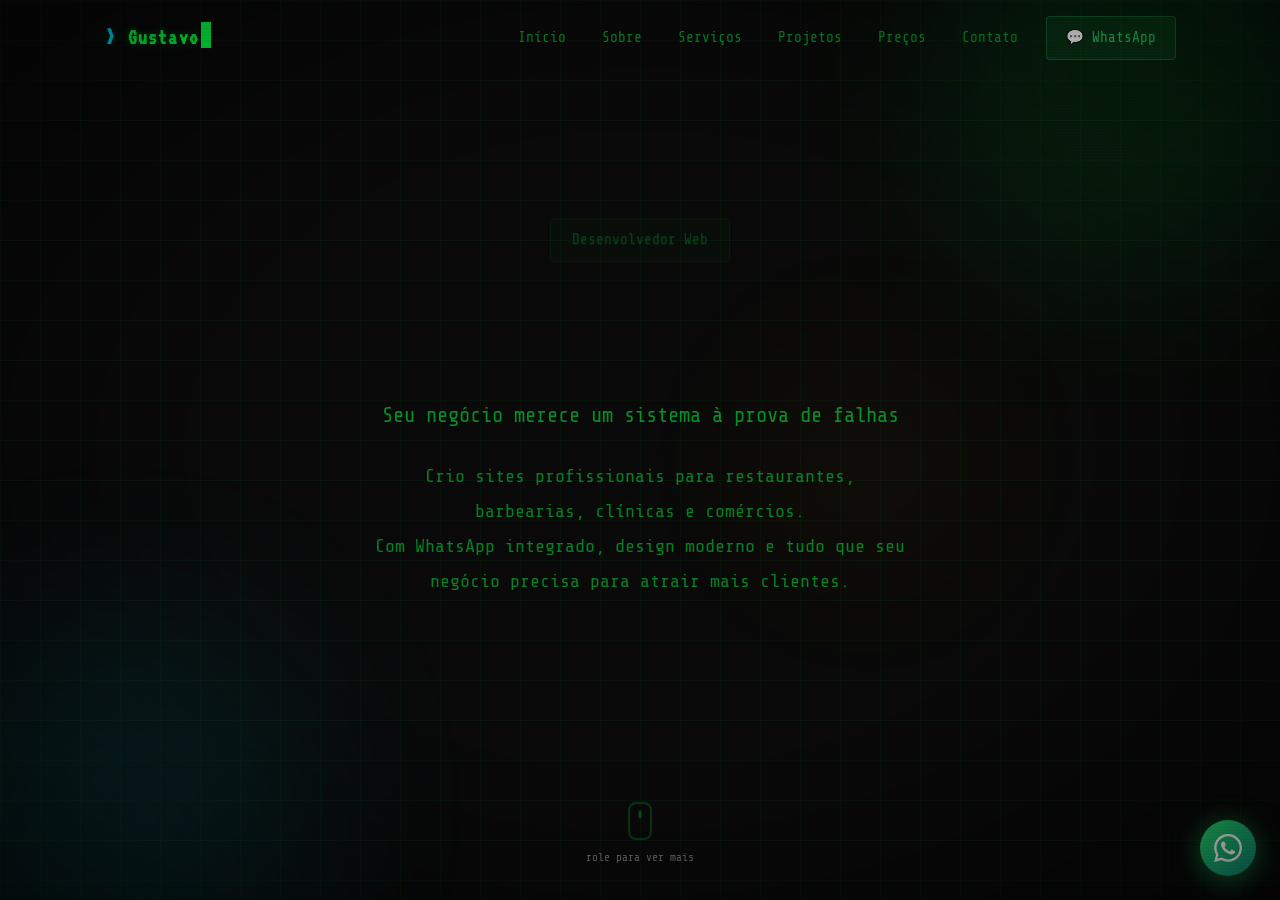
<file: index.html>
<!DOCTYPE html>
<html lang="pt-BR">
<head>
  <meta charset="UTF-8">
  <meta name="viewport" content="width=device-width, initial-scale=1.0">
  <title>Gustavo - Desenvolvedor Web</title>
  <meta http-equiv="refresh" content="0; url=portfolio/">
  <link rel="canonical" href="portfolio/">
  <style>
    * { margin: 0; padding: 0; box-sizing: border-box; }
    body {
      background: #0a0a0a;
      color: #00ff41;
      font-family: 'Courier New', monospace;
      display: flex; align-items: center; justify-content: center;
      min-height: 100vh; text-align: center; padding: 2rem;
    }
    .container { max-width: 500px; }
    .prompt { color: #00d4ff; }
    .cursor {
      display: inline-block; width: 10px; height: 1.2em;
      background: #00ff41; margin-left: 4px;
      animation: blink 1s step-end infinite; vertical-align: text-bottom;
    }
    @keyframes blink { 50% { opacity: 0; } }
    p { margin-top: 1.5rem; color: rgba(0,255,65,0.5); font-size: 0.9rem; }
    a { color: #00ff41; }
  </style>
</head>
<body>
  <div class="container">
    <div><span class="prompt">❯</span> Redirecionando<span class="cursor"></span></div>
    <p>Se não for redirecionado, <a href="portfolio/">clique aqui</a></p>
  </div>
</body>
</html>
</file>
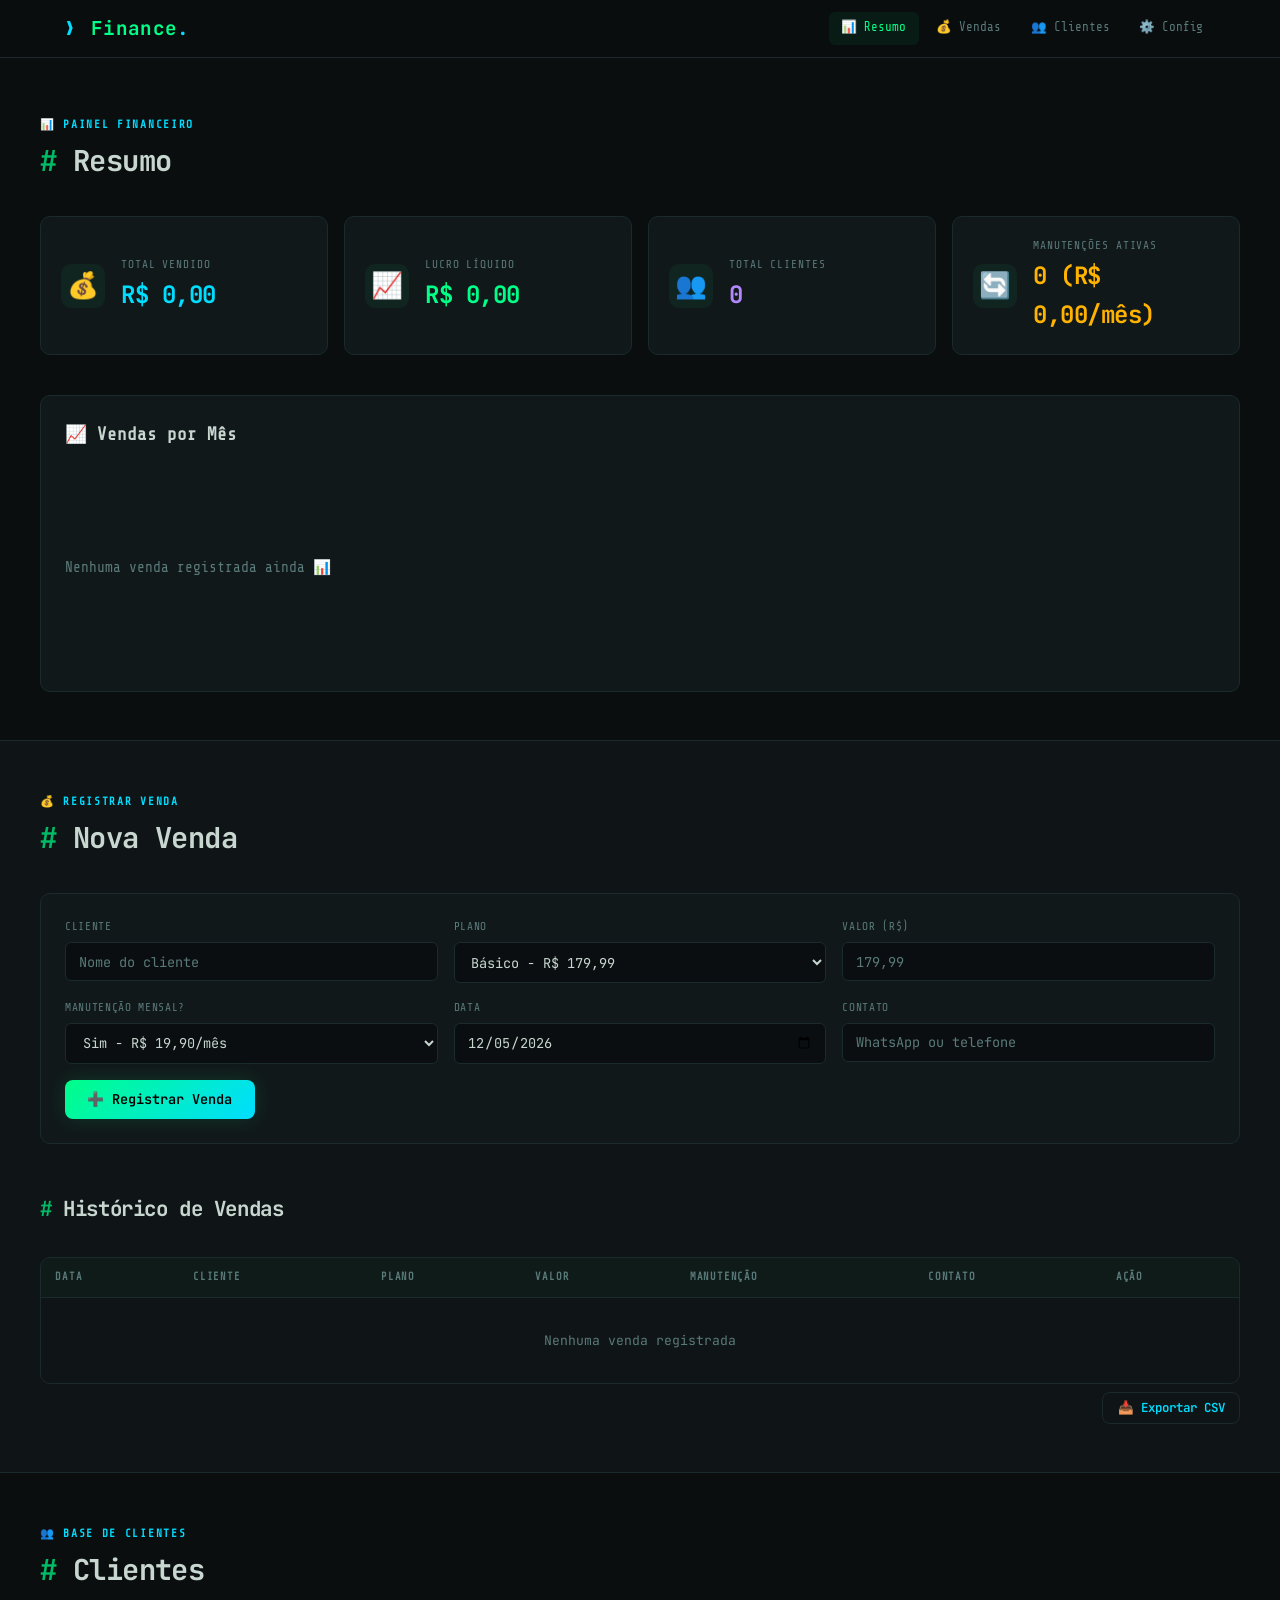
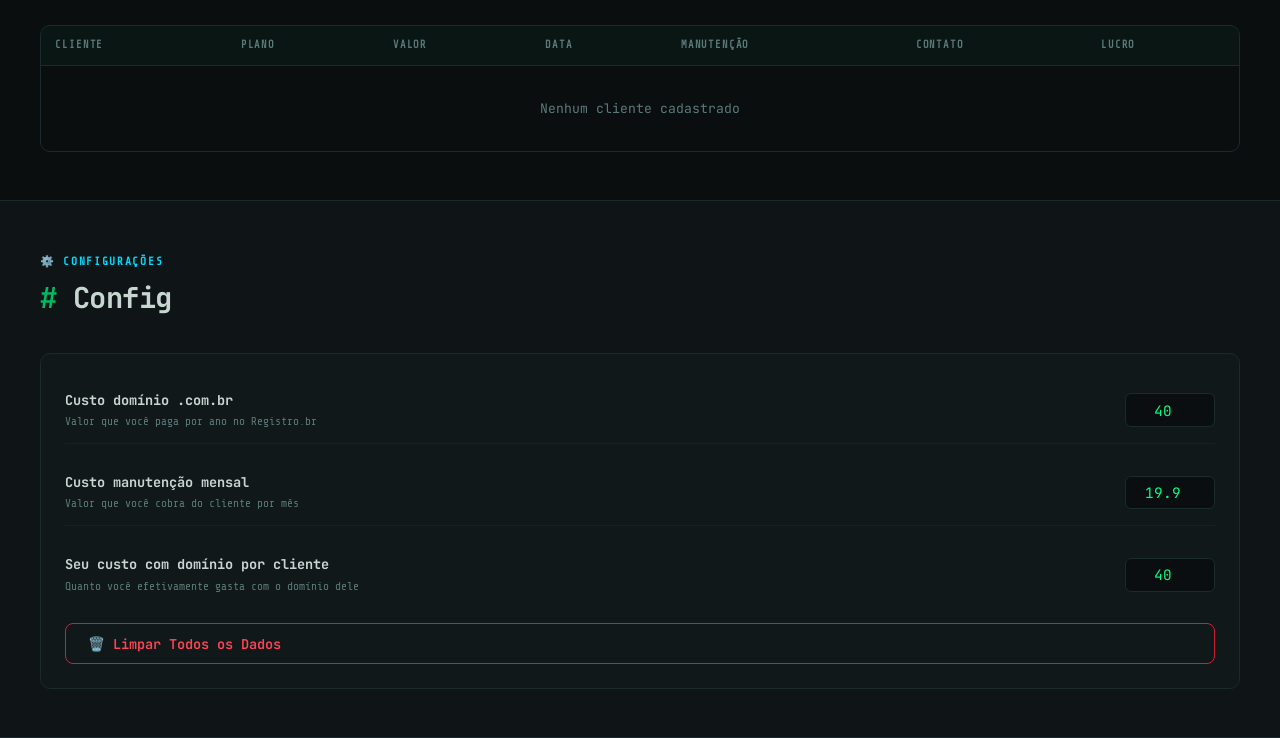
<file: dashboard/index.html>
<!DOCTYPE html>
<html lang="pt-BR">
<head>
  <meta charset="UTF-8">
  <meta name="viewport" content="width=device-width, initial-scale=1.0">
  <title>Dashboard · Controle Financeiro</title>
  <link rel="preconnect" href="https://fonts.googleapis.com">
  <link rel="preconnect" href="https://fonts.gstatic.com" crossorigin>
  <link href="https://fonts.googleapis.com/css2?family=JetBrains+Mono:wght@400;500;600;700;800&family=Share+Tech+Mono&family=VT323&display=swap" rel="stylesheet">
  <link rel="stylesheet" href="css/style.css">
</head>
<body>

  <!-- NAVBAR -->
  <nav class="d-nav" id="dNav">
    <div class="d-nav-inner">
      <a href="#" class="d-brand"><span class="prompt">❯</span> Finance<span class="dash">.</span></a>
      <div class="d-nav-links">
        <a href="#resumo" class="active">📊 Resumo</a>
        <a href="#vendas">💰 Vendas</a>
        <a href="#clientes">👥 Clientes</a>
        <a href="#config">⚙️ Config</a>
      </div>
    </div>
  </nav>

  <!-- MAIN -->
  <main class="d-main">

    <!-- RESUME SECTION -->
    <section class="d-section" id="resumo">
      <div class="d-container">
        <div class="d-header">
          <span class="d-label">📊 Painel Financeiro</span>
          <h2>Resumo</h2>
        </div>
        <div class="cards-row" id="resumeCards">
          <div class="d-card total-card"><div class="d-card-icon">💰</div><div class="d-card-body"><span class="d-card-label">Total Vendido</span><strong class="d-card-value" id="totalVendido">R$ 0</strong></div></div>
          <div class="d-card lucro-card"><div class="d-card-icon">📈</div><div class="d-card-body"><span class="d-card-label">Lucro Líquido</span><strong class="d-card-value" id="lucroLiquido">R$ 0</strong></div></div>
          <div class="d-card clientes-card"><div class="d-card-icon">👥</div><div class="d-card-body"><span class="d-card-label">Total Clientes</span><strong class="d-card-value" id="totalClientes">0</strong></div></div>
          <div class="d-card manut-card"><div class="d-card-icon">🔄</div><div class="d-card-body"><span class="d-card-label">Manutenções Ativas</span><strong class="d-card-value" id="totalManut">0</strong></div></div>
        </div>
        <div class="chart-area">
          <h3 class="chart-title">📈 Vendas por Mês</h3>
          <div class="chart-bars" id="chartBars"></div>
        </div>
      </div>
    </section>

    <!-- VENDAS SECTION -->
    <section class="d-section d-section-alt" id="vendas">
      <div class="d-container">
        <div class="d-header">
          <span class="d-label">💰 Registrar Venda</span>
          <h2>Nova Venda</h2>
        </div>
        <form class="d-form" id="vendaForm">
          <div class="form-row">
            <div class="form-group"><label>Cliente</label><input type="text" id="clienteNome" placeholder="Nome do cliente" required></div>
            <div class="form-group"><label>Plano</label><select id="planoTipo" required><option value="Básico">Básico - R$ 179,99</option><option value="Premium">Premium - R$ 299,99</option></select></div>
            <div class="form-group"><label>Valor (R$)</label><input type="number" id="valorVenda" step="0.01" placeholder="179,99" required></div>
          </div>
          <div class="form-row">
            <div class="form-group"><label>Manutenção Mensal?</label><select id="temManutencao"><option value="sim">Sim - R$ 19,90/mês</option><option value="nao">Não</option></select></div>
            <div class="form-group"><label>Data</label><input type="date" id="dataVenda" required></div>
            <div class="form-group"><label>Contato</label><input type="text" id="contatoCliente" placeholder="WhatsApp ou telefone"></div>
          </div>
          <button type="submit" class="d-btn d-btn-primary">➕ Registrar Venda</button>
        </form>

        <div style="margin-top:3rem">
          <div class="d-header">
            <h2 style="font-size:1.3rem">Histórico de Vendas</h2>
          </div>
          <div class="d-table-wrap">
            <table class="d-table" id="tabelaVendas">
              <thead><tr><th>Data</th><th>Cliente</th><th>Plano</th><th>Valor</th><th>Manutenção</th><th>Contato</th><th>Ação</th></tr></thead>
              <tbody id="vendasBody"></tbody>
            </table>
          </div>
          <div style="text-align:right;margin-top:.5rem">
            <button class="d-btn d-btn-small" id="exportarCSV">📥 Exportar CSV</button>
          </div>
        </div>
      </div>
    </section>

    <!-- CLIENTES SECTION -->
    <section class="d-section" id="clientes">
      <div class="d-container">
        <div class="d-header">
          <span class="d-label">👥 Base de Clientes</span>
          <h2>Clientes</h2>
        </div>
        <div class="d-table-wrap">
          <table class="d-table" id="tabelaClientes">
            <thead><tr><th>Cliente</th><th>Plano</th><th>Valor</th><th>Data</th><th>Manutenção</th><th>Contato</th><th>Lucro</th></tr></thead>
            <tbody id="clientesBody"></tbody>
          </table>
        </div>
      </div>
    </section>

    <!-- CONFIG SECTION -->
    <section class="d-section d-section-alt" id="config">
      <div class="d-container">
        <div class="d-header">
          <span class="d-label">⚙️ Configurações</span>
          <h2>Config</h2>
        </div>
        <div class="config-area">
          <div class="config-item">
            <div><strong>Custo domínio .com.br</strong><span>Valor que você paga por ano no Registro.br</span></div>
            <input type="number" id="custoDominio" value="40" step="1" class="config-input">
          </div>
          <div class="config-item">
            <div><strong>Custo manutenção mensal</strong><span>Valor que você cobra do cliente por mês</span></div>
            <input type="number" id="valorManutencao" value="19.90" step="0.01" class="config-input">
          </div>
          <div class="config-item">
            <div><strong>Seu custo com domínio por cliente</strong><span>Quanto você efetivamente gasta com o domínio dele</span></div>
            <input type="number" id="custoDominioCliente" value="40" step="1" class="config-input">
          </div>
          <button class="d-btn d-btn-secondary" id="limparDados">🗑️ Limpar Todos os Dados</button>
        </div>
      </div>
    </section>

  </main>

  <script src="js/main.js"></script>
</body>
</html>
</file>
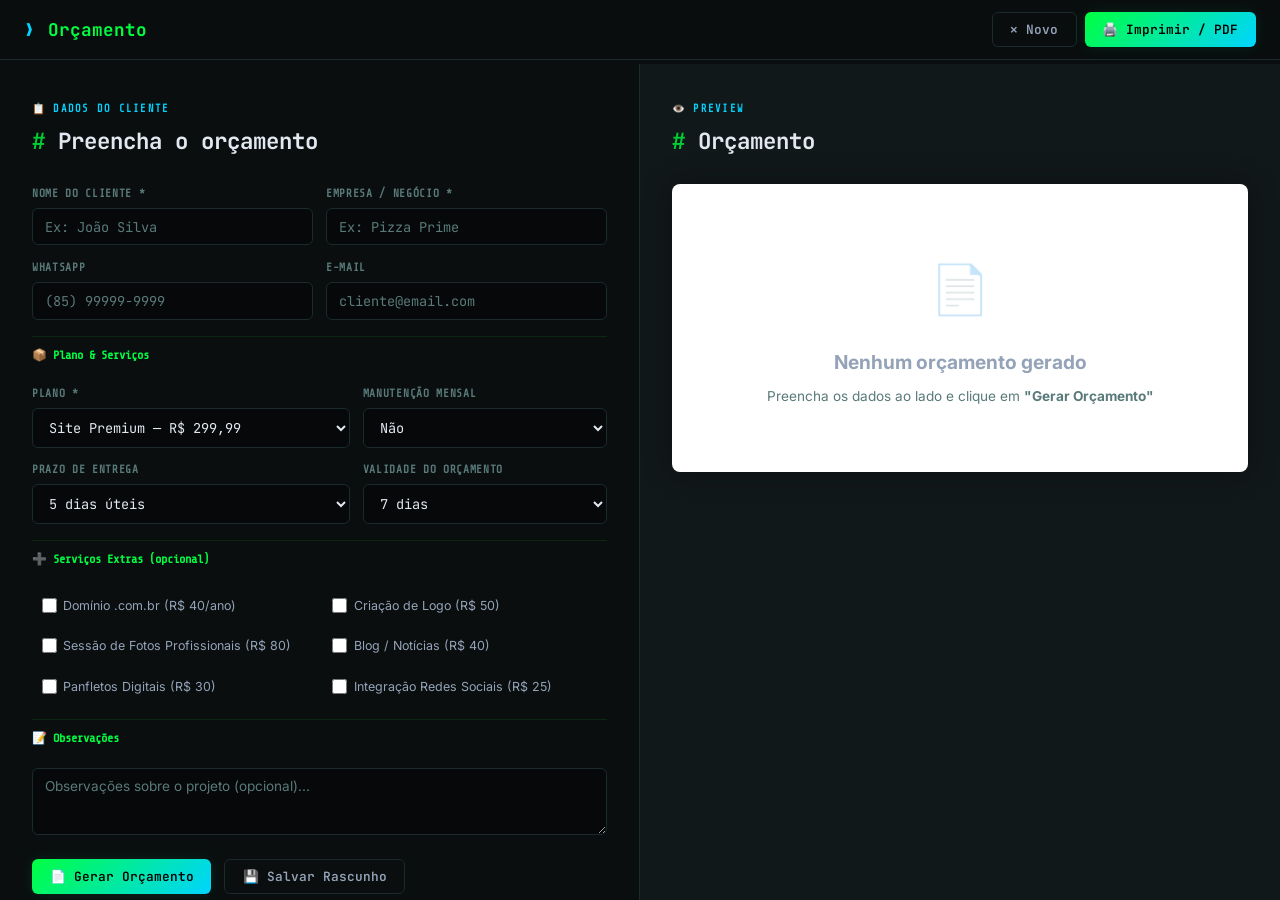
<file: gerador/index.html>
<!DOCTYPE html>
<html lang="pt-BR">
<head>
  <meta charset="UTF-8">
  <meta name="viewport" content="width=device-width, initial-scale=1.0">
  <title>Gerador de Orçamento · Sites Profissionais</title>
  <link rel="preconnect" href="https://fonts.googleapis.com">
  <link rel="preconnect" href="https://fonts.gstatic.com" crossorigin>
  <link href="https://fonts.googleapis.com/css2?family=Inter:wght@300;400;500;600;700;800&family=JetBrains+Mono:wght@400;500;600;700&family=Share+Tech+Mono&display=swap" rel="stylesheet">
  <link rel="stylesheet" href="css/style.css">
</head>
<body>

  <!-- NAVBAR -->
  <nav class="g-nav" id="gNav">
    <div class="g-nav-inner">
      <a href="../" class="g-brand"><span class="prompt">❯</span> Orçamento</a>
      <div class="g-nav-actions">
        <button class="g-btn g-btn-outline" id="btnLimpar" title="Novo orçamento">✕ Novo</button>
        <button class="g-btn g-btn-primary" id="btnPrint">🖨️ Imprimir / PDF</button>
      </div>
    </div>
  </nav>

  <!-- MAIN CONTENT -->
  <main class="g-main">

    <div class="g-editor">

      <!-- ─── LEFT: FORM ─── -->
      <section class="g-form-section" id="formSection">
        <div class="g-form-header">
          <span class="g-form-badge">📋 Dados do Cliente</span>
          <h2>Preencha o orçamento</h2>
        </div>

        <form class="g-form" id="orcForm">
          <!-- Cliente -->
          <div class="g-form-grid">
            <div class="g-field">
              <label>Nome do Cliente *</label>
              <input type="text" id="clienteNome" placeholder="Ex: João Silva" required>
            </div>
            <div class="g-field">
              <label>Empresa / Negócio *</label>
              <input type="text" id="clienteEmpresa" placeholder="Ex: Pizza Prime" required>
            </div>
            <div class="g-field">
              <label>WhatsApp</label>
              <input type="text" id="clienteWhats" placeholder="(85) 99999-9999">
            </div>
            <div class="g-field">
              <label>E-mail</label>
              <input type="email" id="clienteEmail" placeholder="cliente@email.com">
            </div>
          </div>

          <!-- Plano -->
          <div class="g-form-divider">📦 Plano & Serviços</div>
          <div class="g-form-grid">
            <div class="g-field">
              <label>Plano *</label>
              <select id="planoTipo" required>
                <option value="basico">Site Básico — R$ 179,99</option>
                <option value="premium" selected>Site Premium — R$ 299,99</option>
                <option value="custom">Personalizado — Valor sob consulta</option>
              </select>
            </div>
            <div class="g-field">
              <label>Manutenção Mensal</label>
              <select id="temManutencao">
                <option value="sim">Sim — R$ 19,90/mês</option>
                <option value="nao" selected>Não</option>
              </select>
            </div>
            <div class="g-field">
              <label>Prazo de Entrega</label>
              <select id="prazoEntrega">
                <option value="3">3 dias úteis</option>
                <option value="5" selected>5 dias úteis</option>
                <option value="7">7 dias úteis</option>
                <option value="15">15 dias úteis</option>
              </select>
            </div>
            <div class="g-field">
              <label>Validade do Orçamento</label>
              <select id="validadeOrcamento">
                <option value="3">3 dias</option>
                <option value="5">5 dias</option>
                <option value="7" selected>7 dias</option>
                <option value="15">15 dias</option>
              </select>
            </div>
          </div>

          <!-- Serviços extras -->
          <div class="g-form-divider">➕ Serviços Extras (opcional)</div>
          <div class="g-checkbox-grid" id="extrasGrid">
            <label class="g-checkbox"><input type="checkbox" value="dominio" data-preco="40"> Domínio .com.br (R$ 40/ano)</label>
            <label class="g-checkbox"><input type="checkbox" value="logo" data-preco="50"> Criação de Logo (R$ 50)</label>
            <label class="g-checkbox"><input type="checkbox" value="fotos" data-preco="80"> Sessão de Fotos Profissionais (R$ 80)</label>
            <label class="g-checkbox"><input type="checkbox" value="blog" data-preco="40"> Blog / Notícias (R$ 40)</label>
            <label class="g-checkbox"><input type="checkbox" value="panfletos" data-preco="30"> Panfletos Digitais (R$ 30)</label>
            <label class="g-checkbox"><input type="checkbox" value="redes" data-preco="25"> Integração Redes Sociais (R$ 25)</label>
          </div>

          <!-- Observações -->
          <div class="g-form-divider">📝 Observações</div>
          <div class="g-field">
            <textarea id="observacoes" rows="3" placeholder="Observações sobre o projeto (opcional)..."></textarea>
          </div>

          <!-- Ações -->
          <div class="g-form-actions">
            <button type="button" class="g-btn g-btn-primary" id="btnGerar">📄 Gerar Orçamento</button>
            <button type="button" class="g-btn g-btn-outline" id="btnSalvarRascunho">💾 Salvar Rascunho</button>
          </div>
        </form>
      </section>

      <!-- ─── RIGHT: PREVIEW ─── -->
      <section class="g-preview-section" id="previewSection">
        <div class="g-form-header">
          <span class="g-form-badge">👁️ Preview</span>
          <h2>Orçamento</h2>
        </div>

        <div class="g-preview-wrapper" id="previewWrapper">
          <!-- Orçamento gerado aqui -->
          <div class="g-budget" id="budgetPreview">
            <div class="g-budget-empty">
              <div class="g-budget-empty-icon">📄</div>
              <h3>Nenhum orçamento gerado</h3>
              <p>Preencha os dados ao lado e clique em <strong>"Gerar Orçamento"</strong></p>
            </div>
          </div>
        </div>
      </section>

    </div>
  </main>

  <script src="js/main.js"></script>
</body>
</html>
</file>
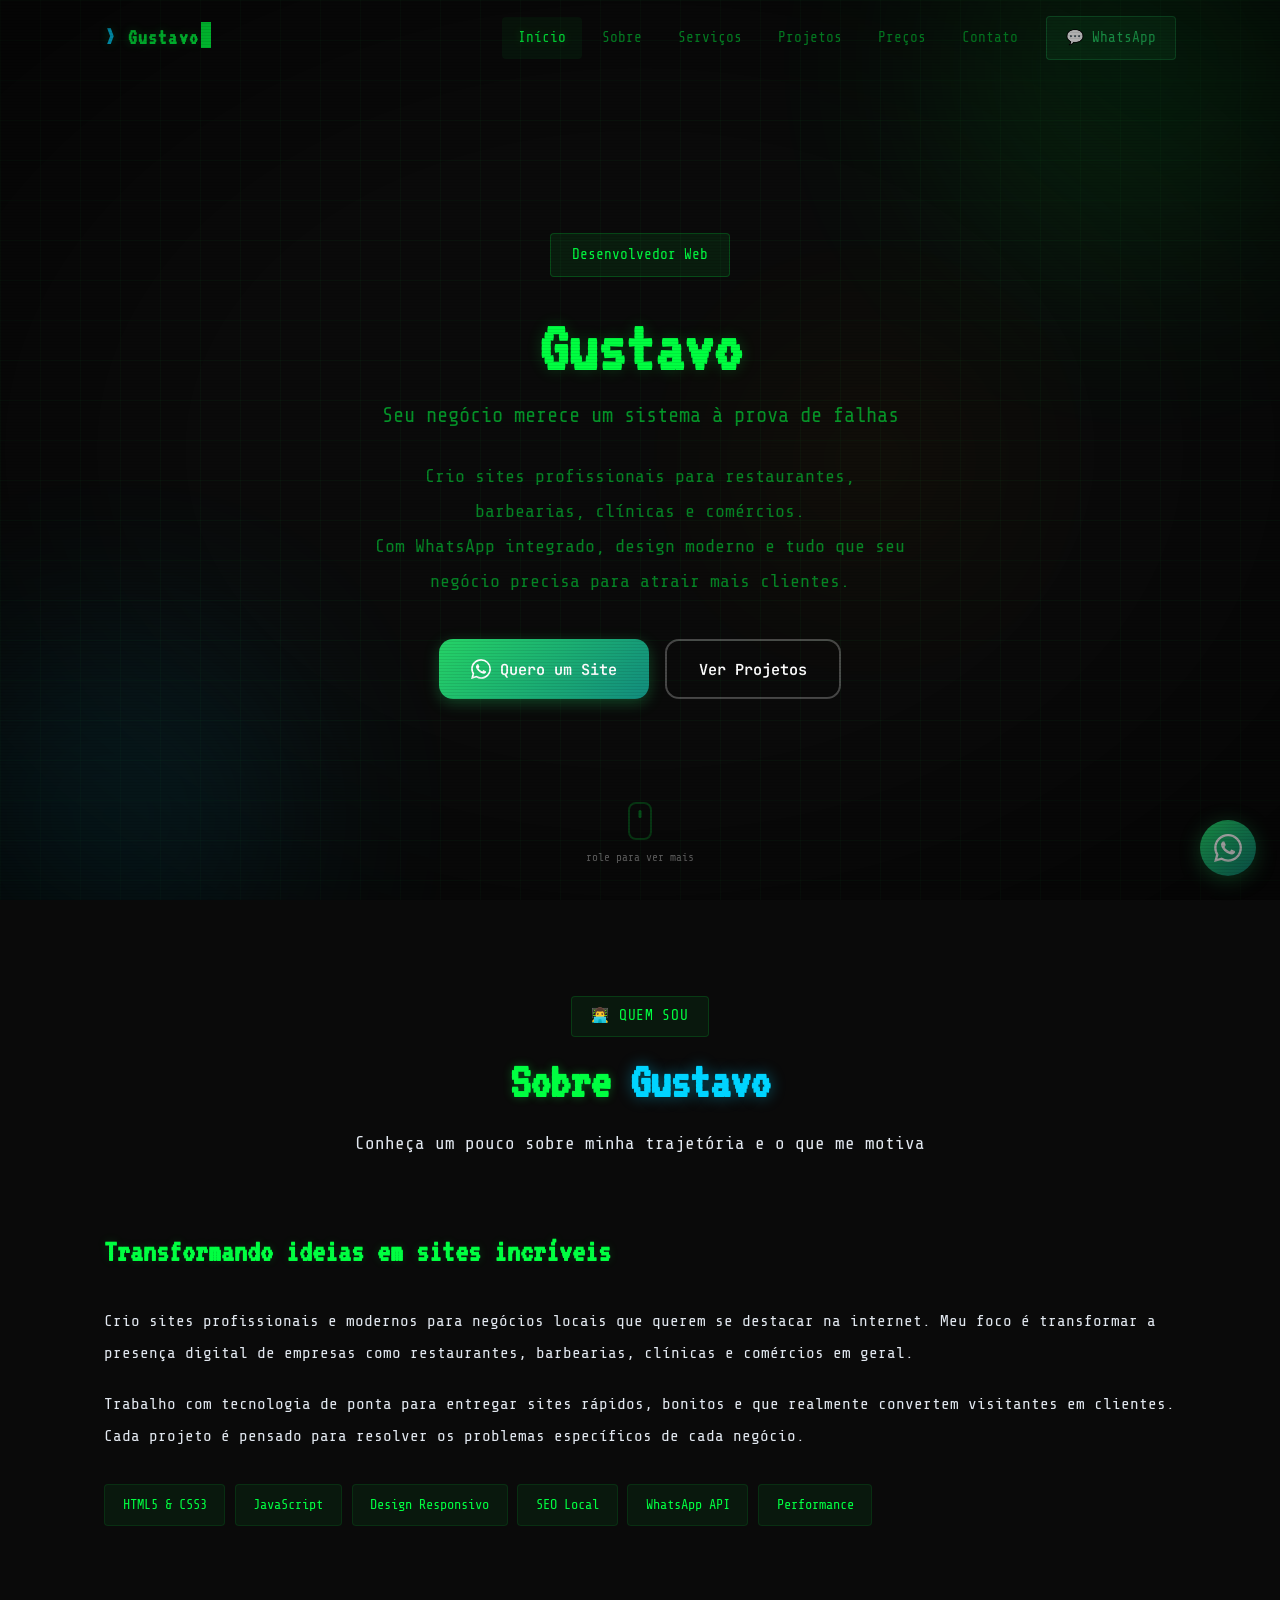
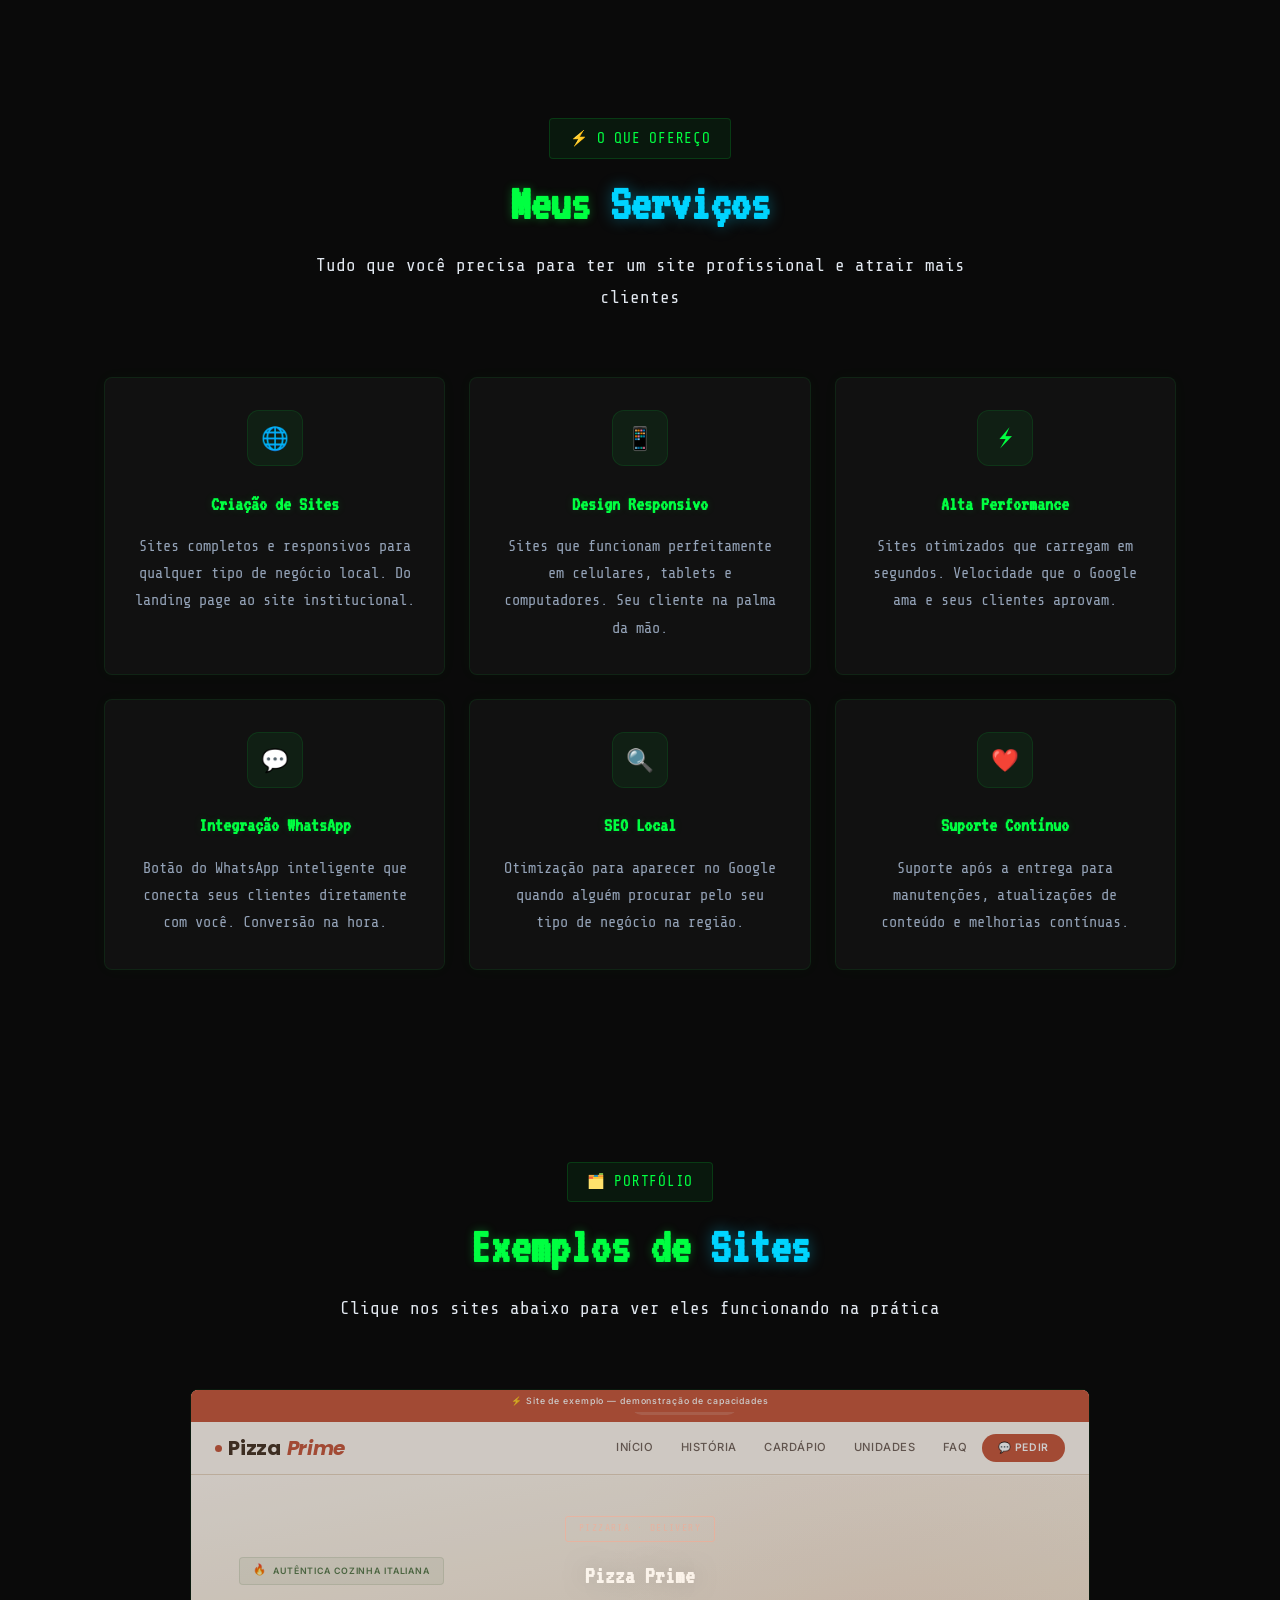
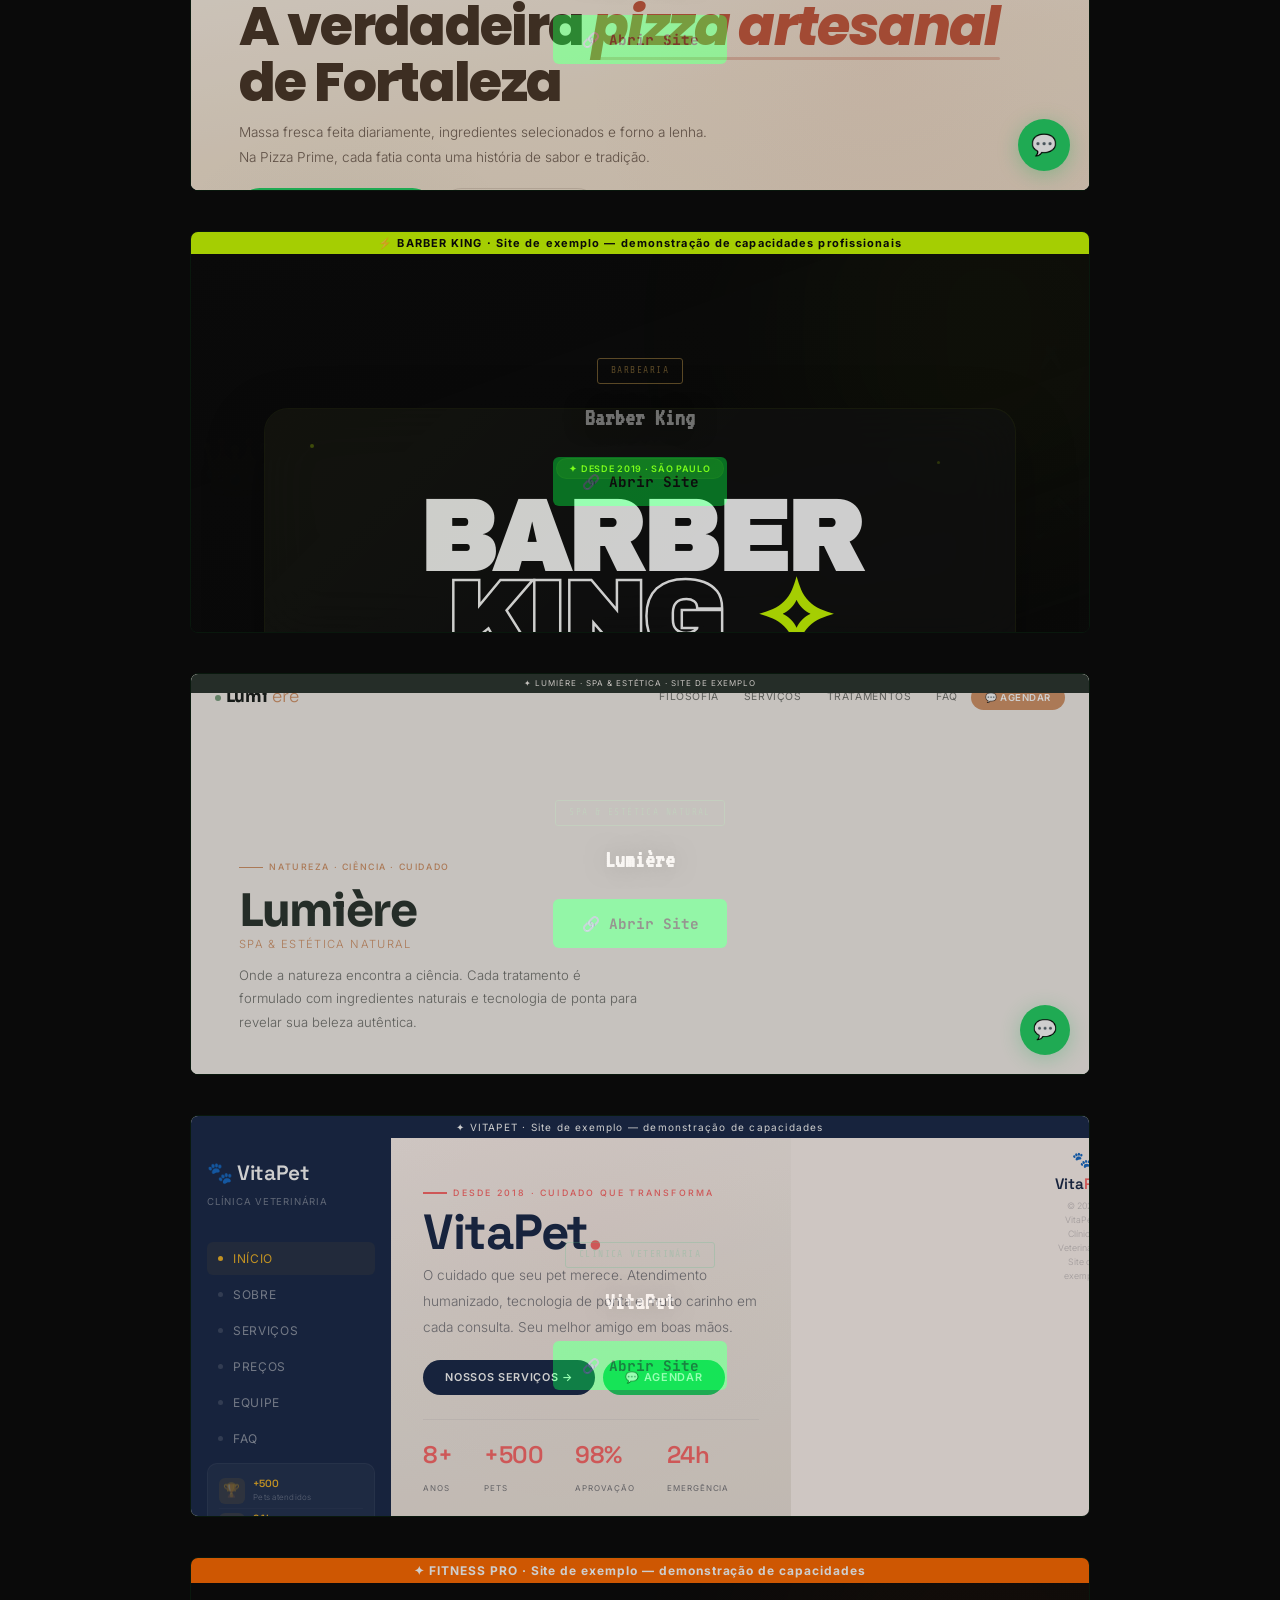
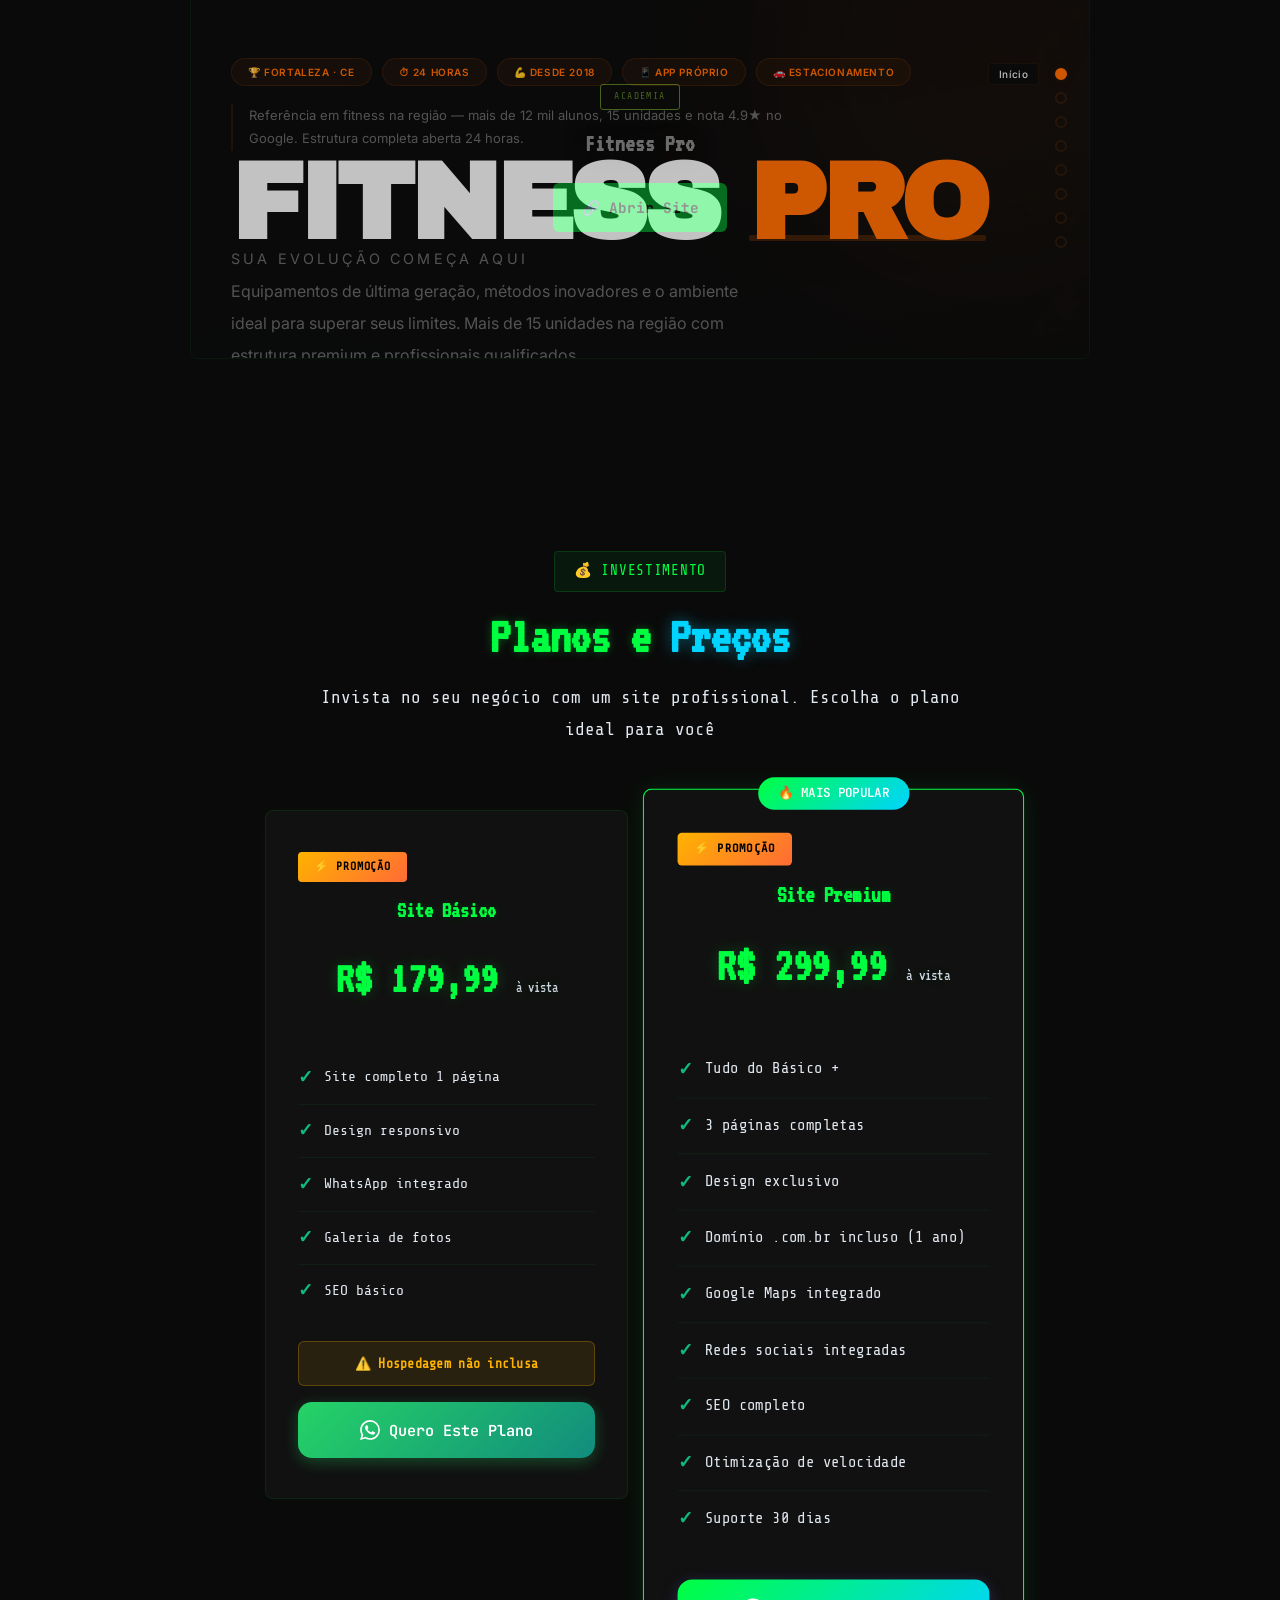
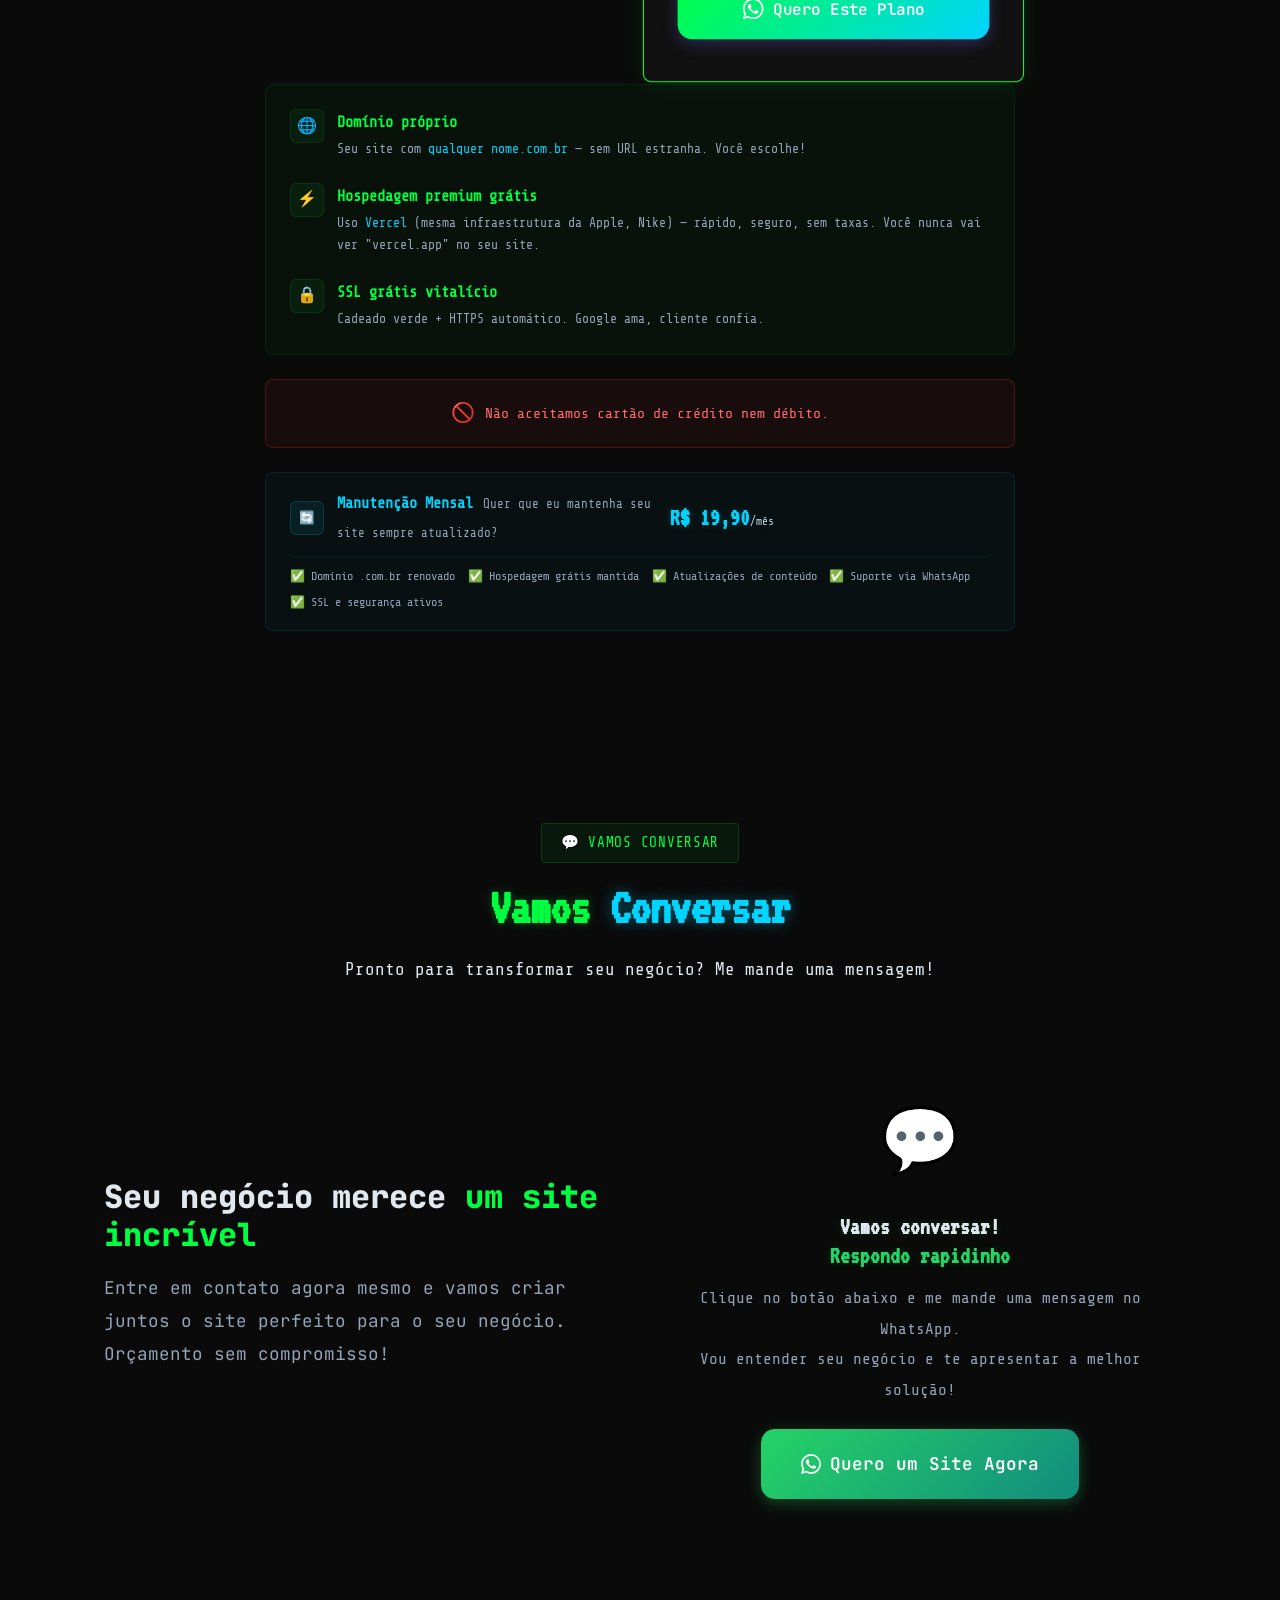
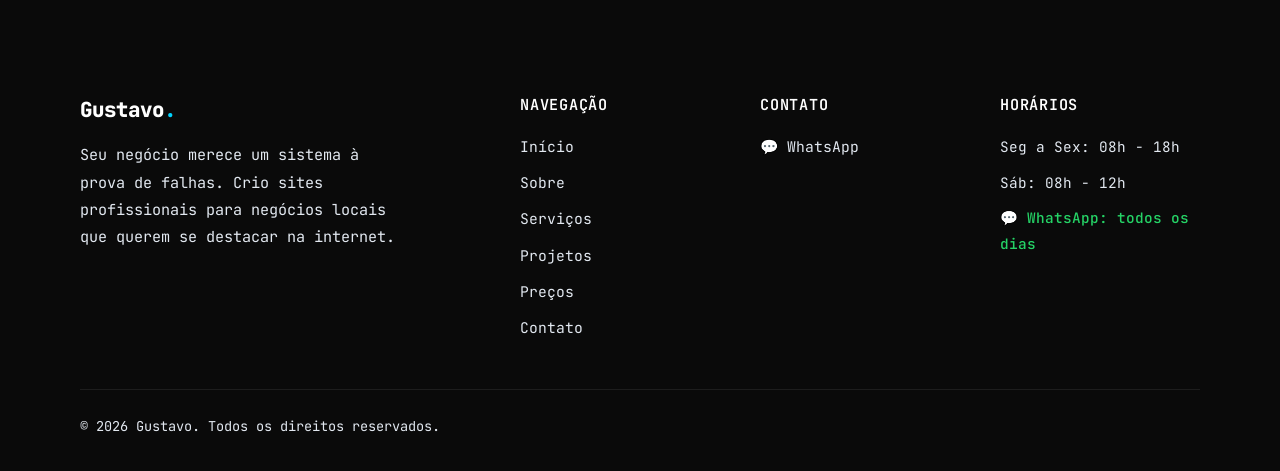
<file: portfolio/index.html>
<!DOCTYPE html>
<html lang="pt-BR">
<head>
  <meta charset="UTF-8">
  <meta name="viewport" content="width=device-width, initial-scale=1.0">
  <meta name="theme-color" content="#6366f1">

  <title>Gustavo - Desenvolvedor Web</title>
  <meta name="description" content="Crio sites profissionais para restaurantes, barbearias, clínicas e comércios locais. Site rápido, bonito e com WhatsApp integrado.">
  <meta name="keywords" content="criação de sites, desenvolvedor web, sites para negócios locais">

  <meta property="og:type" content="website">
  <meta property="og:locale" content="pt_BR">

  <link rel="icon" href="data:image/svg+xml,<svg xmlns='http://www.w3.org/2000/svg' viewBox='0 0 100 100'><text y='.9em' font-size='90'>🚀</text></svg>">
  <link rel="stylesheet" href="css/style.css">
</head>
<body>

  <!-- NAVBAR -->
  <nav class="navbar" id="navbar"></nav>

  <!-- HERO -->
  <section class="hero" id="hero"></section>

  <!-- ABOUT -->
  <section class="section" id="about">
    <div class="container">
      <div class="section-header">
        <span class="label">👨‍💻 Quem Sou</span>
        <h2>Sobre <span>Gustavo</span></h2>
        <p>Conheça um pouco sobre minha trajetória e o que me motiva</p>
      </div>
      <div class="about-grid"></div>
    </div>
  </section>

  <!-- SERVICES -->
  <section class="section section-alt" id="services">
    <div class="container">
      <div class="section-header">
        <span class="label">⚡ O que Ofereço</span>
        <h2>Meus <span>Serviços</span></h2>
        <p>Tudo que você precisa para ter um site profissional e atrair mais clientes</p>
      </div>
      <div class="services-grid"></div>
    </div>
  </section>

  <!-- PROJECTS -->
  <section class="section" id="projects">
    <div class="container">
      <div class="section-header">
        <span class="label">🗂️ Portfólio</span>
        <h2>Projetos <span>Recentes</span></h2>
        <p>Conheça alguns dos sites que crio para diferentes tipos de negócio</p>
      </div>
      <div class="projects-grid"></div>
    </div>
  </section>

  <!-- PRICING -->
  <section class="section section-alt" id="pricing">
    <div class="container">
      <div class="section-header">
        <span class="label">💰 Investimento</span>
        <h2>Planos e <span>Preços</span></h2>
        <p>Invista no seu negócio com um site profissional. Escolha o plano ideal para você</p>
      </div>
      <div class="pricing-grid"></div>
    </div>
  </section>

  <!-- CONTACT -->
  <section class="section section-alt" id="contact">
    <div class="container">
      <div class="section-header">
        <span class="label">💬 Vamos Conversar</span>
        <h2>Entre em <span>Contato</span></h2>
        <p>Pronto para transformar seu negócio? Me mande uma mensagem!</p>
      </div>
      <div class="contact-grid">
        <div class="contact-info"></div>
        <div class="contact-cta"></div>
      </div>
    </div>
  </section>

  <!-- FOOTER -->
  <footer class="footer" id="footer"></footer>

  <!-- WHATSAPP FLOAT -->
  <div class="whatsapp-float" id="whatsapp-float"></div>

  <!-- SCRIPTS -->
  <script src="js/config.js"></script>
  <script src="js/main.js"></script>

</body>
</html>
</file>
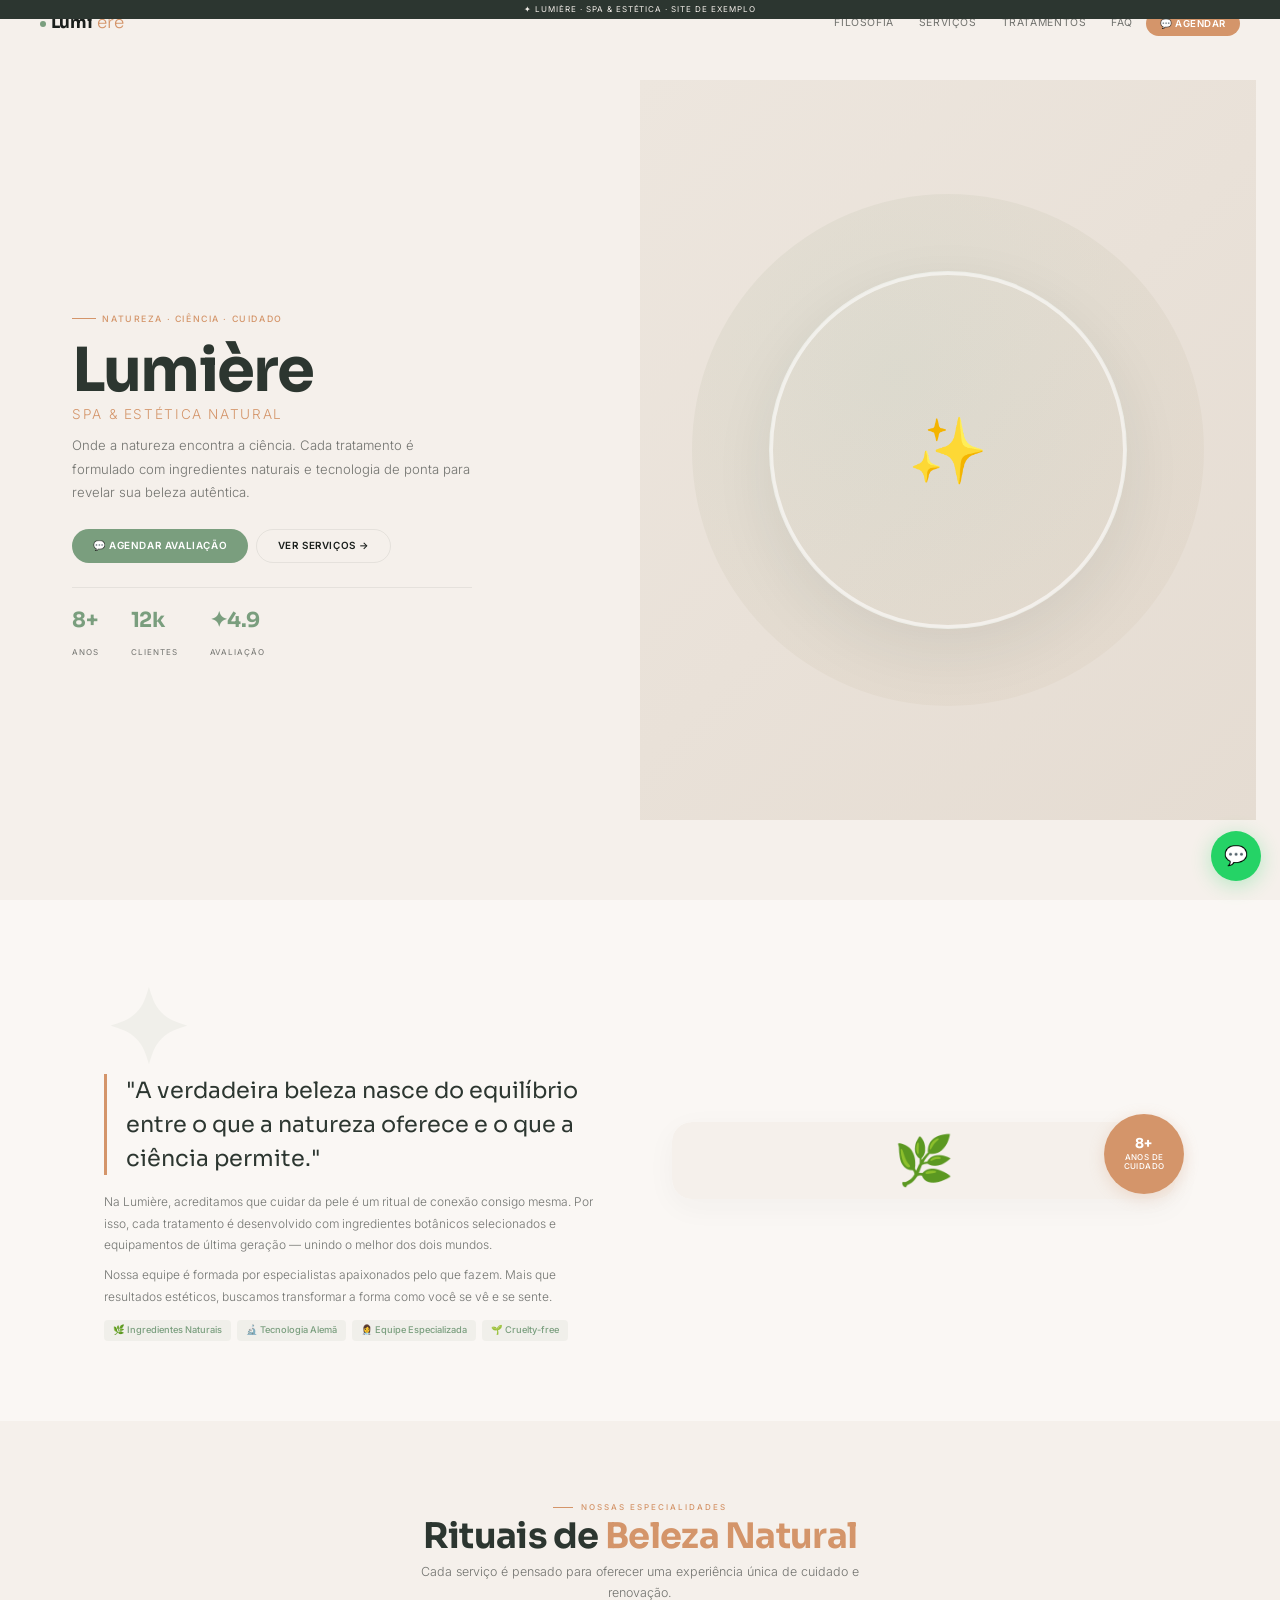
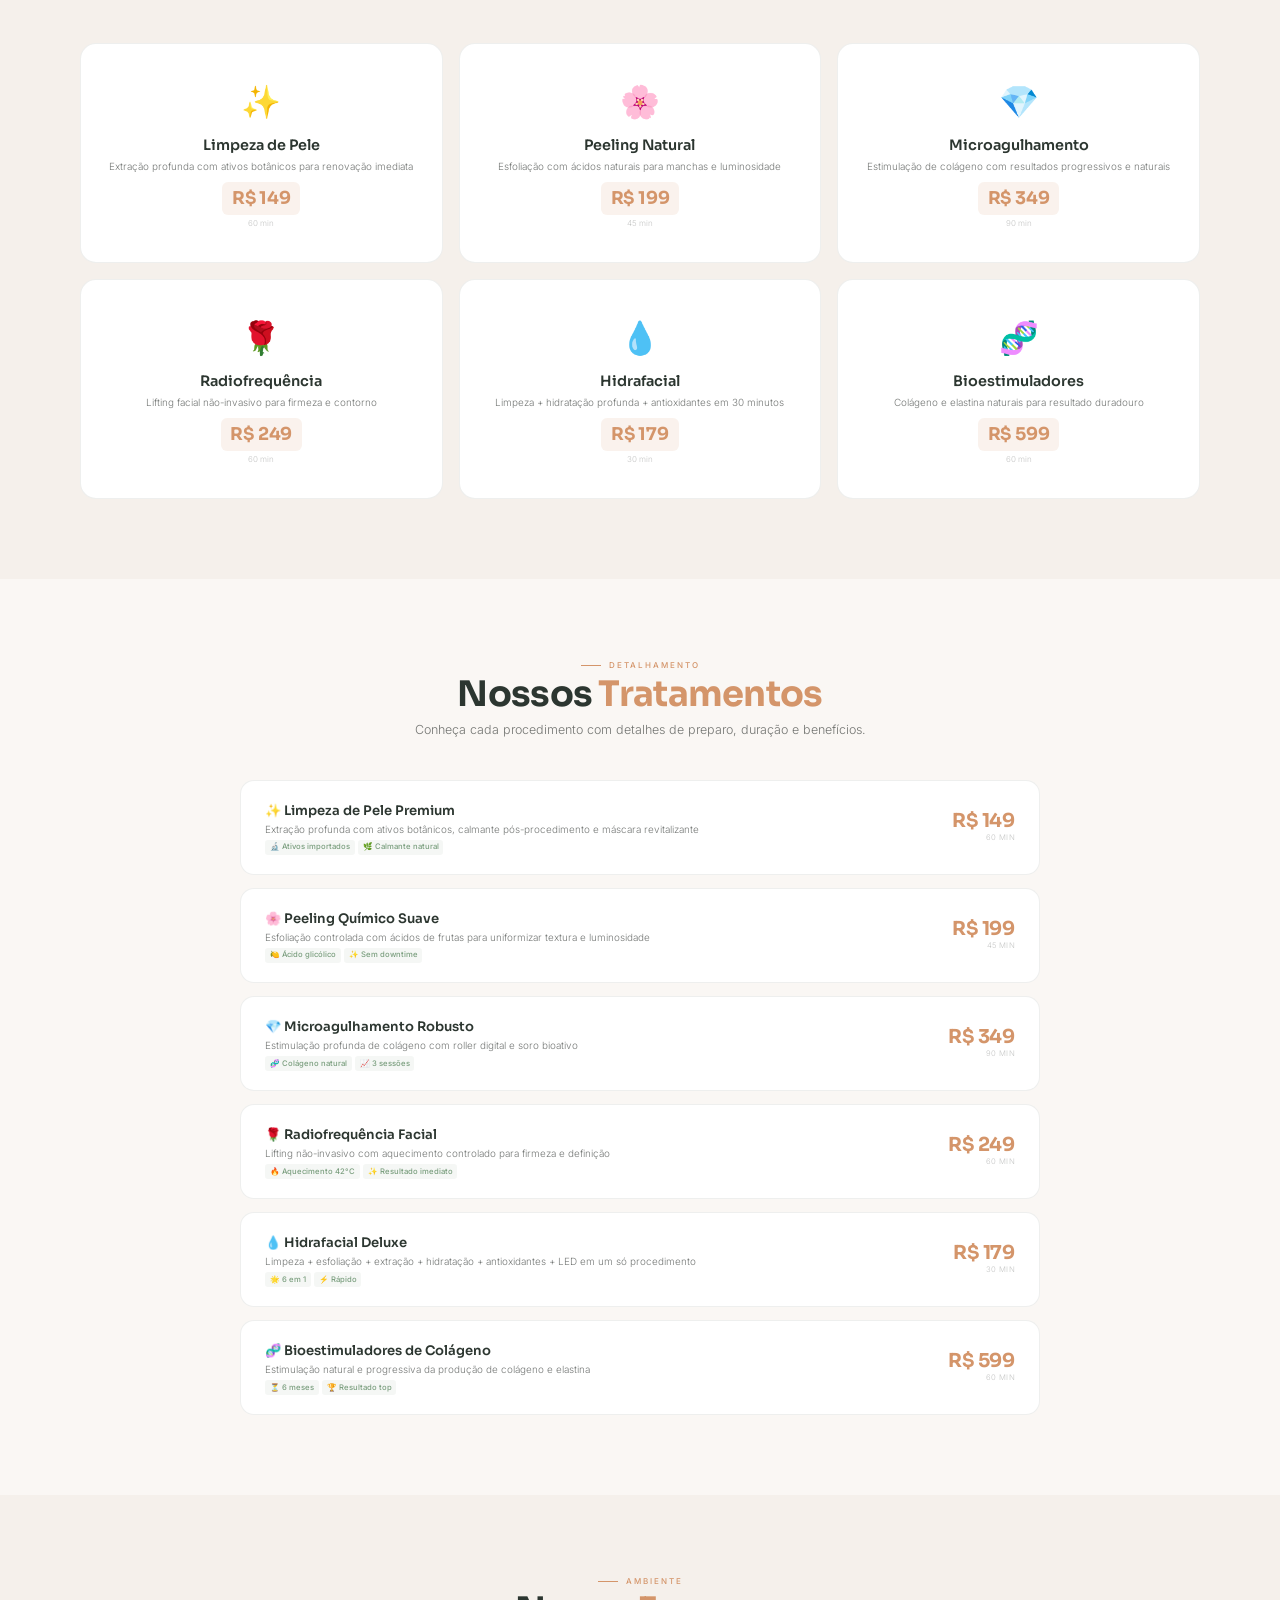
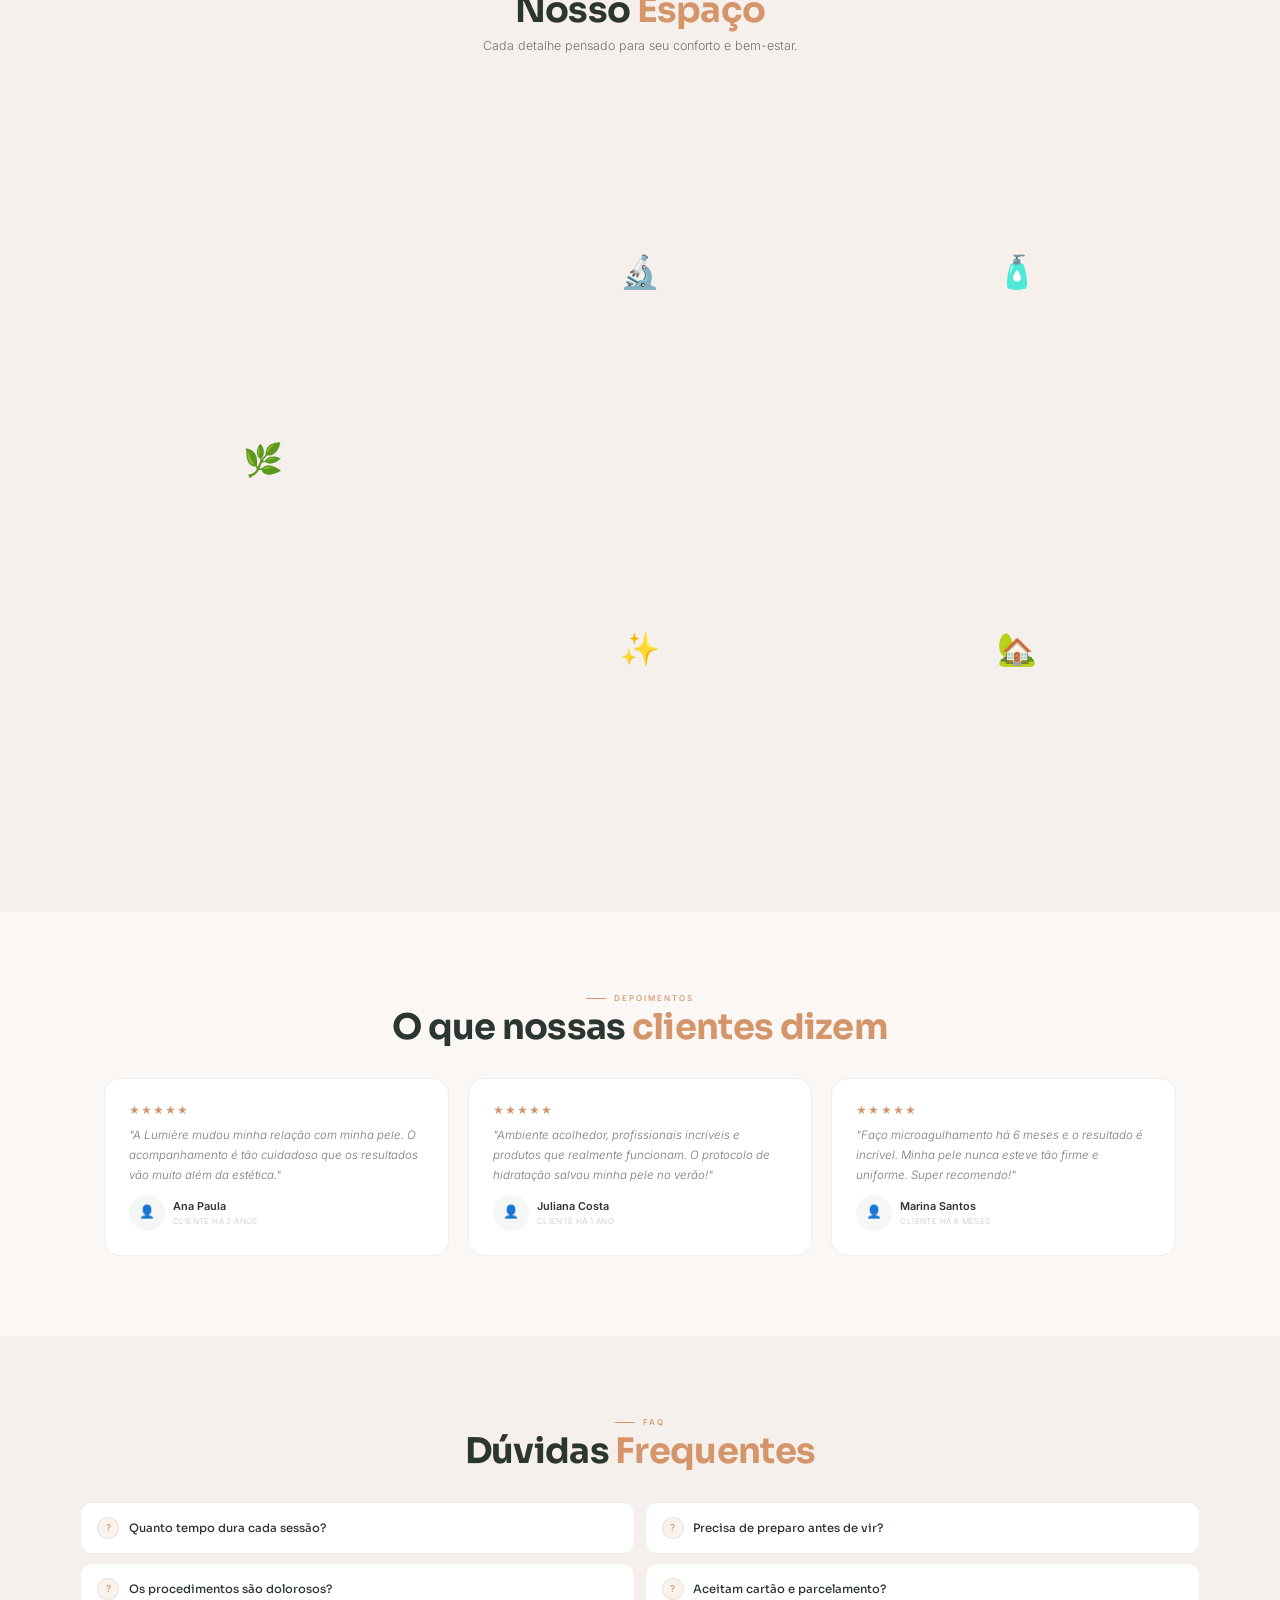
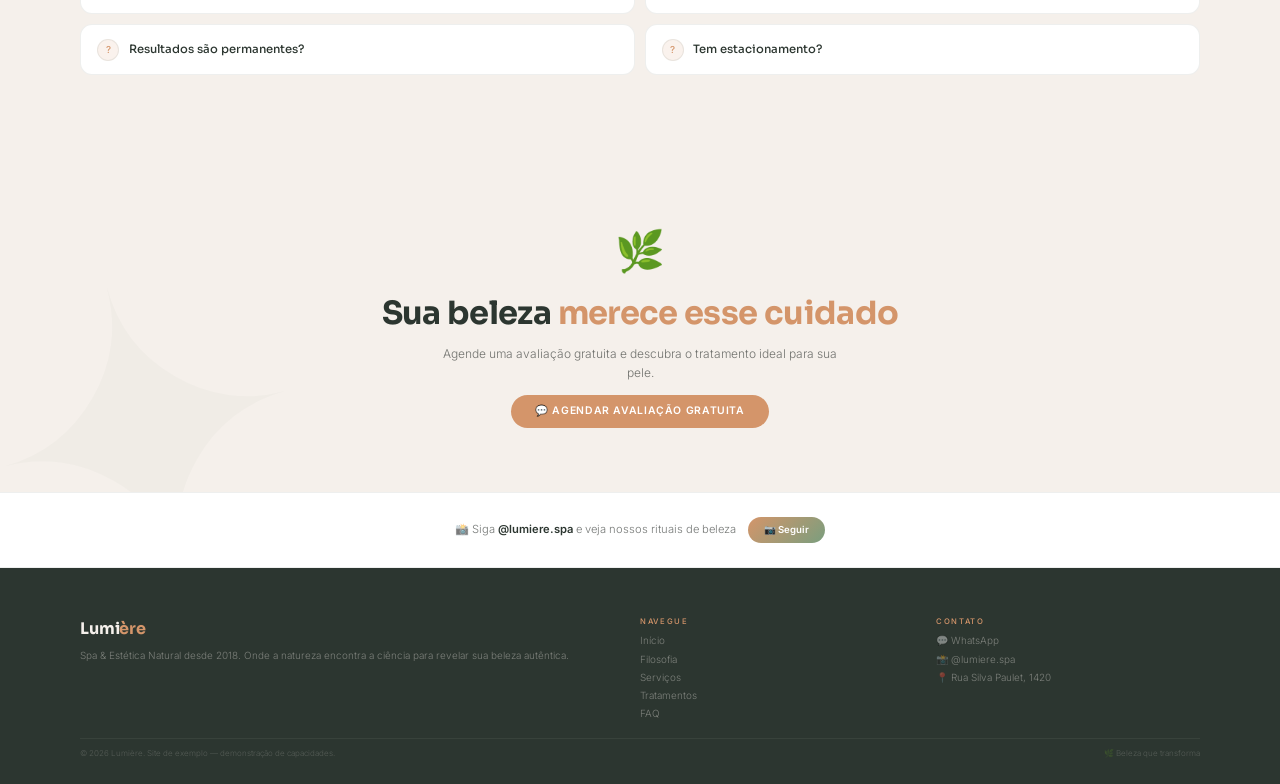
<file: samples/clinica-lumiere/index.html>
<!DOCTYPE html>
<html lang="pt-BR">
<head>
<meta charset="UTF-8">
<meta name="viewport" content="width=device-width, initial-scale=1.0">
<title>Lumière · Spa & Estética Natural</title>
<link rel="preconnect" href="https://fonts.googleapis.com">
<link rel="preconnect" href="https://fonts.gstatic.com" crossorigin>
<link href="https://fonts.googleapis.com/css2?family=Sora:wght@300;400;500;600;700;800&family=Inter:wght@200;300;400;500;600&display=swap" rel="stylesheet">
<style>
*,*::before,*::after{margin:0;padding:0;box-sizing:border-box}
:root{--sage:#7A9E7E;--sage-l:rgba(122,158,126,.08);--sage-m:rgba(122,158,126,.15);--cream:#F5F0EB;--cream2:#EDE6DE;--cream3:#E5DCD2;--copper:#D4956A;--copper-l:rgba(212,149,106,.12);--copper-m:rgba(212,149,106,.25);--forest:#2C3630;--txt:#1A1F1C;--txt2:rgba(26,31,28,.6);--txt3:rgba(26,31,28,.25);--wpp:#25D366;--bg:#FAF7F4;--card:#FFFFFF;--border:rgba(44,54,48,.08)}
html{scroll-behavior:smooth;-webkit-font-smoothing:antialiased}
body{font-family:'Inter',sans-serif;background:var(--bg);color:var(--txt);overflow-x:hidden;font-weight:300;line-height:1.6}
img{max-width:100%;height:auto;display:block}
a{color:inherit;text-decoration:none}
button{cursor:pointer;font-family:inherit}
ul{list-style:none}
::selection{background:var(--sage);color:#fff}

.sample-banner{position:fixed;top:0;left:0;right:0;z-index:10000;background:var(--forest);color:var(--cream);text-align:center;padding:.2rem;font-size:.5rem;letter-spacing:.12em;font-weight:400;text-transform:uppercase}

/* ─── BG LEAVES ─── */
.bg-leaves{position:fixed;inset:0;z-index:0;pointer-events:none;overflow:hidden}
.bg-leaves .leaf{position:absolute;font-size:clamp(6rem,18vw,16rem);opacity:.025;transform:rotate(-15deg)}
.bg-leaves .leaf:nth-child(1){top:-5%;right:-3%}
.bg-leaves .leaf:nth-child(2){bottom:-8%;left:-5%;transform:rotate(25deg);font-size:clamp(8rem,22vw,20rem)}
.bg-leaves .leaf:nth-child(3){top:40%;left:2%;font-size:clamp(3rem,8vw,7rem);opacity:.018}

/* ─── NAV ─── */
.nav{position:fixed;top:0;left:0;right:0;z-index:1000;padding:.6rem 1.5rem;transition:background .35s,backdrop-filter .35s,border-bottom .35s;background:transparent}
.nav.scrolled{background:rgba(250,247,244,.94);backdrop-filter:blur(14px);-webkit-backdrop-filter:blur(14px);border-bottom:1px solid var(--border)}
.nav .in{max-width:1200px;margin:0 auto;display:flex;align-items:center;justify-content:space-between}
.nav-brand{font-family:'Sora',sans-serif;font-size:1.05rem;font-weight:700;color:var(--txt);letter-spacing:-.02em;display:flex;align-items:center;gap:.3rem}
.nav-brand .dot{display:inline-block;width:6px;height:6px;background:var(--sage);border-radius:50%}
.nav-brand em{font-style:normal;color:var(--copper);font-weight:300}
.nav-links{display:flex;align-items:center;gap:.05rem}
.nav-links a{padding:.35rem .75rem;font-size:.65rem;color:var(--txt2);letter-spacing:.06em;text-transform:uppercase;transition:.25s;border-radius:6px;font-weight:400}
.nav-links a:hover{color:var(--sage);background:var(--sage-l)}
.nav-links .btn-nav{background:var(--copper);color:#fff!important;padding:.3rem .9rem;border-radius:100px;font-size:.6rem;font-weight:600;letter-spacing:.05em}
.nav-links .btn-nav:hover{background:#c48358!important;color:#fff!important;transform:translateY(-1px)}
.mt{display:none;flex-direction:column;gap:4px;cursor:pointer;padding:5px;background:none;border:none}
.mt span{width:20px;height:1.5px;background:var(--txt);border-radius:2px;transition:.3s}
.mt.active span:nth-child(1){transform:rotate(45deg) translate(4px,4px)}.mt.active span:nth-child(2){opacity:0}.mt.active span:nth-child(3){transform:rotate(-45deg) translate(4px,-4px)}

/* ─── HERO — SPLIT ORGANIC ─── */
.hero{min-height:100vh;display:grid;grid-template-columns:1fr 1fr;position:relative;background:var(--cream)}
.hero-left{display:flex;align-items:center;padding:8rem 3rem 4rem;position:relative}
.hero-left .inner{position:relative;z-index:2;max-width:500px}
.hero-left .badge{display:inline-flex;align-items:center;gap:.4rem;font-size:.55rem;color:var(--copper);letter-spacing:.18em;text-transform:uppercase;font-weight:500;margin-bottom:.8rem}
.hero-left .badge::before{content:'';width:24px;height:1px;background:var(--copper)}
.hero-left h1{font-family:'Sora',sans-serif;font-size:clamp(2.2rem,5vw,3.8rem);font-weight:700;line-height:1.05;letter-spacing:-.03em;color:var(--forest);margin-bottom:.3rem}
.hero-left h1 .thin{display:block;font-family:'Inter',sans-serif;font-size:clamp(.7rem,1.2vw,.85rem);font-weight:300;color:var(--copper);letter-spacing:.12em;text-transform:uppercase;margin-top:.3rem}
.hero-left p{font-size:.82rem;color:var(--txt2);line-height:1.8;margin:.8rem 0 1.5rem;max-width:400px;font-weight:300}
.hero-left .btn-group{display:flex;gap:.5rem;flex-wrap:wrap}
.hero-left .btn{display:inline-flex;align-items:center;gap:.4rem;padding:.5rem 1.3rem;border:none;border-radius:100px;font-size:.62rem;font-weight:600;letter-spacing:.06em;text-transform:uppercase;transition:.3s;font-family:'Inter',sans-serif}
.hero-left .btn-primary{background:var(--sage);color:#fff}
.hero-left .btn-primary:hover{transform:translateY(-2px);box-shadow:0 8px 25px var(--sage-m)}
.hero-left .btn-out{background:transparent;border:1px solid var(--border);color:var(--txt)}
.hero-left .btn-out:hover{background:var(--sage-l);border-color:var(--sage);color:var(--sage)}
.hero-right{position:relative;overflow:hidden;display:flex;align-items:center;justify-content:center;background:linear-gradient(135deg,var(--cream2),var(--cream3))}
.hero-right .deco-circle{position:absolute;width:clamp(300px,40vw,600px);height:clamp(300px,40vw,600px);border-radius:50%;background:radial-gradient(circle at 40% 35%,rgba(122,158,126,.12),rgba(212,149,106,.06));animation:floatDrift 12s ease-in-out infinite}
@keyframes floatDrift{0%,100%{transform:translate(0,0)}50%{transform:translate(-3%,2%)}}
.hero-right .deco-circle2{position:absolute;width:clamp(200px,28vw,420px);height:clamp(200px,28vw,420px);border-radius:50%;border:1px solid var(--sage-m);animation:floatDrift 15s ease-in-out infinite reverse}  .hero-right{min-height:40vh}  .hero-right .hero-img{position:relative;z-index:2;width:clamp(200px,28vw,400px);height:clamp(200px,28vw,400px);border-radius:50%;overflow:hidden;box-shadow:0 20px 60px rgba(44,54,48,.08);border:4px solid rgba(255,255,255,.6)}
.hero-right .hero-img img{width:100%;height:100%;object-fit:cover}
.hero-stats{display:flex;gap:2rem;margin-top:1.5rem;padding-top:1rem;border-top:1px solid var(--border)}
.hero-stats div{text-align:left}
.hero-stats strong{display:block;font-family:'Sora',sans-serif;font-size:1.3rem;color:var(--sage);font-weight:700;letter-spacing:-.02em}
.hero-stats span{font-size:.5rem;color:var(--txt2);letter-spacing:.12em;text-transform:uppercase;font-weight:400}

/* ─── CURVED DIVIDER ─── */
.curve-div{position:relative;height:80px;overflow:hidden;margin-top:-1px}
.curve-div svg{position:absolute;bottom:0;width:100%;height:80px;fill:var(--bg)}

/* ─── SECTIONS ─── */
section{padding:5rem 1.5rem;position:relative;z-index:1}
.container{max-width:1120px;margin:0 auto}
.sec-t{font-size:.5rem;color:var(--copper);letter-spacing:.25em;text-transform:uppercase;font-weight:500;margin-bottom:.2rem;display:flex;align-items:center;gap:.5rem}
.sec-t::before{content:'';width:20px;height:1px;background:var(--copper)}
.sec-h{font-family:'Sora',sans-serif;font-size:clamp(1.4rem,2.8vw,2.2rem);font-weight:700;color:var(--forest);letter-spacing:-.02em;line-height:1.1;margin-bottom:.3rem}
.sec-h em{color:var(--copper);font-style:normal}
.sec-p{font-size:.78rem;color:var(--txt2);max-width:480px;line-height:1.7;font-weight:300}
.sec-ctr{text-align:center}
.sec-ctr .sec-t{justify-content:center}
.sec-ctr .sec-p{margin:0 auto}

.section-alt{background:var(--cream)}
.section-forest{background:var(--forest);color:var(--cream)}
.section-forest .sec-t{color:var(--copper)}.section-forest .sec-h{color:var(--cream)}.section-forest .sec-p{color:rgba(245,240,235,.6)}

/* ─── PHILOSOPHY ─── */
.phil-g{display:grid;grid-template-columns:1fr 1fr;gap:4rem;align-items:center}
.phil-txt .big-num{font-family:'Sora',sans-serif;font-size:clamp(4rem,8vw,7rem);font-weight:800;color:var(--sage-l);line-height:1;letter-spacing:-.04em;margin-bottom:-.5rem}
.phil-txt .quote{font-family:'Sora',sans-serif;font-size:clamp(1.1rem,1.8vw,1.4rem);font-weight:400;line-height:1.5;color:var(--forest);position:relative;padding-left:1.2rem;border-left:3px solid var(--copper);margin-bottom:1rem}
.phil-txt p{font-size:.75rem;color:var(--txt2);line-height:1.8;margin-bottom:.5rem;font-weight:300}
.phil-txt .tags-g{display:flex;gap:.4rem;flex-wrap:wrap;margin-top:.8rem}
.phil-txt .tags-g span{display:flex;align-items:center;gap:.2rem;font-size:.58rem;color:var(--sage);font-weight:500;background:var(--sage-l);padding:.2rem .55rem;border-radius:4px}
.phil-img{position:relative}
.phil-img .frame{border-radius:20px;overflow:hidden;box-shadow:0 8px 30px rgba(44,54,48,.04)}
.phil-img .frame img{width:100%;height:clamp(300px,40vw,480px);object-fit:cover;transition:.6s}
.phil-img .frame:hover img{transform:scale(1.05)}
.phil-img .stamp{position:absolute;top:-.5rem;right:-.5rem;width:80px;height:80px;background:var(--copper);color:#fff;border-radius:50%;display:flex;flex-direction:column;align-items:center;justify-content:center;font-size:.5rem;font-weight:500;letter-spacing:.05em;text-transform:uppercase;text-align:center;line-height:1.2;box-shadow:0 4px 15px var(--copper-m)}
.phil-img .stamp strong{font-family:'Sora',sans-serif;font-size:.85rem;display:block}

/* ─── SERVICES ─── */
.serv-g{display:grid;grid-template-columns:repeat(3,1fr);gap:1rem}
.serv-card{background:var(--card);border-radius:16px;padding:2rem 1.5rem;text-align:center;transition:.4s;border:1px solid var(--border);position:relative;overflow:hidden}
.serv-card::after{content:'';position:absolute;bottom:0;left:0;right:0;height:4px;background:var(--sage);transform:scaleX(0);transition:.4s;transform-origin:left}
.serv-card:hover::after{transform:scaleX(1)}
.serv-card:hover{transform:translateY(-6px);box-shadow:0 12px 40px rgba(44,54,48,.04);border-color:var(--sage-m)}
.serv-card .ico{font-size:2rem;margin-bottom:.4rem;display:block}
.serv-card h4{font-family:'Sora',sans-serif;font-size:.9rem;font-weight:600;color:var(--forest);margin-bottom:.15rem}
.serv-card p{font-size:.62rem;color:var(--txt2);line-height:1.5;font-weight:300}
.serv-card .price{display:inline-block;margin-top:.5rem;font-family:'Sora',sans-serif;font-size:1.1rem;font-weight:700;color:var(--copper);background:var(--copper-l);padding:.15rem .6rem;border-radius:6px;letter-spacing:-.01em}
.serv-card .time{font-size:.5rem;color:var(--txt3);margin-top:.15rem}

/* ─── TREATMENTS (large cards) ─── */
.treat-g{display:grid;grid-template-columns:1fr;gap:.8rem;max-width:800px;margin:0 auto}
.treat-item{display:flex;align-items:center;justify-content:space-between;background:var(--card);border:1px solid var(--border);border-radius:14px;padding:1.2rem 1.5rem;transition:.3s}
.treat-item:hover{border-color:var(--sage-m);transform:translateX(6px);box-shadow:0 4px 20px rgba(44,54,48,.02)}
.treat-item .inf{display:flex;flex-direction:column;gap:.05rem}
.treat-item .inf .name{font-family:'Sora',sans-serif;font-size:.82rem;font-weight:600;color:var(--forest)}
.treat-item .inf .desc{font-size:.62rem;color:var(--txt2);font-weight:300}
.treat-item .inf .tags{display:flex;gap:.2rem;margin-top:.1rem}
.treat-item .inf .tags span{font-size:.48rem;background:var(--sage-l);color:var(--sage);padding:.08rem .3rem;border-radius:3px;font-weight:500}
.treat-item .right{text-align:right;display:flex;flex-direction:column;align-items:flex-end;gap:.1rem}
.treat-item .right .price{font-family:'Sora',sans-serif;font-size:1.2rem;font-weight:700;color:var(--copper);letter-spacing:-.01em;line-height:1}
.treat-item .right .time{font-size:.48rem;color:var(--txt3);letter-spacing:.05em;text-transform:uppercase}

/* ─── GALLERY — Masonry Style ─── */
.gal-g{display:grid;grid-template-columns:repeat(3,1fr);gap:.6rem}
.gal-item{position:relative;overflow:hidden;border-radius:12px;aspect-ratio:1}
.gal-item:first-child{grid-row:span 2;aspect-ratio:auto}
.gal-item img{width:100%;height:100%;object-fit:cover;transition:.5s}
.gal-item:hover img{transform:scale(1.06)}
.gal-item .cap{position:absolute;bottom:0;left:0;right:0;padding:2rem .8rem .6rem;background:linear-gradient(transparent,rgba(44,54,48,.6));color:#fff;font-size:.65rem;font-weight:400;opacity:0;transition:.4s}
.gal-item:hover .cap{opacity:1}
.gal-item .cap em{display:block;font-size:.5rem;opacity:.7;font-style:normal;margin-top:.05rem}

/* ─── TESTIMONIALS ─── */
.test-g{display:grid;grid-template-columns:repeat(3,1fr);gap:1.2rem}
.test-card{background:var(--card);border:1px solid var(--border);border-radius:16px;padding:1.5rem;transition:.3s}
.test-card:hover{transform:translateY(-3px);border-color:var(--sage-m);box-shadow:0 8px 30px rgba(44,54,48,.03)}
.test-card .stars{font-size:.65rem;color:var(--copper);letter-spacing:.1em;margin-bottom:.4rem}
.test-card blockquote{font-size:.72rem;color:var(--txt2);line-height:1.7;font-weight:300;font-style:italic;margin-bottom:.6rem}
.test-card .author{display:flex;align-items:center;gap:.5rem}
.test-card .author img{width:36px;height:36px;border-radius:50%;object-fit:cover;border:2px solid var(--sage-m)}
.test-card .author div{display:flex;flex-direction:column}
.test-card .author strong{font-size:.68rem;font-weight:600;color:var(--forest)}
.test-card .author span{font-size:.5rem;color:var(--txt3);letter-spacing:.05em;text-transform:uppercase}

/* ─── FAQ TOOLTIP ─── */
.faq-g{display:grid;grid-template-columns:1fr 1fr;gap:.6rem}
.faq-item{position:relative;background:var(--card);border:1px solid var(--border);border-radius:12px;padding:.85rem 1rem;transition:.2s;cursor:help}
.faq-item:hover{border-color:var(--sage-m);box-shadow:0 4px 20px rgba(44,54,48,.03)}
.faq-item .q-row{display:flex;align-items:center;gap:.6rem}
.faq-item .q-row .q-icon{display:inline-flex;align-items:center;justify-content:center;width:22px;height:22px;border:1px solid var(--border);color:var(--copper);font-size:.6rem;border-radius:50%;flex-shrink:0;font-weight:500;background:var(--copper-l);transition:.3s}
.faq-item:hover .q-row .q-icon{background:var(--copper);color:#fff;border-color:var(--copper)}
.faq-item .q-row .q-text{font-size:.72rem;font-weight:500;color:var(--forest);font-family:'Sora',sans-serif}
.faq-item .tooltip{position:absolute;z-index:10;top:calc(100% + 8px);left:0;right:0;background:var(--card);border:1px solid var(--sage-m);border-radius:10px;padding:.8rem 1rem;box-shadow:0 12px 40px rgba(44,54,48,.08);opacity:0;pointer-events:none;transform:translateY(-4px);transition:all .25s}
.faq-item:hover .tooltip{opacity:1;pointer-events:auto;transform:translateY(0)}
.faq-item .tooltip p{font-size:.63rem;color:var(--txt2);line-height:1.7;font-weight:300}
.faq-item .tooltip::before{content:'';position:absolute;top:-5px;left:24px;width:10px;height:10px;background:var(--card);border-left:1px solid var(--sage-m);border-top:1px solid var(--sage-m);transform:rotate(45deg)}

/* ─── CTA ─── */
.cta-section{text-align:center;padding:4rem 1.5rem;background:var(--cream);position:relative;overflow:hidden}
.cta-section::before{content:'✦';position:absolute;top:-2rem;left:-1rem;font-size:clamp(10rem,30vw,30rem);color:var(--sage-l);opacity:.5;pointer-events:none;transform:rotate(-15deg)}
.cta-section .in{position:relative;z-index:2;max-width:600px;margin:0 auto}
.cta-section .in .ico-b{font-size:2.5rem;margin-bottom:.3rem;display:block}
.cta-section .in h2{font-family:'Sora',sans-serif;font-size:clamp(1.4rem,2.5vw,2rem);color:var(--forest);font-weight:700;letter-spacing:-.02em}
.cta-section .in h2 em{color:var(--copper);font-style:normal}
.cta-section .in p{font-size:.75rem;color:var(--txt2);max-width:420px;margin:.3rem auto .8rem;font-weight:300;line-height:1.6}
.cta-section .in .btn{display:inline-flex;align-items:center;gap:.35rem;padding:.5rem 1.5rem;background:var(--copper);color:#fff;border:none;border-radius:100px;font-size:.65rem;font-weight:600;letter-spacing:.06em;text-transform:uppercase;transition:.3s}
.cta-section .in .btn:hover{transform:translateY(-2px);box-shadow:0 8px 25px var(--copper-m)}
.cta-section .in .btn-sec{background:var(--sage);color:#fff;margin-left:.4rem}
.cta-section .in .btn-sec:hover{box-shadow:0 8px 25px var(--sage-m)}

/* ─── INSTAGRAM STRIP ─── */
.insta-strip{background:var(--card);text-align:center;padding:1.5rem;border-top:1px solid var(--border);border-bottom:1px solid var(--border)}
.insta-strip .in{max-width:600px;margin:0 auto;display:flex;align-items:center;justify-content:center;gap:.8rem;flex-wrap:wrap}
.insta-strip .in .txt{font-size:.7rem;color:var(--txt2);font-weight:300}
.insta-strip .in .txt strong{color:var(--forest);font-weight:600}
.insta-strip .in .btn{display:inline-flex;align-items:center;gap:.3rem;padding:.35rem 1rem;background:linear-gradient(135deg,var(--copper),var(--sage));color:#fff;border:none;border-radius:100px;font-size:.6rem;font-weight:600;transition:.3s}
.insta-strip .in .btn:hover{transform:translateY(-2px);opacity:.9}

/* ─── FOOTER ─── */
footer{background:var(--forest);color:rgba(245,240,235,.6);padding:3rem 1.5rem 1.5rem}
footer .grid{display:grid;grid-template-columns:2fr 1fr 1fr;gap:2rem;max-width:1120px;margin:0 auto 1rem}
footer h3{font-family:'Sora',sans-serif;font-size:1rem;color:var(--cream);margin-bottom:.3rem;letter-spacing:-.01em}
footer h3 em{color:var(--copper);font-style:normal}
footer p{font-size:.62rem;color:rgba(245,240,235,.4);line-height:1.7;font-weight:300}
footer h4{font-size:.48rem;color:var(--copper);letter-spacing:.22em;margin-bottom:.3rem;font-weight:500;text-transform:uppercase}
footer .lnks{display:flex;flex-direction:column;gap:.15rem}
footer .lnks a{font-size:.62rem;color:rgba(245,240,235,.4);transition:.25s;font-weight:300}
footer .lnks a:hover{color:var(--cream)}
footer .bot{border-top:1px solid rgba(245,240,235,.06);padding-top:.5rem;display:flex;justify-content:space-between;flex-wrap:wrap;gap:1rem;max-width:1120px;margin:0 auto;font-size:.5rem;color:rgba(245,240,235,.2);font-weight:300}

/* ─── REVEAL ─── */
.fade-up{opacity:0;transform:translateY(22px);transition:opacity .6s,transform .6s}.fade-up.vis{opacity:1;transform:translateY(0)}
.fade-l{opacity:0;transform:translateX(-20px);transition:opacity .6s,transform .6s}.fade-l.vis{opacity:1;transform:translateX(0)}
.fade-r{opacity:0;transform:translateX(20px);transition:opacity .6s,transform .6s}.fade-r.vis{opacity:1;transform:translateX(0)}
.scale-in{opacity:0;transform:scale(.95);transition:opacity .6s,transform .6s}.scale-in.vis{opacity:1;transform:scale(1)}

/* ─── FLOATING WPP ─── */
.wpp-float{position:fixed;bottom:1.2rem;right:1.2rem;z-index:9999;width:50px;height:50px;background:var(--wpp);border-radius:50%;display:flex;align-items:center;justify-content:center;box-shadow:0 4px 20px rgba(37,211,102,.3);transition:.3s;animation:pulseWpp 2.5s infinite;color:#fff;font-size:1.2rem}
@keyframes pulseWpp{0%{box-shadow:0 4px 20px rgba(37,211,102,.3)}50%{box-shadow:0 4px 30px rgba(37,211,102,.5)}100%{box-shadow:0 4px 20px rgba(37,211,102,.3)}}
.wpp-float:hover{transform:scale(1.1) rotate(-5deg)}

/* ─── MOBILE ─── */
@media(max-width:968px){
  .hero{grid-template-columns:1fr;min-height:auto}
  .hero-left{padding:6rem 1.5rem 3rem}
  .hero-right{min-height:50vh}
  .phil-g{grid-template-columns:1fr;gap:2rem}
  .serv-g{grid-template-columns:repeat(2,1fr)}
  .test-g{grid-template-columns:1fr;max-width:400px;margin:0 auto}
  .gal-g{grid-template-columns:repeat(2,1fr)}
  .gal-item:first-child{grid-row:span 1;aspect-ratio:1}
  footer .grid{grid-template-columns:1fr 1fr}
}
@media(max-width:768px){
  .hero-right{min-height:auto;padding:2rem}
  .mt{display:flex}
  .nav-links{position:fixed;top:0;right:-100%;height:100vh;width:280px;background:rgba(250,247,244,.98);backdrop-filter:blur(12px);flex-direction:column;padding:5rem 1.5rem;gap:.2rem;transition:.4s;z-index:999;border-left:1px solid var(--border)}
  .nav-links.active{right:0}
  .nav-links a{padding:.5rem .8rem;font-size:.68rem;border-radius:6px}
  .nav-links .btn-nav{text-align:center}
  section{padding:3.5rem 1rem}
  .hero-stats{gap:1rem;flex-wrap:wrap}
  .serv-g{grid-template-columns:1fr;max-width:320px;margin:0 auto}
  .faq-g{grid-template-columns:1fr}
  footer .grid{grid-template-columns:1fr;gap:1.2rem}
  footer .bot{flex-direction:column;text-align:center}
  .treat-item{flex-direction:column;align-items:flex-start;gap:.4rem}
  .treat-item .right{flex-direction:row;align-items:center;gap:.6rem}
  .gal-g{grid-template-columns:1fr 1fr}
}
@media(max-width:480px){
  .hero-left h1{font-size:2rem}.hero-left .btn{width:100%;justify-content:center}
  .phil-img .stamp{width:65px;height:65px;top:-.3rem;right:-.3rem}
  .phil-img .stamp strong{font-size:.7rem}
  .treat-item{padding:1rem}
  .gal-g{grid-template-columns:1fr 1fr;gap:.4rem}
}
</style>
</head>
<body>

<div class="sample-banner">✦ Lumière · Spa & Estética · Site de exemplo</div>

<div class="bg-leaves">
  <span class="leaf">🌿</span>
  <span class="leaf">🌱</span>
  <span class="leaf">🍃</span>
</div>

<!-- ─── NAV ─── -->
<nav class="nav" id="nav">
  <div class="in">
    <a href="#hero" class="nav-brand"><span class="dot"></span> Lumi<em>ère</em></a>
    <button class="mt" id="mt" aria-label="Menu"><span></span><span></span><span></span></button>
    <div class="nav-links" id="nl">
      <a href="#filosofia">Filosofia</a>
      <a href="#servicos">Serviços</a>
      <a href="#tratamentos">Tratamentos</a>
      <a href="#faq">FAQ</a>
      <a href="https://wa.me/5585996896378?text=Olá!%20Vim%20pelo%20site%20da%20Lumière" target="_blank" rel="noopener" class="btn-nav">💬 Agendar</a>
    </div>
  </div>
</nav>

<!-- ─── HERO ─── -->
<section class="hero" id="hero">
  <div class="hero-left">
    <div class="inner">
      <div class="badge fade-up">Natureza · Ciência · Cuidado</div>
      <h1 class="fade-up" style="transition-delay:.1s">Lumière<span class="thin">Spa & Estética Natural</span></h1>
      <p class="fade-up" style="transition-delay:.2s">Onde a natureza encontra a ciência. Cada tratamento é formulado com ingredientes naturais e tecnologia de ponta para revelar sua beleza autêntica.</p>
      <div class="btn-group fade-up" style="transition-delay:.3s">
        <a href="https://wa.me/5585996896378?text=Olá!%20Vim%20pelo%20site%20da%20Lumière" target="_blank" rel="noopener" class="btn btn-primary">💬 Agendar Avaliação</a>
        <a href="#servicos" class="btn btn-out">Ver Serviços →</a>
      </div>
      <div class="hero-stats fade-up" style="transition-delay:.4s">
        <div><strong>8+</strong><span>Anos</span></div>
        <div><strong>12k</strong><span>Clientes</span></div>
        <div><strong>✦4.9</strong><span>Avaliação</span></div>
      </div>
    </div>
  </div>
  <div class="hero-right">
    <div class="deco-circle"></div>
    <div class="deco-circle2"></div>
    <div class="hero-img scale-in">
      <img src="https://images.unsplash.com/photo-1540555700478-4be289fbec6d?w=500&h=500&fit=crop" alt="Spa" loading="lazy" onerror="this.outerHTML='<div style=display:flex;align-items:center;justify-content:center;width:100%;height:100%;font-size:4rem>✨</div>'">
    </div>
  </div>
</section>

<!-- ─── PHILOSOPHY ─── -->
<section class="container" id="filosofia">
  <div class="phil-g">
    <div class="phil-txt fade-l">
      <div class="big-num">✦</div>
      <div class="quote">"A verdadeira beleza nasce do equilíbrio entre o que a natureza oferece e o que a ciência permite."</div>
      <p>Na Lumière, acreditamos que cuidar da pele é um ritual de conexão consigo mesma. Por isso, cada tratamento é desenvolvido com ingredientes botânicos selecionados e equipamentos de última geração — unindo o melhor dos dois mundos.</p>
      <p>Nossa equipe é formada por especialistas apaixonados pelo que fazem. Mais que resultados estéticos, buscamos transformar a forma como você se vê e se sente.</p>
      <div class="tags-g">
        <span>🌿 Ingredientes Naturais</span>
        <span>🔬 Tecnologia Alemã</span>
        <span>👩‍⚕️ Equipe Especializada</span>
        <span>🌱 Cruelty-free</span>
      </div>
    </div>
    <div class="phil-img fade-r">
      <div class="frame"><img src="https://images.unsplash.com/photo-1600334089648-b0d9d3028eb2?w=500&h=600&fit=crop" alt="Sala de atendimento" loading="lazy" onerror="this.outerHTML='<div style=display:flex;align-items:center;justify-content:center;width:100%;height:100%;background:var(--cream);font-size:3rem;border-radius:20px>🌿</div>'"></div>
      <div class="stamp"><strong>8+</strong>Anos de<br>Cuidado</div>
    </div>
  </div>
</section>

<!-- ─── SERVICES ─── -->
<section class="section-alt" id="servicos">
  <div class="container">
    <div class="sec-ctr fade-up">
      <div class="sec-t">Nossas Especialidades</div>
      <h2 class="sec-h">Rituais de <em>Beleza Natural</em></h2>
      <p class="sec-p">Cada serviço é pensado para oferecer uma experiência única de cuidado e renovação.</p>
    </div>
    <div class="serv-g" style="margin-top:2.5rem">
      <div class="serv-card scale-in"><span class="ico">✨</span><h4>Limpeza de Pele</h4><p>Extração profunda com ativos botânicos para renovação imediata</p><span class="price">R$ 149</span><div class="time">60 min</div></div>
      <div class="serv-card scale-in" style="transition-delay:.06s"><span class="ico">🌸</span><h4>Peeling Natural</h4><p>Esfoliação com ácidos naturais para manchas e luminosidade</p><span class="price">R$ 199</span><div class="time">45 min</div></div>
      <div class="serv-card scale-in" style="transition-delay:.12s"><span class="ico">💎</span><h4>Microagulhamento</h4><p>Estimulação de colágeno com resultados progressivos e naturais</p><span class="price">R$ 349</span><div class="time">90 min</div></div>
      <div class="serv-card scale-in" style="transition-delay:.18s"><span class="ico">🌹</span><h4>Radiofrequência</h4><p>Lifting facial não-invasivo para firmeza e contorno</p><span class="price">R$ 249</span><div class="time">60 min</div></div>
      <div class="serv-card scale-in" style="transition-delay:.24s"><span class="ico">💧</span><h4>Hidrafacial</h4><p>Limpeza + hidratação profunda + antioxidantes em 30 minutos</p><span class="price">R$ 179</span><div class="time">30 min</div></div>
      <div class="serv-card scale-in" style="transition-delay:.3s"><span class="ico">🧬</span><h4>Bioestimuladores</h4><p>Colágeno e elastina naturais para resultado duradouro</p><span class="price">R$ 599</span><div class="time">60 min</div></div>
    </div>
  </div>
</section>

<!-- ─── TREATMENTS LIST ─── -->
<section class="container" id="tratamentos">
  <div class="sec-ctr fade-up">
    <div class="sec-t">Detalhamento</div>
    <h2 class="sec-h">Nossos <em>Tratamentos</em></h2>
    <p class="sec-p">Conheça cada procedimento com detalhes de preparo, duração e benefícios.</p>
  </div>
  <div class="treat-g" style="margin-top:2.5rem">
    <div class="treat-item fade-up"><div class="inf"><span class="name">✨ Limpeza de Pele Premium</span><span class="desc">Extração profunda com ativos botânicos, calmante pós-procedimento e máscara revitalizante</span><div class="tags"><span>🔬 Ativos importados</span><span>🌿 Calmante natural</span></div></div><div class="right"><span class="price">R$ 149</span><span class="time">60 min</span></div></div>
    <div class="treat-item fade-up" style="transition-delay:.04s"><div class="inf"><span class="name">🌸 Peeling Químico Suave</span><span class="desc">Esfoliação controlada com ácidos de frutas para uniformizar textura e luminosidade</span><div class="tags"><span>🍋 Ácido glicólico</span><span>✨ Sem downtime</span></div></div><div class="right"><span class="price">R$ 199</span><span class="time">45 min</span></div></div>
    <div class="treat-item fade-up" style="transition-delay:.08s"><div class="inf"><span class="name">💎 Microagulhamento Robusto</span><span class="desc">Estimulação profunda de colágeno com roller digital e soro bioativo</span><div class="tags"><span>🧬 Colágeno natural</span><span>📈 3 sessões</span></div></div><div class="right"><span class="price">R$ 349</span><span class="time">90 min</span></div></div>
    <div class="treat-item fade-up" style="transition-delay:.12s"><div class="inf"><span class="name">🌹 Radiofrequência Facial</span><span class="desc">Lifting não-invasivo com aquecimento controlado para firmeza e definição</span><div class="tags"><span>🔥 Aquecimento 42°C</span><span>✨ Resultado imediato</span></div></div><div class="right"><span class="price">R$ 249</span><span class="time">60 min</span></div></div>
    <div class="treat-item fade-up" style="transition-delay:.16s"><div class="inf"><span class="name">💧 Hidrafacial Deluxe</span><span class="desc">Limpeza + esfoliação + extração + hidratação + antioxidantes + LED em um só procedimento</span><div class="tags"><span>🌟 6 em 1</span><span>⚡ Rápido</span></div></div><div class="right"><span class="price">R$ 179</span><span class="time">30 min</span></div></div>
    <div class="treat-item fade-up" style="transition-delay:.2s"><div class="inf"><span class="name">🧬 Bioestimuladores de Colágeno</span><span class="desc">Estimulação natural e progressiva da produção de colágeno e elastina</span><div class="tags"><span>⏳ 6 meses</span><span>🏆 Resultado top</span></div></div><div class="right"><span class="price">R$ 599</span><span class="time">60 min</span></div></div>
  </div>
</section>

<!-- ─── GALLERY ─── -->
<section class="section-alt">
  <div class="container">
    <div class="sec-ctr fade-up">
      <div class="sec-t">Ambiente</div>
      <h2 class="sec-h">Nosso <em>Espaço</em></h2>
      <p class="sec-p">Cada detalhe pensado para seu conforto e bem-estar.</p>
    </div>
    <div class="gal-g" style="margin-top:2rem">
      <div class="gal-item scale-in"><img src="https://images.unsplash.com/photo-1560750588-73207b1ef5b8?w=500&h=500&fit=crop" alt="Sala de atendimento" loading="lazy" onerror="this.outerHTML='<div style=display:flex;align-items:center;justify-content:center;width:100%;height:100%;background:var(--cream);font-size:2rem>🌿</div>'"><div class="cap">Sala de Atendimento<em>Ambiente preparado para seu conforto</em></div></div>
      <div class="gal-item scale-in" style="transition-delay:.04s"><img src="https://images.unsplash.com/photo-1570172619644-dfd03ed5d881?w=300&h=300&fit=crop" alt="Equipamentos" loading="lazy" onerror="this.outerHTML='<div style=display:flex;align-items:center;justify-content:center;width:100%;height:100%;background:var(--cream);font-size:2rem>🔬</div>'"><div class="cap">Equipamentos<em>Tecnologia de ponta</em></div></div>
      <div class="gal-item scale-in" style="transition-delay:.08s"><img src="https://images.unsplash.com/photo-1522337360788-8b13dee7a37e?w=300&h=300&fit=crop" alt="Produtos" loading="lazy" onerror="this.outerHTML='<div style=display:flex;align-items:center;justify-content:center;width:100%;height:100%;background:var(--cream);font-size:2rem>🧴</div>'"><div class="cap">Produtos Naturais<em>Ingredientes selecionados</em></div></div>
      <div class="gal-item scale-in" style="transition-delay:.12s"><img src="https://images.unsplash.com/photo-1512290923902-8a9f81dc236c?w=300&h=300&fit=crop" alt="Bem-estar" loading="lazy" onerror="this.outerHTML='<div style=display:flex;align-items:center;justify-content:center;width:100%;height:100%;background:var(--cream);font-size:2rem>✨</div>'"><div class="cap">Espaço Bem-Estar<em>Momentos de relaxamento</em></div></div>
      <div class="gal-item scale-in" style="transition-delay:.16s"><img src="https://images.unsplash.com/photo-1600334089648-b0d9d3028eb2?w=300&h=300&fit=crop" alt="Recepção" loading="lazy" onerror="this.outerHTML='<div style=display:flex;align-items:center;justify-content:center;width:100%;height:100%;background:var(--cream);font-size:2rem>🏡</div>'"><div class="cap">Recepção<em>Ambiente acolhedor</em></div></div>
    </div>
  </div>
</section>

<!-- ─── TESTIMONIALS ─── -->
<section class="container">
  <div class="sec-ctr fade-up">
    <div class="sec-t">Depoimentos</div>
    <h2 class="sec-h">O que nossas <em>clientes dizem</em></h2>
  </div>
  <div class="test-g" style="margin-top:2rem">
    <div class="test-card scale-in">
      <div class="stars">★★★★★</div>
      <blockquote>"A Lumière mudou minha relação com minha pele. O acompanhamento é tão cuidadoso que os resultados vão muito além da estética."</blockquote>
      <div class="author">
        <img src="https://images.unsplash.com/photo-1494790108377-be9c29b29330?w=80&h=80&fit=crop" alt="" loading="lazy" onerror="this.outerHTML='<div style=width:36px;height:36px;border-radius:50%;background:var(--sage-l);display:flex;align-items:center;justify-content:center;font-size:.8rem>👤</div>'">
        <div><strong>Ana Paula</strong><span>Cliente há 2 anos</span></div>
      </div>
    </div>
    <div class="test-card scale-in" style="transition-delay:.06s">
      <div class="stars">★★★★★</div>
      <blockquote>"Ambiente acolhedor, profissionais incríveis e produtos que realmente funcionam. O protocolo de hidratação salvou minha pele no verão!"</blockquote>
      <div class="author">
        <img src="https://images.unsplash.com/photo-1438761681033-6461ffad8d80?w=80&h=80&fit=crop" alt="" loading="lazy" onerror="this.outerHTML='<div style=width:36px;height:36px;border-radius:50%;background:var(--sage-l);display:flex;align-items:center;justify-content:center;font-size:.8rem>👤</div>'">
        <div><strong>Juliana Costa</strong><span>Cliente há 1 ano</span></div>
      </div>
    </div>
    <div class="test-card scale-in" style="transition-delay:.12s">
      <div class="stars">★★★★★</div>
      <blockquote>"Faço microagulhamento há 6 meses e o resultado é incrível. Minha pele nunca esteve tão firme e uniforme. Super recomendo!"</blockquote>
      <div class="author">
        <img src="https://images.unsplash.com/photo-1544005313-94ddf0286df2?w=80&h=80&fit=crop" alt="" loading="lazy" onerror="this.outerHTML='<div style=width:36px;height:36px;border-radius:50%;background:var(--sage-l);display:flex;align-items:center;justify-content:center;font-size:.8rem>👤</div>'">
        <div><strong>Marina Santos</strong><span>Cliente há 6 meses</span></div>
      </div>
    </div>
  </div>
</section>

<!-- ─── FAQ ─── -->
<section class="section-alt" id="faq">
  <div class="container">
    <div class="sec-ctr fade-up">
      <div class="sec-t">FAQ</div>
      <h2 class="sec-h">Dúvidas <em>Frequentes</em></h2>
    </div>
    <div class="faq-g" style="margin-top:2rem">
      <div class="faq-item fade-up"><div class="q-row"><span class="q-icon">?</span><span class="q-text">Quanto tempo dura cada sessão?</span></div><div class="tooltip"><p>Limpeza de pele ~60 min, microagulhamento ~90 min, hidrafacial ~30 min. Na avaliação gratuita explicamos tudo.</p></div></div>
      <div class="faq-item fade-up" style="transition-delay:.04s"><div class="q-row"><span class="q-icon">?</span><span class="q-text">Precisa de preparo antes de vir?</span></div><div class="tooltip"><p>Chegar com a pele limpa e sem maquiagem. Para procedimentos mais invasivos, evitar exposição ao sol 48h antes.</p></div></div>
      <div class="faq-item fade-up" style="transition-delay:.08s"><div class="q-row"><span class="q-icon">?</span><span class="q-text">Os procedimentos são dolorosos?</span></div><div class="tooltip"><p>Utilizamos anestésicos tópicos e protocolos especiais de conforto. Nossa equipe é treinada para minimizar qualquer desconforto.</p></div></div>
      <div class="faq-item fade-up" style="transition-delay:.12s"><div class="q-row"><span class="q-icon">?</span><span class="q-text">Aceitam cartão e parcelamento?</span></div><div class="tooltip"><p>Sim! Cartões de crédito, débito, PIX e parcelamento em até 6x sem juros.</p></div></div>
      <div class="faq-item fade-up" style="transition-delay:.16s"><div class="q-row"><span class="q-icon">?</span><span class="q-text">Resultados são permanentes?</span></div><div class="tooltip"><p>Depende do procedimento. Sessões de manutenção são recomendadas para resultados duradouros. Explicamos tudo na avaliação.</p></div></div>
      <div class="faq-item fade-up" style="transition-delay:.2s"><div class="q-row"><span class="q-icon">?</span><span class="q-text">Tem estacionamento?</span></div><div class="tooltip"><p>Sim! Estacionamento gratuito no local. Também temos bicicletário e fácil acesso de uber/táxi.</p></div></div>
    </div>
  </div>
</section>

<!-- ─── CTA ─── -->
<div class="cta-section">
  <div class="in scale-in">
    <span class="ico-b">🌿</span>
    <h2>Sua beleza <em>merece esse cuidado</em></h2>
    <p>Agende uma avaliação gratuita e descubra o tratamento ideal para sua pele.</p>
    <a href="https://wa.me/5585996896378?text=Olá!%20Vim%20pelo%20site%20da%20Lumière" target="_blank" rel="noopener" class="btn">💬 Agendar Avaliação Gratuita</a>
  </div>
</div>

<!-- ─── INSTAGRAM ─── -->
<div class="insta-strip">
  <div class="in">
    <span class="txt">📸 Siga <strong>@lumiere.spa</strong> e veja nossos rituais de beleza</span>
    <a href="#" target="_blank" rel="noopener" class="btn">📷 Seguir</a>
  </div>
</div>

<!-- ─── FOOTER ─── -->
<footer>
  <div class="grid">
    <div><h3>Lumi<em>ère</em></h3><p>Spa & Estética Natural desde 2018. Onde a natureza encontra a ciência para revelar sua beleza autêntica.</p></div>
    <div><h4>Navegue</h4><div class="lnks"><a href="#hero">Início</a><a href="#filosofia">Filosofia</a><a href="#servicos">Serviços</a><a href="#tratamentos">Tratamentos</a><a href="#faq">FAQ</a></div></div>
    <div><h4>Contato</h4><div class="lnks"><a href="https://wa.me/5585996896378" target="_blank">💬 WhatsApp</a><a href="#">📸 @lumiere.spa</a><a href="#">📍 Rua Silva Paulet, 1420</a></div></div>
  </div>
  <div class="bot"><span>© 2026 Lumière. Site de exemplo — demonstração de capacidades.</span><span>🌿 Beleza que transforma</span></div>
</footer>

<!-- 📱 FLOATING WPP -->
<a href="https://wa.me/5585996896378?text=Olá!%20Vim%20pelo%20site%20da%20Lumière" target="_blank" rel="noopener" class="wpp-float">💬</a>

<script>
const appear = new IntersectionObserver((entries) => {
  entries.forEach(e => { if (e.isIntersecting) { e.target.classList.add('vis'); appear.unobserve(e.target); } });
}, { threshold: 0.08, rootMargin: '0px 0px -40px 0px' });

document.querySelectorAll('.fade-up, .fade-l, .fade-r, .scale-in').forEach(el => appear.observe(el));

// ── MOBILE NAV ──
const mt = document.getElementById('mt'), nl = document.getElementById('nl');
mt.addEventListener('click', () => { mt.classList.toggle('active'); nl.classList.toggle('active'); });
nl.querySelectorAll('a').forEach(a => a.addEventListener('click', () => { mt.classList.remove('active'); nl.classList.remove('active'); }));

// ── NAV SCROLL ──
window.addEventListener('scroll', () => {
  document.getElementById('nav').classList.toggle('scrolled', window.scrollY > 60);
});


</script>
</body>
</html>
</file>
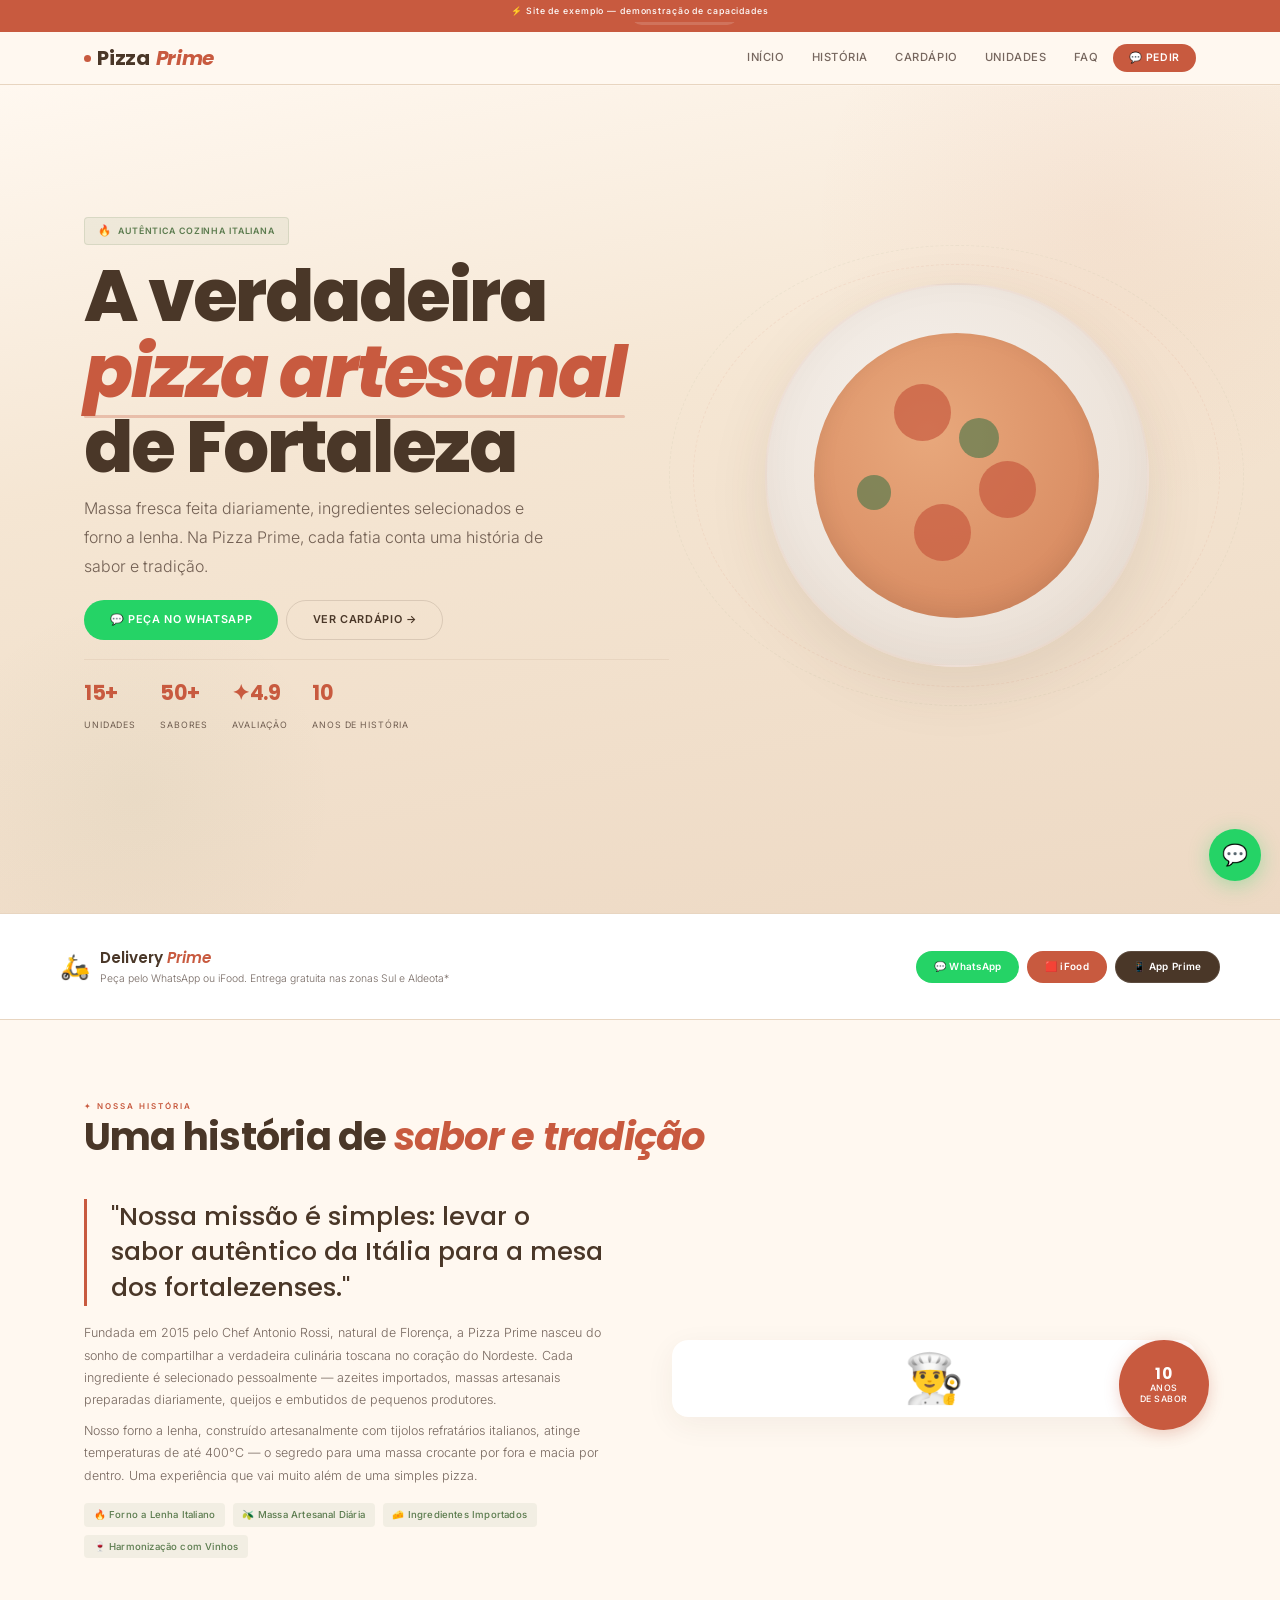
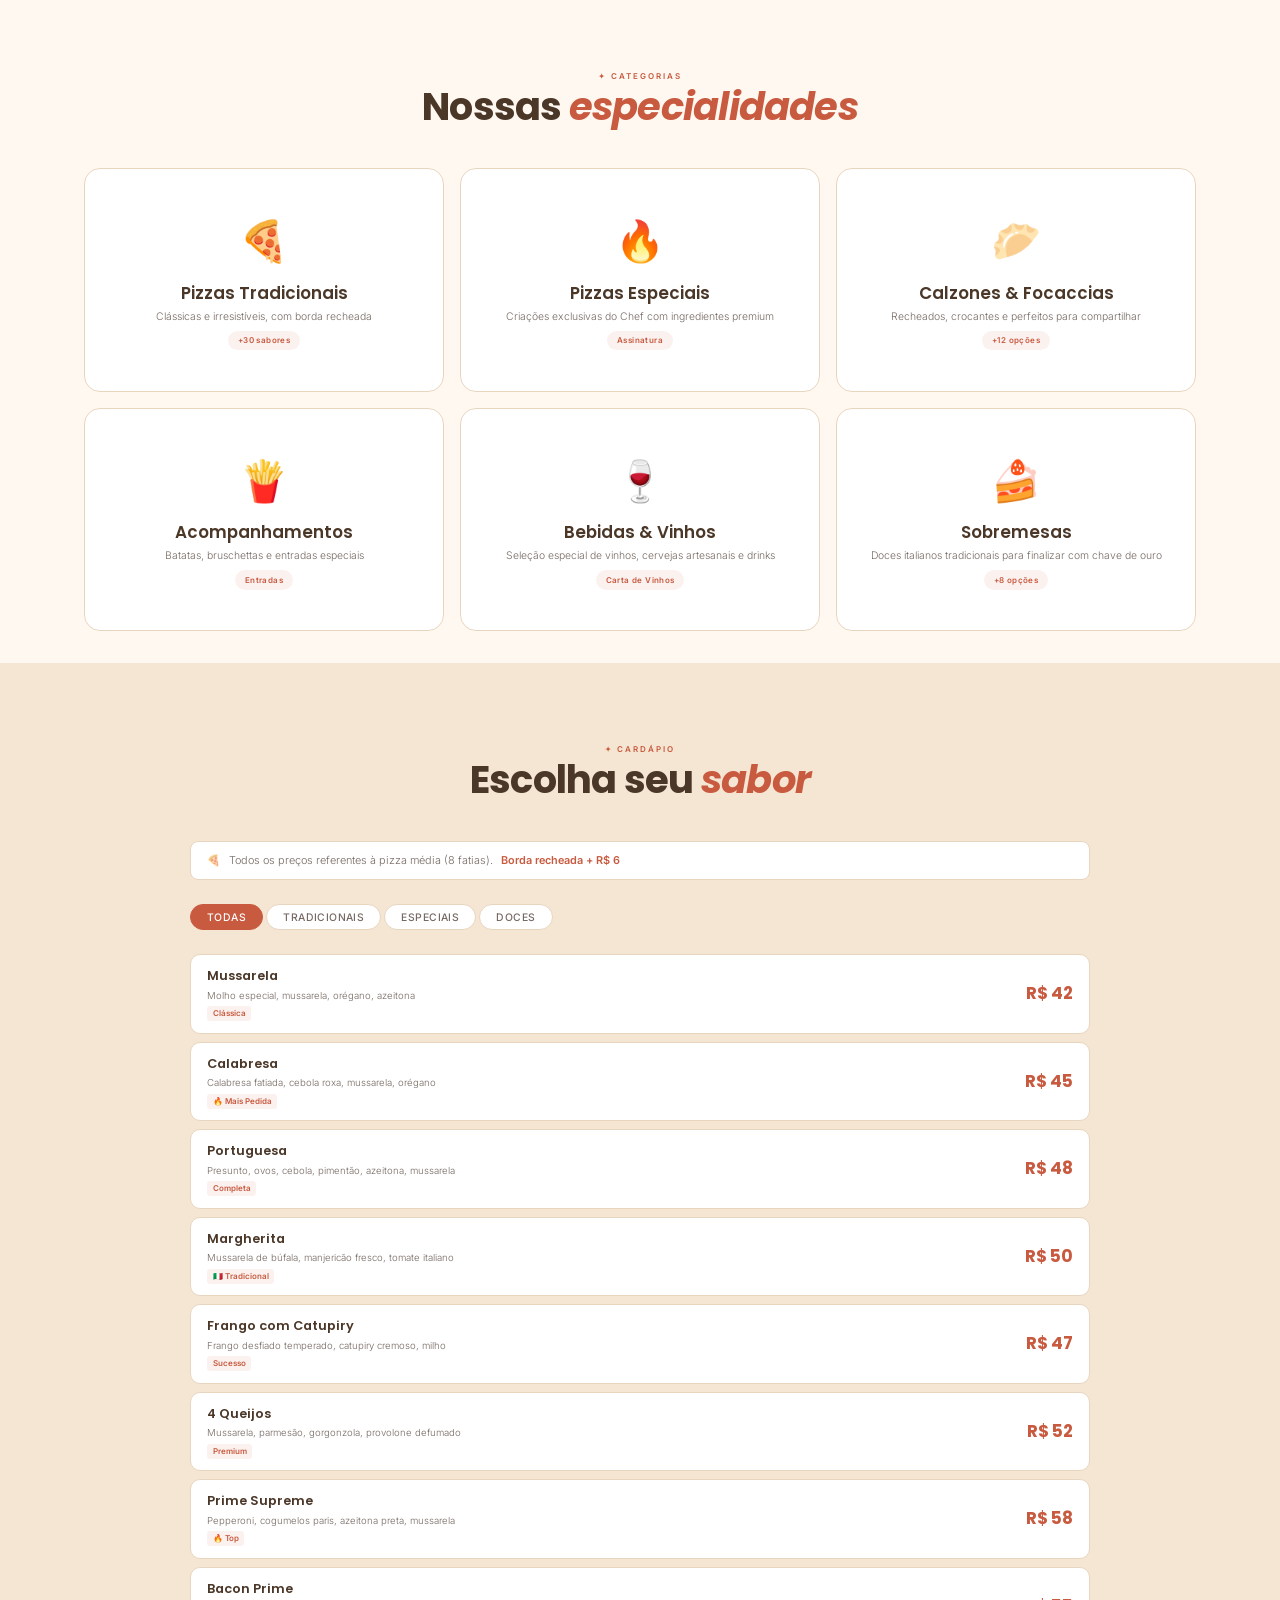
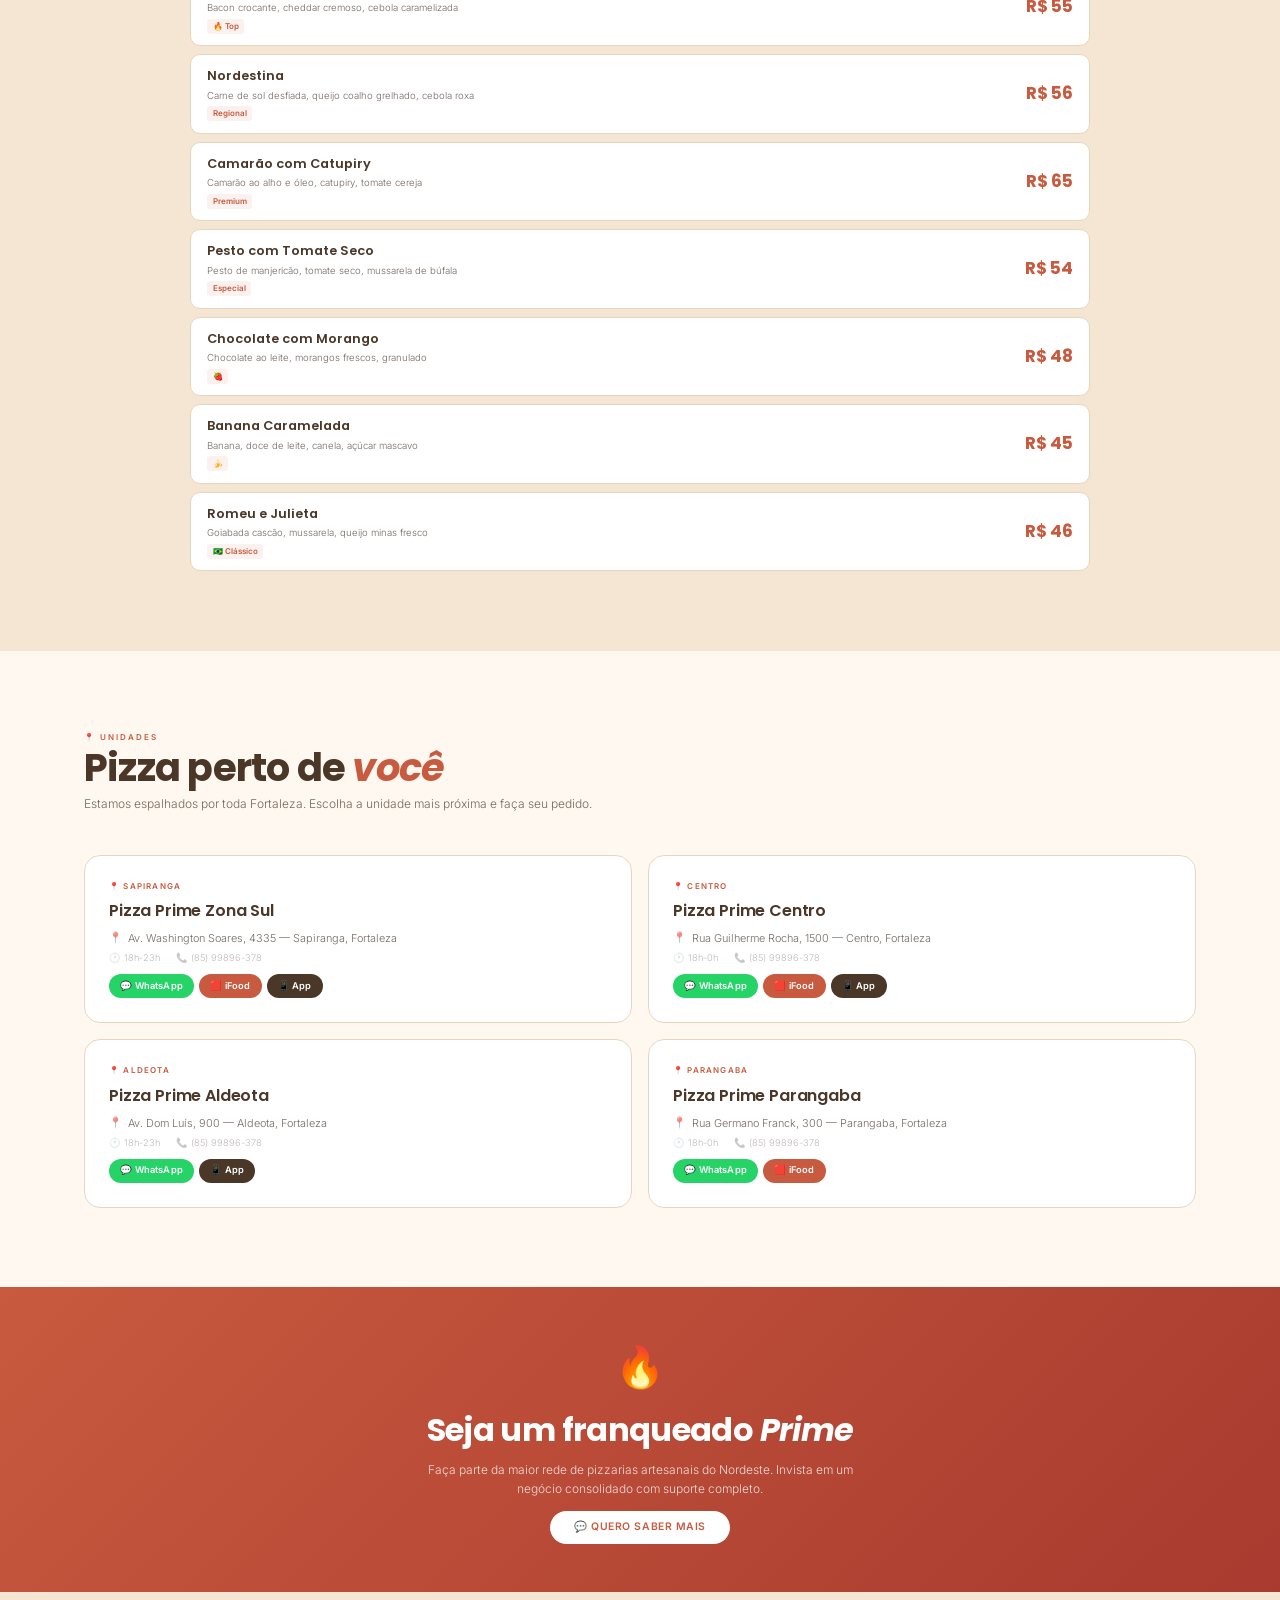
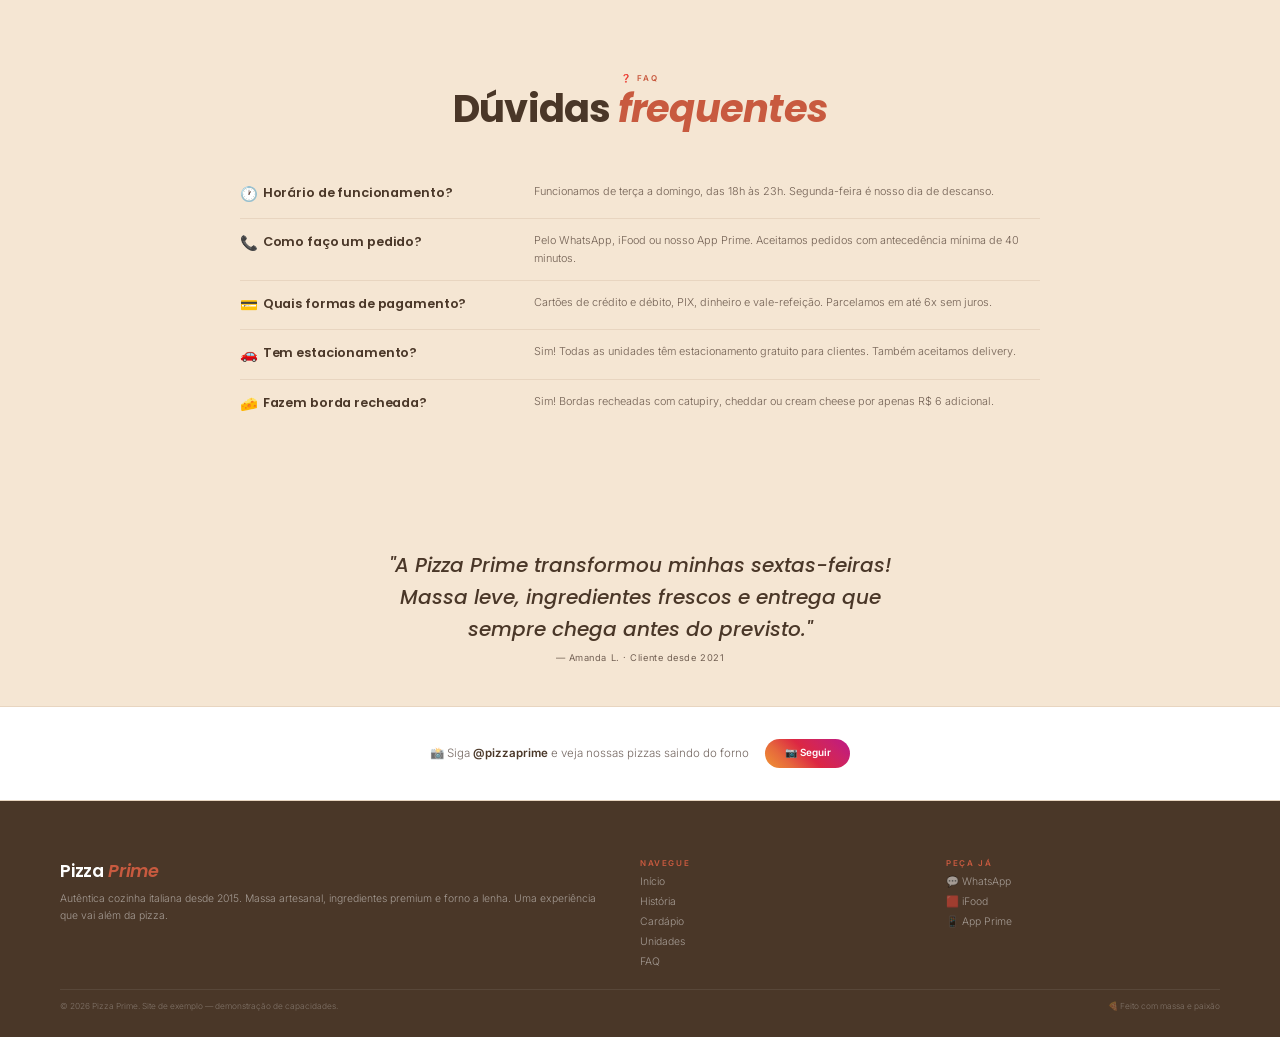
<file: samples/pizza-prime/index.html>
<!DOCTYPE html>
<html lang="pt-BR">
<head>
<meta charset="UTF-8">
<meta name="viewport" content="width=device-width, initial-scale=1.0">
<title>Pizza Prime · Since 2015</title>
<link rel="preconnect" href="https://fonts.googleapis.com">
<link rel="preconnect" href="https://fonts.gstatic.com" crossorigin>
<link href="https://fonts.googleapis.com/css2?family=Poppins:wght@400;500;600;700;800;900&family=Inter:wght@300;400;500;600;700;800&display=swap" rel="stylesheet">
<style>
*,*::before,*::after{margin:0;padding:0;box-sizing:border-box}
:root{--cream:#FFF8F0;--terracotta:#C85A3F;--terracotta-l:rgba(200,90,63,.08);--terra-d:#A83A2F;--olive:#5B7B4E;--olive-l:rgba(91,123,78,.08);--warm:#F5E6D3;--warm2:#EDD9C4;--brown:#4A3728;--txt:#2C1810;--txt2:rgba(44,24,16,.65);--txt3:rgba(44,24,16,.3);--wpp:#25D366;--warm-dark:#E8D5C0}
html{scroll-behavior:smooth}
body{font-family:'Inter',system-ui,sans-serif;background:var(--cream);color:var(--txt);overflow-x:hidden;font-weight:400;line-height:1.6}
img{max-width:100%;height:auto;display:block}
a{color:inherit;text-decoration:none}
button{cursor:pointer;font-family:inherit}
ul{list-style:none}
::selection{background:var(--terracotta);color:#fff}

/* ── SAMPLE BANNER ── */
.sample-banner{position:fixed;top:0;left:0;right:0;z-index:10000;background:var(--terracotta);color:#fff;text-align:center;padding:.25rem;font-size:.55rem;font-family:'Inter',sans-serif;letter-spacing:.1em;font-weight:500}

/* ── BG PATTERN ── */
.bg-pattern{position:fixed;inset:0;z-index:0;pointer-events:none;overflow:hidden}
.bg-pattern::before{content:'';position:absolute;inset:0;background:repeating-linear-gradient(45deg,transparent,transparent 60px,rgba(200,90,63,.02) 60px,rgba(200,90,63,.02) 61px)}
.bg-pattern::after{content:'🍕';position:absolute;bottom:5%;right:3%;font-size:clamp(8rem,20vw,18rem);opacity:.03;transform:rotate(-12deg)}

/* ── TOP STRIP ── */
.top-strip{background:var(--terracotta);color:#fff;padding:.4rem 1rem;display:flex;align-items:center;justify-content:center;gap:clamp(.5rem,2vw,2rem);font-size:.6rem;font-weight:500;flex-wrap:wrap;position:relative;z-index:1001}
.top-strip span{display:flex;align-items:center;gap:.3rem}
.top-strip .hl{background:rgba(255,255,255,.15);padding:.15rem .6rem;border-radius:100px;font-size:.55rem;font-weight:600}

/* ── NAV ── */
.nav{position:sticky;top:0;z-index:1000;background:rgba(255,248,240,.93);backdrop-filter:blur(14px);-webkit-backdrop-filter:blur(14px);border-bottom:1px solid var(--warm-dark)}
.nav-in{display:flex;justify-content:space-between;align-items:center;max-width:1160px;margin:0 auto;padding:.65rem 1.5rem}
.nav-brand{font-family:'Poppins',sans-serif;font-size:1.25rem;font-weight:700;color:var(--brown);letter-spacing:-.02em;display:flex;align-items:center;gap:.4rem}
.nav-brand .dot{display:inline-block;width:7px;height:7px;background:var(--terracotta);border-radius:50%}
.nav-brand em{font-style:italic;color:var(--terracotta)}
.nav-links{display:flex;gap:.1rem;align-items:center}
.nav-links a{padding:.35rem .8rem;color:var(--txt2);font-size:.7rem;letter-spacing:.05em;text-transform:uppercase;transition:.25s;border-radius:6px;font-weight:500}
.nav-links a:hover{color:var(--terracotta);background:var(--terracotta-l)}
.nav-links .btn-nav{background:var(--terracotta);color:#fff!important;padding:.35rem 1rem;border-radius:100px;font-size:.65rem;font-weight:600;letter-spacing:.06em;display:flex;align-items:center;gap:.3rem}
.nav-links .btn-nav:hover{background:var(--terra-d);transform:translateY(-1px)}
.mt{display:none;flex-direction:column;gap:4px;cursor:pointer;padding:6px;background:none;border:none;z-index:1001}
.mt span{display:block;width:22px;height:2px;background:var(--brown);border-radius:2px;transition:.3s}
.mt.active span:nth-child(1){transform:rotate(45deg) translate(4px,4px)}
.mt.active span:nth-child(2){opacity:0}
.mt.active span:nth-child(3){transform:rotate(-45deg) translate(4px,-4px)}

/* ── HERO ── */
.hero{min-height:92vh;display:flex;align-items:center;position:relative;background:linear-gradient(170deg,var(--cream) 0%,var(--warm) 40%,var(--warm2) 100%);overflow:hidden;padding-top:2rem}
.hero::before{content:'';position:absolute;top:-20%;right:-10%;width:600px;height:600px;background:radial-gradient(circle,rgba(200,90,63,.06) 0%,transparent 70%);border-radius:50%}
.hero::after{content:'';position:absolute;bottom:-10%;left:-5%;width:400px;height:400px;background:radial-gradient(circle,rgba(91,123,78,.05) 0%,transparent 70%);border-radius:50%}
.hero .inner{position:relative;z-index:2;max-width:1160px;margin:0 auto;padding:4rem 1.5rem;width:100%;display:grid;grid-template-columns:1.1fr .9fr;gap:3rem;align-items:center}
.hero-txt .badge{display:inline-flex;align-items:center;gap:.4rem;background:var(--olive-l);color:var(--olive);padding:.3rem .8rem;border-radius:4px;font-size:.55rem;font-weight:600;letter-spacing:.1em;text-transform:uppercase;margin-bottom:.8rem;border:1px solid rgba(91,123,78,.15)}
.hero-txt .badge .fire{color:var(--terracotta);font-size:.65rem}
.hero-txt h1{font-family:'Poppins',sans-serif;font-size:clamp(2.5rem,6vw,4.5rem);font-weight:800;line-height:1.05;color:var(--brown);letter-spacing:-.03em}
.hero-txt h1 em{color:var(--terracotta);font-style:italic;position:relative}
.hero-txt h1 em::after{content:'';position:absolute;bottom:4px;left:0;right:0;height:3px;background:var(--terracotta);opacity:.3;border-radius:2px}
.hero-txt .sub{font-size:clamp(.85rem,1.4vw,1rem);color:var(--txt2);font-weight:300;margin:.6rem 0 1.2rem;max-width:480px;line-height:1.8}
.hero-txt .btn-group{display:flex;gap:.5rem;flex-wrap:wrap}
.hero-txt .btn{display:inline-flex;align-items:center;gap:.4rem;padding:.65rem 1.6rem;border:none;border-radius:100px;font-size:.68rem;font-weight:600;letter-spacing:.06em;text-transform:uppercase;transition:.3s;font-family:'Inter',sans-serif}
.hero-txt .btn-primary{background:var(--terracotta);color:#fff}
.hero-txt .btn-primary:hover{transform:translateY(-2px);box-shadow:0 8px 25px rgba(200,90,63,.3)}
.hero-txt .btn-wpp{background:var(--wpp);color:#fff}
.hero-txt .btn-wpp:hover{transform:translateY(-2px);box-shadow:0 8px 25px rgba(37,211,102,.25)}
.hero-txt .btn-out{background:transparent;border:1px solid rgba(74,55,40,.15);color:var(--brown)}
.hero-txt .btn-out:hover{background:var(--terracotta-l);border-color:var(--terracotta)}
.hero-visual{position:relative;display:flex;align-items:center;justify-content:center}
.hero-visual .plate{width:clamp(260px,30vw,440px);height:clamp(260px,30vw,440px);border-radius:50%;background:radial-gradient(circle at 40% 35%,#F5F0EB,#E8DCD0);box-shadow:0 20px 60px rgba(74,55,40,.1),inset 0 -10px 40px rgba(74,55,40,.04);position:relative;display:flex;align-items:center;justify-content:center;border:2px solid rgba(200,90,63,.06)}
.hero-visual .plate .pizza{width:75%;height:75%;border-radius:50%;background:radial-gradient(circle at 40% 35%,#E8A87C,#D4835A);position:relative;box-shadow:inset 0 -8px 25px rgba(0,0,0,.08)}
.hero-visual .plate .pizza .topping{position:absolute;width:20%;height:20%;border-radius:50%;background:var(--terracotta);opacity:.7}
.hero-visual .plate .pizza .topping:nth-child(1){top:18%;left:28%}.hero-visual .plate .pizza .topping:nth-child(2){top:45%;right:22%}.hero-visual .plate .pizza .topping:nth-child(3){bottom:20%;left:35%}.hero-visual .plate .pizza .topping:nth-child(4){top:30%;right:35%;width:14%;height:14%;background:var(--olive)}
.hero-visual .plate .pizza .topping:nth-child(5){bottom:38%;left:15%;width:12%;height:12%;background:var(--olive)}
.hero-visual .ring-decor{position:absolute;width:110%;height:110%;border-radius:50%;border:1px dashed rgba(200,90,63,.08);animation:spinRing 40s linear infinite}
@keyframes spinRing{to{transform:rotate(360deg)}}
.hero-visual .ring-decor2{position:absolute;width:120%;height:120%;border-radius:50%;border:1px dashed rgba(91,123,78,.06);animation:spinRing 50s linear infinite reverse}
.hero-stats{display:flex;gap:1.5rem;margin-top:1.2rem;padding-top:1rem;border-top:1px solid var(--warm-dark)}
.hero-stats div{text-align:left}
.hero-stats strong{display:block;font-family:'Poppins',sans-serif;font-size:1.3rem;font-weight:700;color:var(--terracotta);letter-spacing:-.02em}
.hero-stats span{font-size:.55rem;color:var(--txt2);letter-spacing:.1em;text-transform:uppercase;font-weight:400}

/* ─── DELIVERY STRIP ─── */
.delivery-strip{background:#fff;padding:2rem 1.5rem;border-top:1px solid var(--warm-dark);border-bottom:1px solid var(--warm-dark)}
.delivery-strip .in{max-width:1160px;margin:0 auto;display:flex;align-items:center;justify-content:space-between;flex-wrap:wrap;gap:1rem}
.delivery-strip .in .txt{display:flex;align-items:center;gap:.6rem}
.delivery-strip .in .txt .ico{font-size:1.5rem}
.delivery-strip .in .txt h3{font-family:'Poppins',sans-serif;font-size:.95rem;font-weight:600;color:var(--brown)}
.delivery-strip .in .txt h3 em{color:var(--terracotta);font-style:italic}
.delivery-strip .in .txt p{font-size:.65rem;color:var(--txt2);font-weight:300}
.delivery-strip .in .btns{display:flex;gap:.5rem;flex-wrap:wrap}
.delivery-strip .in .btns a{display:inline-flex;align-items:center;gap:.3rem;padding:.45rem 1.1rem;border-radius:100px;font-size:.62rem;font-weight:600;letter-spacing:.03em;transition:.3s}
.delivery-strip .in .btns .b-wpp{background:var(--wpp);color:#fff}
.delivery-strip .in .btns .b-ifood{background:var(--terracotta);color:#fff}
.delivery-strip .in .btns .b-app{background:var(--brown);color:#fff;border:1px solid rgba(255,255,255,.1)}
.delivery-strip .in .btns a:hover{transform:translateY(-2px)}

/* ─── SECTIONS ─── */
section{padding:5rem 1.5rem;position:relative;z-index:1}
.container{max-width:1160px;margin:0 auto}
.pp-h{text-align:left;margin-bottom:2.5rem}
.pp-h-ctr{text-align:center;margin-bottom:2.5rem}
.pp-h .pp-t{font-size:.5rem;color:var(--terracotta);letter-spacing:.25em;text-transform:uppercase;font-weight:600;margin-bottom:.2rem}
.pp-h-ctr .pp-t{font-size:.5rem;color:var(--terracotta);letter-spacing:.25em;text-transform:uppercase;font-weight:600;margin-bottom:.2rem}
.pp-h h2{font-family:'Poppins',sans-serif;font-size:clamp(1.5rem,3vw,2.4rem);font-weight:700;color:var(--brown);letter-spacing:-.02em;line-height:1.1}
.pp-h-ctr h2{font-family:'Poppins',sans-serif;font-size:clamp(1.5rem,3vw,2.4rem);font-weight:700;color:var(--brown);letter-spacing:-.02em;line-height:1.1}
.pp-h h2 em,.pp-h-ctr h2 em{color:var(--terracotta);font-style:italic}
.pp-h p,.pp-h-ctr p{font-size:.75rem;color:var(--txt2);max-width:520px;margin-top:.3rem;line-height:1.7;font-weight:300}

.section-alt{background:var(--warm)}

/* ─── STORY ─── */
.story-g{display:grid;grid-template-columns:1fr 1fr;gap:4rem;align-items:center}
.story-txt .big-quote{font-family:'Poppins',sans-serif;font-size:clamp(1.2rem,2vw,1.6rem);font-weight:500;line-height:1.4;color:var(--brown);margin-bottom:1rem;position:relative;padding-left:1.5rem;border-left:3px solid var(--terracotta)}
.story-txt p{font-size:.78rem;color:var(--txt2);line-height:1.8;margin-bottom:.5rem;font-weight:300}
.story-txt .tags{display:flex;gap:.5rem;flex-wrap:wrap;margin-top:1rem}
.story-txt .tags span{display:flex;align-items:center;gap:.2rem;font-size:.6rem;color:var(--olive);font-weight:500;background:var(--olive-l);padding:.25rem .6rem;border-radius:4px;letter-spacing:.02em}
.story-img{position:relative}
.story-img .frame{border-radius:16px;overflow:hidden;box-shadow:0 8px 30px rgba(74,55,40,.06)}
.story-img .frame img{width:100%;height:clamp(320px,45vw,500px);object-fit:cover;transition:.6s}
.story-img .frame:hover img{transform:scale(1.04)}
.story-img .stamp{position:absolute;bottom:-.8rem;right:-.8rem;width:90px;height:90px;background:var(--terracotta);color:#fff;border-radius:50%;display:flex;flex-direction:column;align-items:center;justify-content:center;font-size:.55rem;font-weight:500;letter-spacing:.05em;text-transform:uppercase;text-align:center;line-height:1.2;box-shadow:0 4px 15px rgba(200,90,63,.25)}
.story-img .stamp strong{font-family:'Poppins',sans-serif;font-size:.95rem;font-weight:700;display:block}

/* ─── PRODUTOS CATEGORIAS ─── */
.cat-g{display:grid;grid-template-columns:repeat(3,1fr);gap:1rem}
.cat-card{background:#fff;border-radius:16px;padding:2.5rem 1.5rem;text-align:center;transition:.4s;border:1px solid var(--warm-dark);position:relative;overflow:hidden}
.cat-card::before{content:'';position:absolute;bottom:0;left:0;right:0;height:4px;background:var(--terracotta);transform:scaleX(0);transition:.4s;transform-origin:left}
.cat-card:hover::before{transform:scaleX(1)}
.cat-card:hover{transform:translateY(-6px);box-shadow:0 12px 40px rgba(74,55,40,.06);border-color:var(--terracotta-l)}
.cat-card .ico{font-size:2.5rem;margin-bottom:.4rem;display:block}
.cat-card h4{font-family:'Poppins',sans-serif;font-size:1.05rem;font-weight:600;color:var(--brown);margin-bottom:.15rem}
.cat-card p{font-size:.65rem;color:var(--txt2);line-height:1.5;font-weight:300}
.cat-card .tag-cat{display:inline-block;margin-top:.4rem;font-size:.5rem;color:var(--terracotta);background:var(--terracotta-l);padding:.2rem .6rem;border-radius:100px;font-weight:600;letter-spacing:.05em}

/* ─── MENU ─── */
.menu-wrapper{max-width:900px;margin:0 auto}
.menu-nota{display:flex;align-items:center;gap:.5rem;background:#fff;padding:.6rem 1rem;border-radius:8px;margin-bottom:1.5rem;font-size:.68rem;color:var(--txt2);border:1px solid var(--warm-dark);font-weight:300}
.menu-nota strong{color:var(--terracotta);font-weight:600}
.menu-tabs{display:flex;gap:.2rem;margin-bottom:1.5rem;flex-wrap:wrap}
.menu-tab{padding:.35rem 1rem;border:1px solid var(--warm-dark);background:#fff;color:var(--txt2);font-size:.65rem;font-weight:500;letter-spacing:.04em;text-transform:uppercase;border-radius:100px;transition:.25s;font-family:'Inter',sans-serif}
.menu-tab.active,.menu-tab:hover{background:var(--terracotta);border-color:var(--terracotta);color:#fff}
.menu-grid{display:grid;grid-template-columns:1fr;gap:.5rem}
.menu-item{display:flex;align-items:center;justify-content:space-between;padding:.7rem 1rem;background:#fff;border:1px solid var(--warm-dark);border-radius:10px;transition:.25s}
.menu-item:hover{border-color:var(--terracotta-l);transform:translateX(4px);background:rgba(255,255,255,.8)}
.menu-item .inf{display:flex;flex-direction:column;gap:.05rem}
.menu-item .inf h4{font-size:.8rem;font-weight:600;color:var(--brown);margin:0;font-family:'Poppins',sans-serif}
.menu-item .inf .desc{font-size:.6rem;color:var(--txt2);font-weight:300}
.menu-item .inf .tags{display:flex;gap:.2rem;margin-top:.15rem}
.menu-item .inf .tags span{font-size:.5rem;background:var(--terracotta-l);color:var(--terracotta);padding:.08rem .35rem;border-radius:3px;font-weight:600}
.menu-item .preco{font-family:'Poppins',sans-serif;font-size:1.05rem;font-weight:700;color:var(--terracotta);margin-left:.5rem;white-space:nowrap;letter-spacing:-.01em}

/* ─── UNITS ─── */
.units-g{display:grid;grid-template-columns:1fr 1fr;gap:1rem}
.unit-card{background:#fff;border:1px solid var(--warm-dark);border-radius:16px;padding:1.5rem;transition:.3s;display:flex;flex-direction:column;gap:.3rem}
.unit-card:hover{transform:translateY(-3px);border-color:var(--terracotta-l);box-shadow:0 8px 30px rgba(200,90,63,.04)}
.unit-card .city{font-size:.5rem;color:var(--terracotta);font-weight:600;letter-spacing:.15em;text-transform:uppercase;margin-bottom:.05rem}
.unit-card h4{font-family:'Poppins',sans-serif;font-size:1rem;font-weight:600;color:var(--brown);letter-spacing:-.01em;margin-bottom:.1rem}
.unit-card .addr{display:flex;align-items:flex-start;gap:.3rem;font-size:.68rem;color:var(--txt2);line-height:1.5;font-weight:300}
.unit-card .addr .ico{min-width:14px;font-size:.65rem}
.unit-card .info-r{display:flex;gap:1rem;flex-wrap:wrap;font-size:.58rem;color:var(--txt3);font-weight:300}
.unit-card .info-r span{display:flex;align-items:center;gap:.2rem}
.unit-card .unit-btns{display:flex;gap:.3rem;flex-wrap:wrap;margin-top:.2rem}
.unit-card .unit-btns a{display:inline-flex;align-items:center;gap:.2rem;padding:.3rem .7rem;border-radius:100px;font-size:.58rem;font-weight:600;transition:.25s;letter-spacing:.02em}
.unit-card .unit-btns .uwpp{background:var(--wpp);color:#fff}
.unit-card .unit-btns .uifood{background:var(--terracotta);color:#fff}
.unit-card .unit-btns .uapp{background:var(--brown);color:#fff}
.unit-card .unit-btns a:hover{transform:translateY(-2px)}

/* ─── BANNER ESPECIAL ─── */
.banner-especial{background:linear-gradient(135deg,var(--terracotta),var(--terra-d));color:#fff;padding:3rem 1.5rem;margin-top:-1px}
.banner-especial .in{max-width:700px;margin:0 auto;text-align:center}
.banner-especial .in .ico-b{font-size:2.5rem;margin-bottom:.3rem;display:block}
.banner-especial .in h2{font-family:'Poppins',sans-serif;font-size:clamp(1.4rem,2.5vw,2rem);font-weight:700;letter-spacing:-.02em}
.banner-especial .in p{font-size:.75rem;opacity:.8;max-width:450px;margin:.3rem auto .8rem;font-weight:300;line-height:1.6}
.banner-especial .in .btn{display:inline-flex;align-items:center;gap:.35rem;padding:.5rem 1.5rem;background:#fff;color:var(--terracotta);border:none;border-radius:100px;font-size:.65rem;font-weight:600;letter-spacing:.05em;text-transform:uppercase;transition:.3s}
.banner-especial .in .btn:hover{transform:translateY(-2px);box-shadow:0 8px 25px rgba(0,0,0,.15)}

/* ─── INSTAGRAM ─── */
.pp-faq-defs{max-width:800px;margin:0 auto;display:flex;flex-direction:column;gap:0}
.pp-faq-item{display:grid;grid-template-columns:1.1fr 2fr;gap:1rem;padding:.8rem 0;border-bottom:1px solid var(--warm-dark);align-items:start;transition:.2s}
.pp-faq-item:last-child{border-bottom:none}
.pp-faq-item:hover{padding-left:.5rem}
.pp-faq-q{font-family:'Poppins',sans-serif;font-size:.8rem;font-weight:600;color:var(--brown);letter-spacing:-.01em;display:flex;align-items:flex-start;gap:.3rem}
.pp-faq-q .pp-fq-ico{font-size:.9rem}
.pp-faq-a{font-size:.68rem;color:var(--txt2);line-height:1.6;font-weight:300}

.insta-strip{background:#fff;text-align:center;padding:2rem 1.5rem;border-top:1px solid var(--warm-dark);border-bottom:1px solid var(--warm-dark)}
.insta-strip .in{max-width:700px;margin:0 auto;display:flex;align-items:center;justify-content:center;gap:1rem;flex-wrap:wrap}
.insta-strip .in .txt{font-size:.72rem;color:var(--txt2);font-weight:300}
.insta-strip .in .txt strong{color:var(--brown);font-weight:600}
.insta-strip .in .btn{display:inline-flex;align-items:center;gap:.3rem;padding:.4rem 1.2rem;background:linear-gradient(45deg,#f09433,#e6683c,#dc2743,#cc2366,#bc1888);color:#fff;border:none;border-radius:100px;font-size:.62rem;font-weight:600;transition:.3s}
.insta-strip .in .btn:hover{transform:translateY(-2px);opacity:.9}

/* ─── TESTIMONIAL ─── */
.test-strip{background:var(--warm);text-align:center;padding:2.5rem 1.5rem}
.test-strip blockquote{max-width:550px;margin:0 auto;font-family:'Poppins',sans-serif;font-size:clamp(1rem,1.8vw,1.25rem);font-weight:500;color:var(--brown);line-height:1.6;font-style:italic}
.test-strip cite{display:block;margin-top:.4rem;font-size:.58rem;color:var(--txt2);font-style:normal;font-weight:400;letter-spacing:.06em}

/* ─── FOOTER ─── */
footer{background:var(--brown);color:rgba(255,255,255,.7);padding:3.5rem 1.5rem 1.5rem}
footer .grid{display:grid;grid-template-columns:2fr 1fr 1fr;gap:2rem;max-width:1160px;margin:0 auto 1.2rem}
footer h3{font-family:'Poppins',sans-serif;font-size:1.1rem;font-weight:600;color:#fff;margin-bottom:.3rem;letter-spacing:-.01em}
footer h3 em{color:var(--terracotta);font-style:italic}
footer p{font-size:.65rem;color:rgba(255,255,255,.5);line-height:1.7;font-weight:300}
footer h4{font-size:.5rem;color:var(--terracotta);letter-spacing:.2em;margin-bottom:.3rem;font-weight:600;text-transform:uppercase}
footer .lnks{display:flex;flex-direction:column;gap:.2rem}
footer .lnks a{font-size:.65rem;color:rgba(255,255,255,.5);transition:.25s;font-weight:300}
footer .lnks a:hover{color:#fff}
footer .bot{border-top:1px solid rgba(255,255,255,.08);padding-top:.6rem;display:flex;justify-content:space-between;flex-wrap:wrap;gap:1rem;max-width:1160px;margin:0 auto;font-size:.52rem;color:rgba(255,255,255,.3);font-weight:300}

/* ─── REVEAL ─── */
.reveal{opacity:0;transform:translateY(25px);transition:opacity .6s,transform .6s}.reveal.visible{opacity:1;transform:translateY(0)}
.reveal-l{opacity:0;transform:translateX(-25px);transition:opacity .6s,transform .6s}.reveal-l.visible{opacity:1;transform:translateX(0)}
.reveal-r{opacity:0;transform:translateX(25px);transition:opacity .6s,transform .6s}.reveal-r.visible{opacity:1;transform:translateX(0)}

/* ─── FLOATING WPP ─── */
.wpp-float{position:fixed;bottom:1.2rem;right:1.2rem;z-index:9999;width:52px;height:52px;background:var(--wpp);border-radius:50%;display:flex;align-items:center;justify-content:center;box-shadow:0 4px 20px rgba(37,211,102,.35);transition:.3s;animation:pulseWpp 2.5s infinite;color:#fff;font-size:1.3rem}
@keyframes pulseWpp{0%{box-shadow:0 4px 20px rgba(37,211,102,.35)}50%{box-shadow:0 4px 30px rgba(37,211,102,.55)}100%{box-shadow:0 4px 20px rgba(37,211,102,.35)}}
.wpp-float:hover{transform:scale(1.1) rotate(-5deg)}

/* ─── RESPONSIVE ─── */
@media(max-width:968px){
  .hero .inner{grid-template-columns:1fr;gap:2rem;padding:3rem 1.5rem}
  .hero-visual{display:none}
  .story-g{grid-template-columns:1fr;gap:2rem}
  .story-img .stamp{right:.5rem;bottom:-.8rem;width:80px;height:80px}
  .cat-g{grid-template-columns:repeat(2,1fr)}
  footer .grid{grid-template-columns:1fr 1fr}
}
@media(max-width:768px){
  .mt{display:flex}
  .nav-links{position:fixed;top:0;right:-100%;height:100vh;width:280px;background:rgba(255,248,240,.98);backdrop-filter:blur(12px);flex-direction:column;padding:5.5rem 1.5rem;gap:.3rem;transition:.4s;z-index:999;border-left:1px solid var(--warm-dark)}
  .nav-links.active{right:0}
  .nav-links a{padding:.5rem .8rem;font-size:.7rem;color:var(--txt2);border-radius:6px}
  .nav-links .btn-nav{text-align:center}
  .nav-in{padding:.5rem 1rem}
  section{padding:3.5rem 1rem}
  .top-strip{gap:.4rem;font-size:.55rem;padding:.3rem .8rem}
  .hero-stats{gap:1rem;flex-wrap:wrap}
  .cat-g{grid-template-columns:1fr;max-width:350px;margin:0 auto}
  .units-g{grid-template-columns:1fr}
  footer .grid{grid-template-columns:1fr}
  footer .bot{flex-direction:column;text-align:center}
  .delivery-strip .in{flex-direction:column;text-align:center}
}
@media(max-width:480px){
  .hero-txt h1{font-size:2.2rem}.hero-txt .btn{width:100%;justify-content:center}
  .menu-item{padding:.6rem .7rem}
  .story-img .stamp{width:70px;height:70px;right:.3rem;bottom:-.8rem}
  .story-img .stamp strong{font-size:.75rem}
}
</style>
</head>
<body>

<!-- ⚠️ SAMPLE -->
<div class="sample-banner">⚡ Site de exemplo — demonstração de capacidades</div>

<!-- 🟤 BG PATTERN -->
<div class="bg-pattern"></div>

<!-- 🟤 TOP STRIP -->
<div class="top-strip">
  <span>🔥 <strong>Pizza Prime</strong> — desde 2015</span>
  <span class="hl">🕐 Ter-Dom 18h-23h</span>
  <span>📍 Fortaleza</span>
</div>

<!-- ─── NAV ─── -->
<nav class="nav" id="nav">
  <div class="nav-in">
    <a href="#hero" class="nav-brand"><span class="dot"></span> Pizza <em>Prime</em></a>
    <button class="mt" id="mt" aria-label="Menu"><span></span><span></span><span></span></button>
    <div class="nav-links" id="nl">
      <a href="#hero">Início</a>
      <a href="#historia">História</a>
      <a href="#cardapio">Cardápio</a>
      <a href="#unidades">Unidades</a>
      <a href="#faq">FAQ</a>
      <a href="https://wa.me/5585996896378?text=Olá!%20Quero%20fazer%20um%20pedido%20na%20Pizza%20Prime" target="_blank" rel="noopener" class="btn-nav">💬 Pedir</a>
    </div>
  </div>
</nav>

<!-- ─── HERO ─── -->
<section class="hero" id="hero">
  <div class="inner">
    <div class="hero-txt">
      <div class="badge"><span class="fire">🔥</span> Autêntica cozinha italiana</div>
      <h1>A verdadeira <em>pizza artesanal</em> de Fortaleza</h1>
      <p class="sub">Massa fresca feita diariamente, ingredientes selecionados e forno a lenha. Na Pizza Prime, cada fatia conta uma história de sabor e tradição.</p>
      <div class="btn-group">
        <a href="https://wa.me/5585996896378?text=Olá!%20Quero%20fazer%20um%20pedido%20na%20Pizza%20Prime" target="_blank" rel="noopener" class="btn btn-wpp">💬 Peça no WhatsApp</a>
        <a href="#cardapio" class="btn btn-out">Ver Cardápio →</a>
      </div>
      <div class="hero-stats">
        <div><strong>15+</strong><span>Unidades</span></div>
        <div><strong>50+</strong><span>Sabores</span></div>
        <div><strong>✦4.9</strong><span>Avaliação</span></div>
        <div><strong>10</strong><span>Anos de história</span></div>
      </div>
    </div>
    <div class="hero-visual">
      <div class="ring-decor"></div>
      <div class="ring-decor2"></div>
      <div class="plate">
        <div class="pizza">
          <span class="topping"></span>
          <span class="topping"></span>
          <span class="topping"></span>
          <span class="topping"></span>
          <span class="topping"></span>
        </div>
      </div>
    </div>
  </div>
</section>

<!-- ─── DELIVERY STRIP ─── -->
<div class="delivery-strip">
  <div class="in">
    <div class="txt">
      <span class="ico">🛵</span>
      <div>
        <h3>Delivery <em>Prime</em></h3>
        <p>Peça pelo WhatsApp ou iFood. Entrega gratuita nas zonas Sul e Aldeota*</p>
      </div>
    </div>
    <div class="btns">
      <a href="https://wa.me/5585996896378?text=Olá!%20Quero%20fazer%20um%20pedido%20na%20Pizza%20Prime" target="_blank" class="b-wpp">💬 WhatsApp</a>
      <a href="#" target="_blank" rel="noopener" class="b-ifood">🟥 iFood</a>
      <a href="#" class="b-app">📱 App Prime</a>
    </div>
  </div>
</div>

<!-- ─── STORY ─── -->
<section class="container" id="historia">
  <div class="pp-h">
    <div class="pp-t">✦ Nossa História</div>
    <h2>Uma história de <em>sabor e tradição</em></h2>
  </div>
  <div class="story-g">
    <div class="story-txt reveal-l">
      <div class="big-quote">"Nossa missão é simples: levar o sabor autêntico da Itália para a mesa dos fortalezenses."</div>
      <p>Fundada em 2015 pelo Chef Antonio Rossi, natural de Florença, a Pizza Prime nasceu do sonho de compartilhar a verdadeira culinária toscana no coração do Nordeste. Cada ingrediente é selecionado pessoalmente — azeites importados, massas artesanais preparadas diariamente, queijos e embutidos de pequenos produtores.</p>
      <p>Nosso forno a lenha, construído artesanalmente com tijolos refratários italianos, atinge temperaturas de até 400°C — o segredo para uma massa crocante por fora e macia por dentro. Uma experiência que vai muito além de uma simples pizza.</p>
      <div class="tags">
        <span>🔥 Forno a Lenha Italiano</span>
        <span>🫒 Massa Artesanal Diária</span>
        <span>🧀 Ingredientes Importados</span>
        <span>🍷 Harmonização com Vinhos</span>
      </div>
    </div>
    <div class="story-img reveal-r">
      <div class="frame"><img src="https://images.unsplash.com/photo-1555396273-367ea4eb4db5?w=500&h=650&fit=crop" alt="Chef preparando pizza" loading="lazy" onerror="this.outerHTML='<div style=display:flex;align-items:center;justify-content:center;width:100%;height:100%;background:#fff;font-size:3rem;border-radius:16px>👨‍🍳</div>'"></div>
      <div class="stamp"><strong>10</strong> Anos<br>de Sabor</div>
    </div>
  </div>
</section>

<!-- ─── CATEGORIAS ─── -->
<section style="padding:2rem 1.5rem" class="container">
  <div class="pp-h-ctr reveal">
    <div class="pp-t">✦ Categorias</div>
    <h2>Nossas <em>especialidades</em></h2>
  </div>
  <div class="cat-g">
    <div class="cat-card reveal"><span class="ico">🍕</span><h4>Pizzas Tradicionais</h4><p>Clássicas e irresistíveis, com borda recheada</p><span class="tag-cat">+30 sabores</span></div>
    <div class="cat-card reveal" style="transition-delay:.06s"><span class="ico">🔥</span><h4>Pizzas Especiais</h4><p>Criações exclusivas do Chef com ingredientes premium</p><span class="tag-cat">Assinatura</span></div>
    <div class="cat-card reveal" style="transition-delay:.12s"><span class="ico">🥟</span><h4>Calzones & Focaccias</h4><p>Recheados, crocantes e perfeitos para compartilhar</p><span class="tag-cat">+12 opções</span></div>
    <div class="cat-card reveal" style="transition-delay:.18s"><span class="ico">🍟</span><h4>Acompanhamentos</h4><p>Batatas, bruschettas e entradas especiais</p><span class="tag-cat">Entradas</span></div>
    <div class="cat-card reveal" style="transition-delay:.24s"><span class="ico">🍷</span><h4>Bebidas & Vinhos</h4><p>Seleção especial de vinhos, cervejas artesanais e drinks</p><span class="tag-cat">Carta de Vinhos</span></div>
    <div class="cat-card reveal" style="transition-delay:.3s"><span class="ico">🍰</span><h4>Sobremesas</h4><p>Doces italianos tradicionais para finalizar com chave de ouro</p><span class="tag-cat">+8 opções</span></div>
  </div>
</section>

<!-- ─── MENU ─── -->
<section class="section-alt" id="cardapio">
  <div class="container">
    <div class="pp-h-ctr reveal">
      <div class="pp-t">✦ Cardápio</div>
      <h2>Escolha seu <em>sabor</em></h2>
    </div>
    <div class="menu-wrapper">
      <div class="menu-nota"><span>🍕</span> Todos os preços referentes à pizza média (8 fatias). <strong>Borda recheada + R$ 6</strong></div>
      <div class="menu-tabs" id="tabs">
        <button class="menu-tab active" data-c="todos">Todas</button>
        <button class="menu-tab" data-c="tradicionais">Tradicionais</button>
        <button class="menu-tab" data-c="especiais">Especiais</button>
        <button class="menu-tab" data-c="doces">Doces</button>
      </div>
      <div class="menu-grid" id="mg"></div>
    </div>
  </div>
</section>

<!-- ─── UNITS ─── -->
<section class="container" id="unidades">
  <div class="pp-h reveal">
    <div class="pp-t">📍 Unidades</div>
    <h2>Pizza perto de <em>você</em></h2>
    <p>Estamos espalhados por toda Fortaleza. Escolha a unidade mais próxima e faça seu pedido.</p>
  </div>
  <div class="units-g" id="ug"></div>
</section>

<!-- ─── BANNER FRANQUIA ─── -->
<section class="banner-especial" id="franquia">
  <div class="in reveal">
    <span class="ico-b">🔥</span>
    <h2>Seja um franqueado <em>Prime</em></h2>
    <p>Faça parte da maior rede de pizzarias artesanais do Nordeste. Invista em um negócio consolidado com suporte completo.</p>
    <a href="https://wa.me/5585996896378?text=Olá!%20Quero%20saber%20mais%20sobre%20ser%20um%20franqueado%20Pizza%20Prime" target="_blank" class="btn">💬 Quero Saber Mais</a>
  </div>
</section>

<!-- ─── TESTIMONIAL ─── -->
<!-- ─── FAQ ─── -->
<section class="section-alt" id="faq">
  <div class="container">
    <div class="pp-h-ctr reveal">
      <div class="pp-t">❓ FAQ</div>
      <h2>Dúvidas <em>frequentes</em></h2>
    </div>
    <div class="pp-faq-defs" style="margin-top:2rem">
      <div class="pp-faq-item reveal"><div class="pp-faq-q"><span class="pp-fq-ico">🕐</span>Horário de funcionamento?</div><div class="pp-faq-a">Funcionamos de terça a domingo, das 18h às 23h. Segunda-feira é nosso dia de descanso.</div></div>
      <div class="pp-faq-item reveal" style="transition-delay:.04s"><div class="pp-faq-q"><span class="pp-fq-ico">📞</span>Como faço um pedido?</div><div class="pp-faq-a">Pelo WhatsApp, iFood ou nosso App Prime. Aceitamos pedidos com antecedência mínima de 40 minutos.</div></div>
      <div class="pp-faq-item reveal" style="transition-delay:.08s"><div class="pp-faq-q"><span class="pp-fq-ico">💳</span>Quais formas de pagamento?</div><div class="pp-faq-a">Cartões de crédito e débito, PIX, dinheiro e vale-refeição. Parcelamos em até 6x sem juros.</div></div>
      <div class="pp-faq-item reveal" style="transition-delay:.12s"><div class="pp-faq-q"><span class="pp-fq-ico">🚗</span>Tem estacionamento?</div><div class="pp-faq-a">Sim! Todas as unidades têm estacionamento gratuito para clientes. Também aceitamos delivery.</div></div>
      <div class="pp-faq-item reveal" style="transition-delay:.16s"><div class="pp-faq-q"><span class="pp-fq-ico">🧀</span>Fazem borda recheada?</div><div class="pp-faq-a">Sim! Bordas recheadas com catupiry, cheddar ou cream cheese por apenas R$ 6 adicional.</div></div>
    </div>
  </div>
</section>

<section class="test-strip">
  <blockquote>"A Pizza Prime transformou minhas sextas-feiras! Massa leve, ingredientes frescos e entrega que sempre chega antes do previsto."</blockquote>
  <cite>— Amanda L. · Cliente desde 2021</cite>
</section>

<!-- ─── INSTAGRAM ─── -->
<div class="insta-strip">
  <div class="in">
    <span class="txt">📸 Siga <strong>@pizzaprime</strong> e veja nossas pizzas saindo do forno</span>
    <a href="#" target="_blank" rel="noopener" class="btn">📷 Seguir</a>
  </div>
</div>

<!-- ─── FOOTER ─── -->
<footer>
  <div class="grid">
    <div><h3>Pizza <em>Prime</em></h3><p>Autêntica cozinha italiana desde 2015. Massa artesanal, ingredientes premium e forno a lenha. Uma experiência que vai além da pizza.</p></div>
    <div><h4>Navegue</h4><div class="lnks"><a href="#hero">Início</a><a href="#historia">História</a><a href="#cardapio">Cardápio</a><a href="#unidades">Unidades</a><a href="#faq">FAQ</a></div></div>
    <div><h4>Peça Já</h4><div class="lnks"><a href="https://wa.me/5585996896378" target="_blank">💬 WhatsApp</a><a href="#">🟥 iFood</a><a href="#">📱 App Prime</a></div></div>
  </div>
  <div class="bot"><span>© 2026 Pizza Prime. Site de exemplo — demonstração de capacidades.</span><span>🍕 Feito com massa e paixão</span></div>
</footer>

<!-- 📱 FLOATING WPP -->
<a href="https://wa.me/5585996896378?text=Olá!%20Quero%20fazer%20um%20pedido%20na%20Pizza%20Prime" target="_blank" rel="noopener" class="wpp-float">💬</a>

<script>
// ── MENU ──
const items=[
  {c:'tradicionais',n:'Mussarela',d:'Molho especial, mussarela, orégano, azeitona',p:'R$ 42',tag:'Clássica'},
  {c:'tradicionais',n:'Calabresa',d:'Calabresa fatiada, cebola roxa, mussarela, orégano',p:'R$ 45',tag:'🔥 Mais Pedida'},
  {c:'tradicionais',n:'Portuguesa',d:'Presunto, ovos, cebola, pimentão, azeitona, mussarela',p:'R$ 48',tag:'Completa'},
  {c:'tradicionais',n:'Margherita',d:'Mussarela de búfala, manjericão fresco, tomate italiano',p:'R$ 50',tag:'🇮🇹 Tradicional'},
  {c:'tradicionais',n:'Frango com Catupiry',d:'Frango desfiado temperado, catupiry cremoso, milho',p:'R$ 47',tag:'Sucesso'},
  {c:'tradicionais',n:'4 Queijos',d:'Mussarela, parmesão, gorgonzola, provolone defumado',p:'R$ 52',tag:'Premium'},
  {c:'especiais',n:'Prime Supreme',d:'Pepperoni, cogumelos paris, azeitona preta, mussarela',p:'R$ 58',tag:'🔥 Top'},
  {c:'especiais',n:'Bacon Prime',d:'Bacon crocante, cheddar cremoso, cebola caramelizada',p:'R$ 55',tag:'🔥 Top'},
  {c:'especiais',n:'Nordestina',d:'Carne de sol desfiada, queijo coalho grelhado, cebola roxa',p:'R$ 56',tag:'Regional'},
  {c:'especiais',n:'Camarão com Catupiry',d:'Camarão ao alho e óleo, catupiry, tomate cereja',p:'R$ 65',tag:'Premium'},
  {c:'especiais',n:'Pesto com Tomate Seco',d:'Pesto de manjericão, tomate seco, mussarela de búfala',p:'R$ 54',tag:'Especial'},
  {c:'doces',n:'Chocolate com Morango',d:'Chocolate ao leite, morangos frescos, granulado',p:'R$ 48',tag:'🍓'},
  {c:'doces',n:'Banana Caramelada',d:'Banana, doce de leite, canela, açúcar mascavo',p:'R$ 45',tag:'🍌'},
  {c:'doces',n:'Romeu e Julieta',d:'Goiabada cascão, mussarela, queijo minas fresco',p:'R$ 46',tag:'🇧🇷 Clássico'},
];
function renderMenu(cat){
  mg.innerHTML=items.filter(i=>cat==='todos'||i.c===cat).map((i,n)=>`
    <div class="menu-item reveal" style="transition-delay:${n*.04}s"><div class="inf"><h4>${i.n}</h4><p class="desc">${i.d}</p><div class="tags"><span>${i.tag}</span></div></div><span class="preco">${i.p}</span></div>
  `).join('');
  document.querySelectorAll('.menu-item.reveal').forEach(e=>ro.observe(e));
}

const ro=new IntersectionObserver(e=>{e.forEach(x=>{if(x.isIntersecting){x.target.classList.add('visible');ro.unobserve(x.target)}})},{threshold:.08,rootMargin:'0px 0px -50px 0px'});

renderMenu('todos');
document.querySelectorAll('.menu-tab').forEach(b=>b.addEventListener('click',()=>{
  document.querySelectorAll('.menu-tab').forEach(x=>x.classList.remove('active'));b.classList.add('active');renderMenu(b.dataset.c);
}));

document.querySelectorAll('.reveal,.reveal-l,.reveal-r').forEach(e=>ro.observe(e));

// ── UNITS ──
const units=[
  {name:'Pizza Prime Zona Sul',addr:'Av. Washington Soares, 4335 — Sapiranga, Fortaleza',bairro:'Sapiranga',wpp:'5585996896378',horario:'18h-23h',ifood:true,app:true},
  {name:'Pizza Prime Centro',addr:'Rua Guilherme Rocha, 1500 — Centro, Fortaleza',bairro:'Centro',wpp:'5585996896378',horario:'18h-0h',ifood:true,app:true},
  {name:'Pizza Prime Aldeota',addr:'Av. Dom Luís, 900 — Aldeota, Fortaleza',bairro:'Aldeota',wpp:'5585996896378',horario:'18h-23h',ifood:false,app:true},
  {name:'Pizza Prime Parangaba',addr:'Rua Germano Franck, 300 — Parangaba, Fortaleza',bairro:'Parangaba',wpp:'5585996896378',horario:'18h-0h',ifood:true,app:false},
];
document.getElementById('ug').innerHTML=units.map((u,n)=>`
  <div class="unit-card reveal" style="transition-delay:${n*.08}s"><div class="city">📍 ${u.bairro}</div><h4>${u.name}</h4><div class="addr"><span class="ico">📍</span><span>${u.addr}</span></div><div class="info-r"><span>🕐 ${u.horario}</span><span>📞 (85) 99896-378</span></div><div class="unit-btns"><a href="https://wa.me/${u.wpp}?text=Olá!%20Quero%20fazer%20um%20pedido%20na%20${encodeURIComponent(u.name)}" target="_blank" class="uwpp">💬 WhatsApp</a>${u.ifood?'<a href="#" class="uifood">🟥 iFood</a>':''}${u.app?'<a href="#" class="uapp">📱 App</a>':''}</div></div>
`).join('');
document.querySelectorAll('.unit-card.reveal').forEach(e=>ro.observe(e));

// ── MOBILE NAV ──
const mt=document.getElementById('mt'),nl=document.getElementById('nl');
mt.addEventListener('click',()=>{mt.classList.toggle('active');nl.classList.toggle('active')});
nl.querySelectorAll('a').forEach(a=>a.addEventListener('click',()=>{mt.classList.remove('active');nl.classList.remove('active')}));
</script>
</body>
</html>
</file>
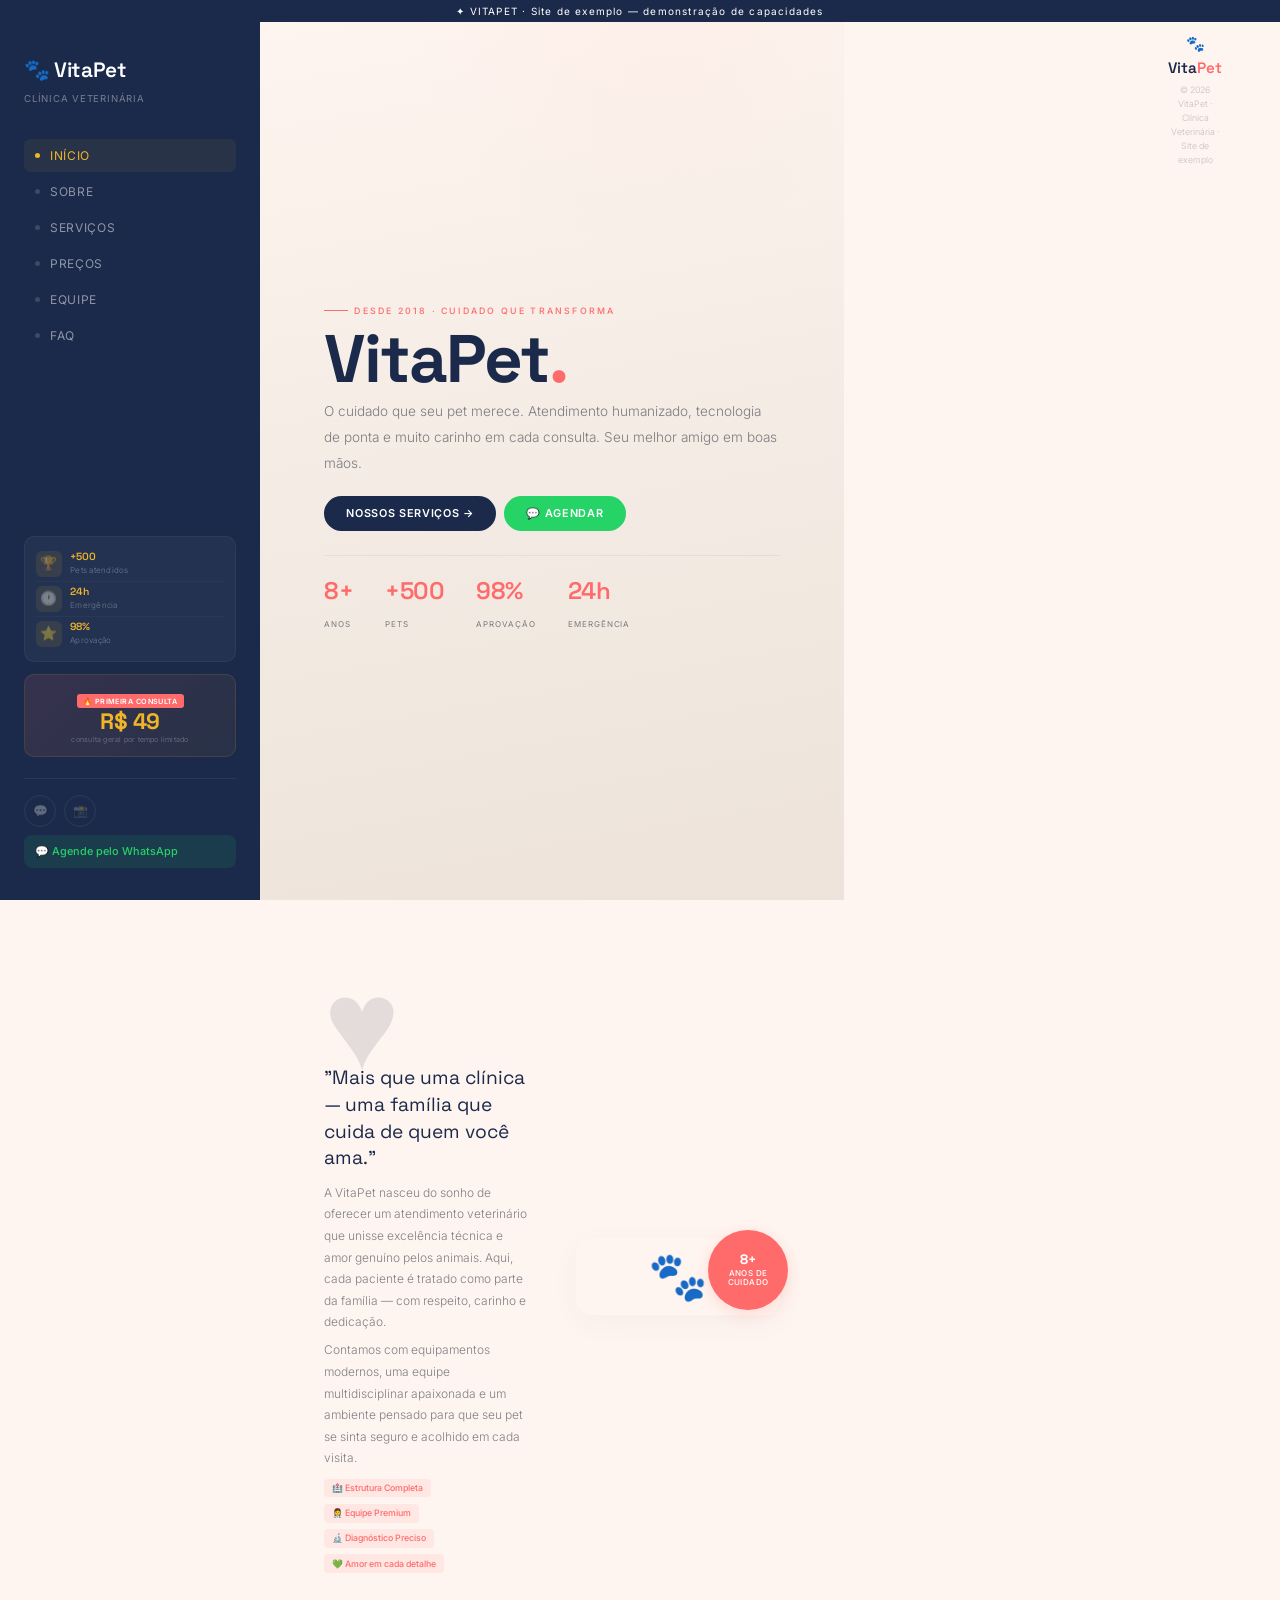
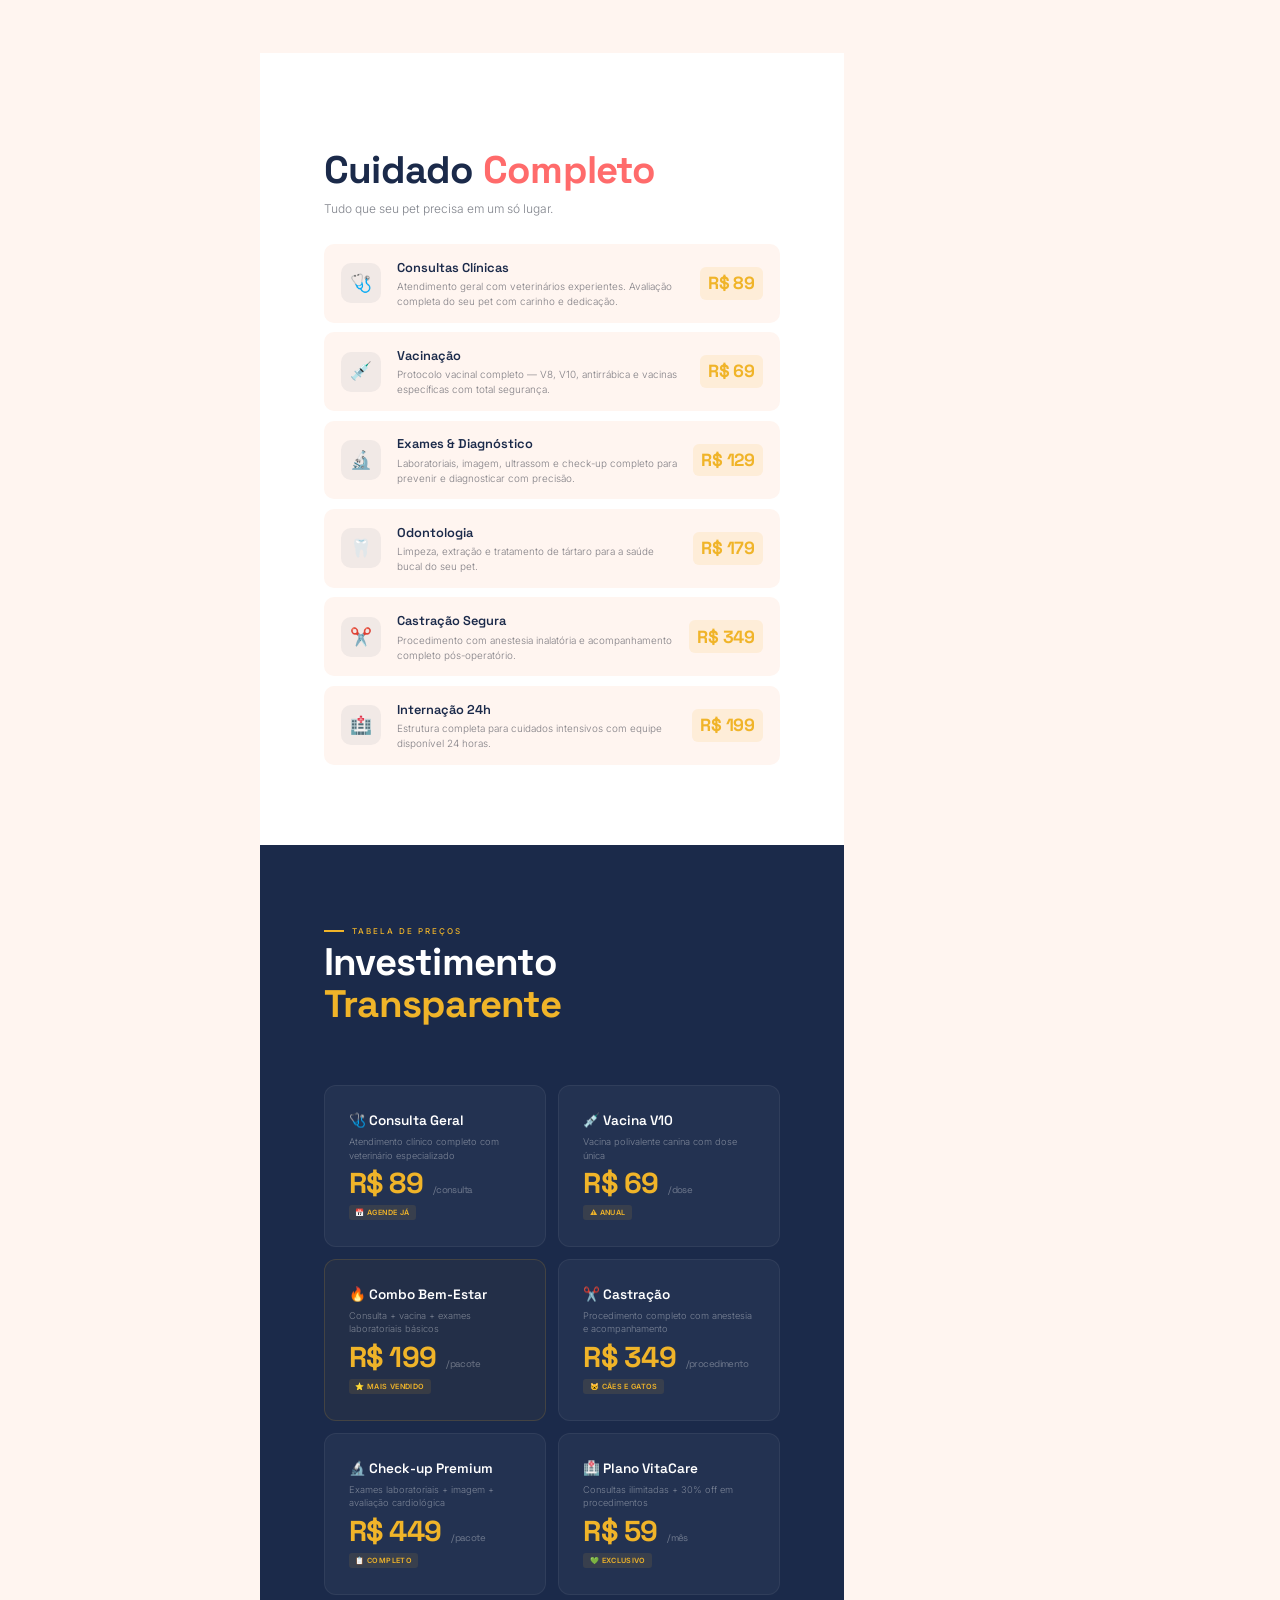
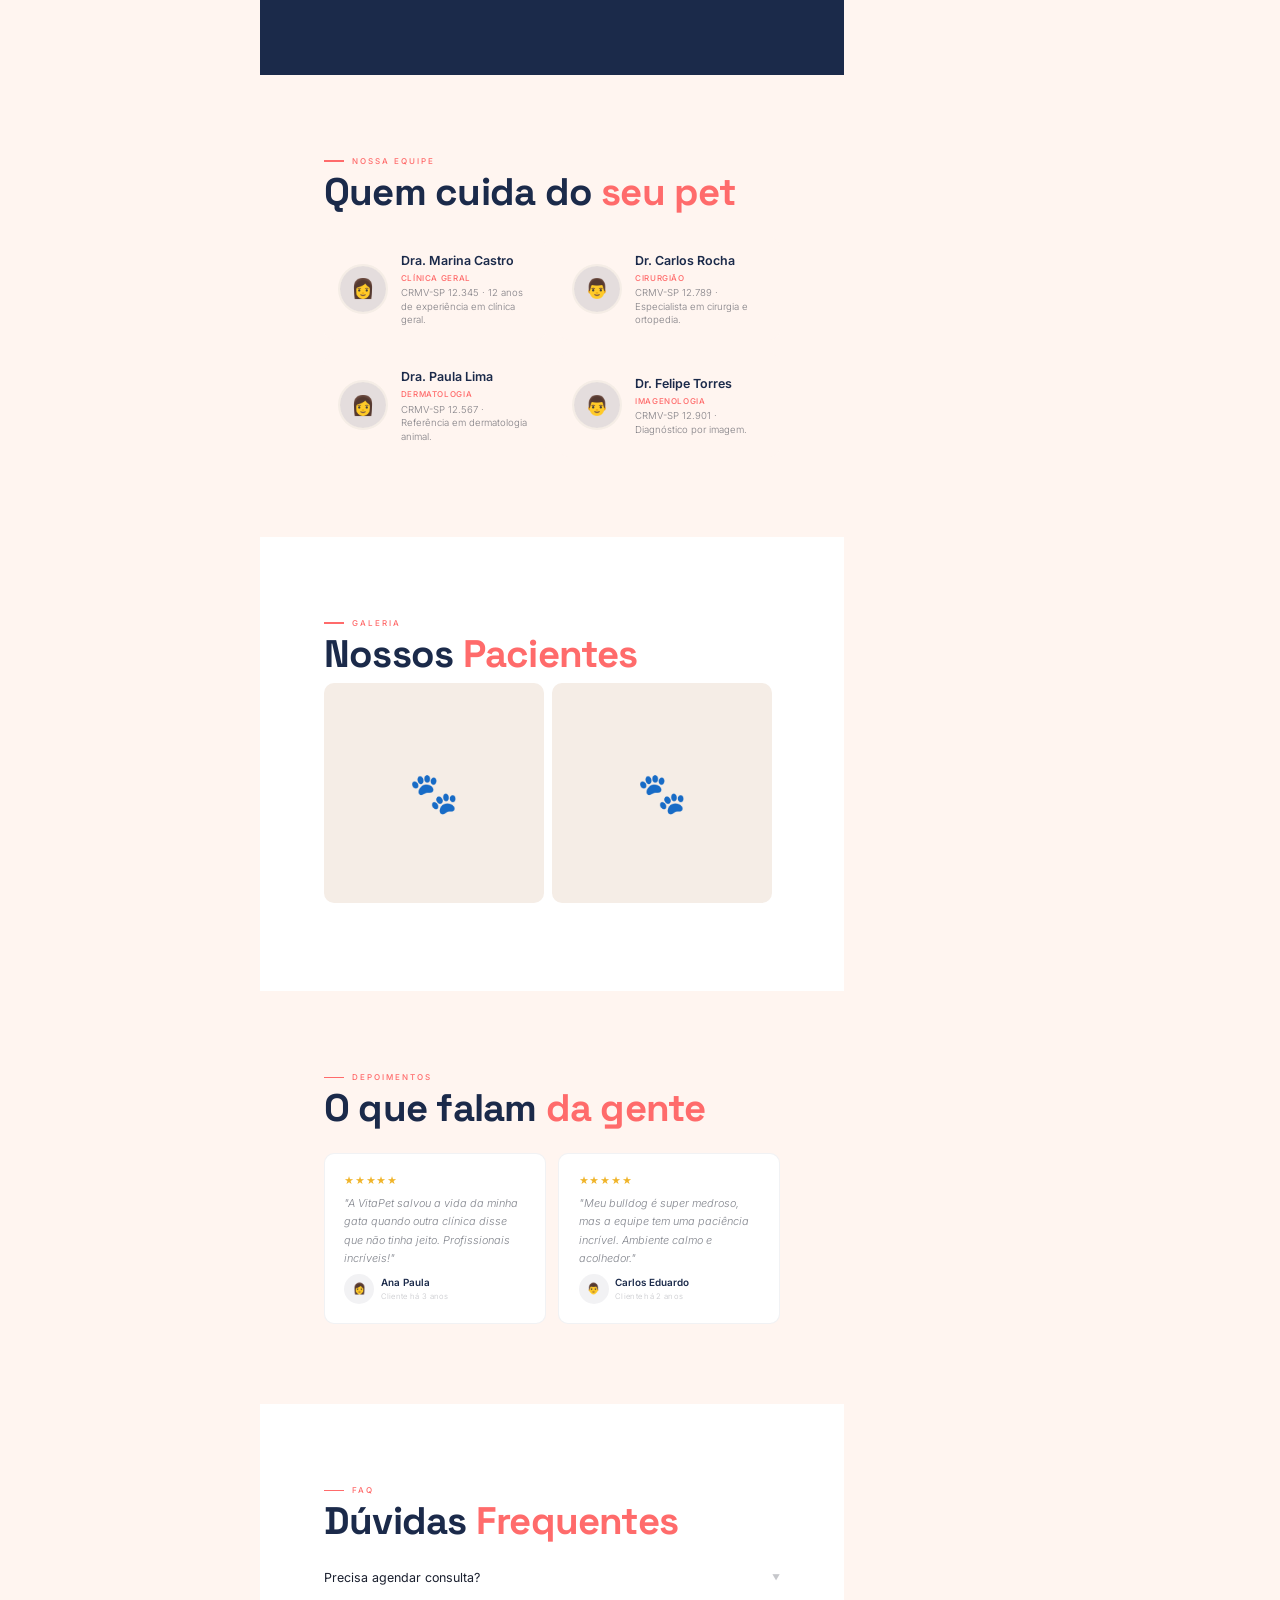
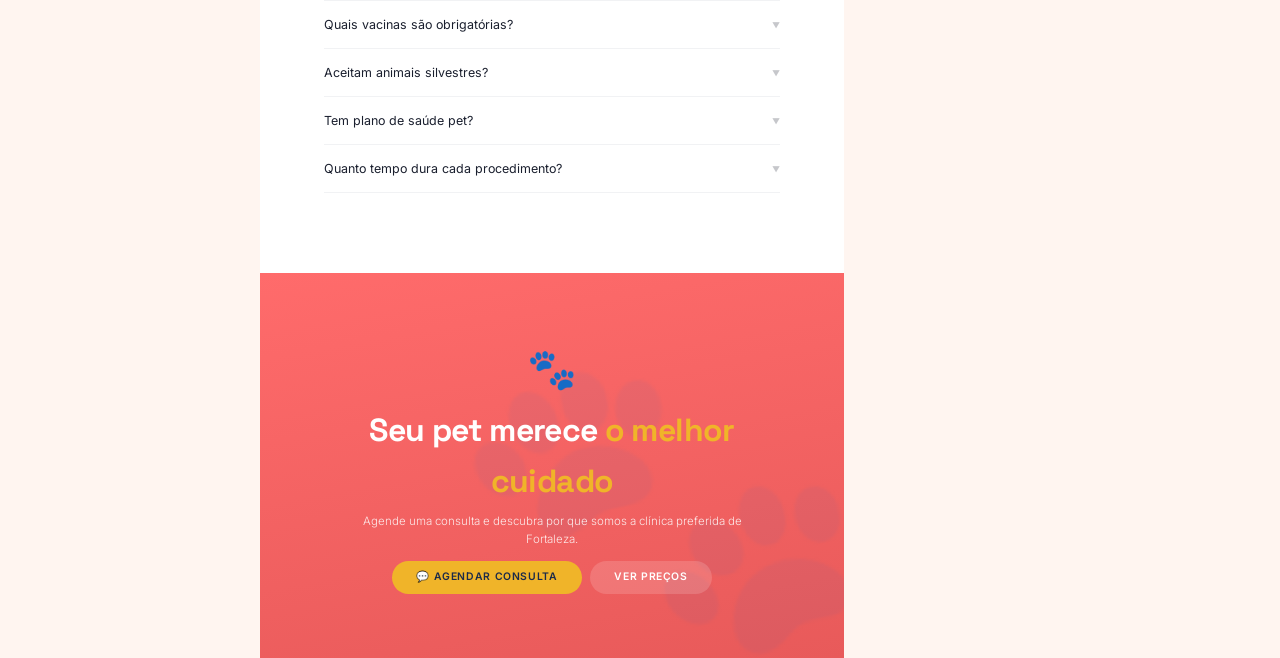
<file: samples/vitapet-veterinaria/index.html>
<!DOCTYPE html>
<html lang="pt-BR">
<head>
<meta charset="UTF-8">
<meta name="viewport" content="width=device-width, initial-scale=1.0">
<title>VitaPet · Clínica Veterinária</title>
<link rel="preconnect" href="https://fonts.googleapis.com">
<link rel="preconnect" href="https://fonts.gstatic.com" crossorigin>
<link href="https://fonts.googleapis.com/css2?family=Space+Grotesk:wght@400;500;600;700&family=Inter:opsz,wght@14..32,200;14..32,300;14..32,400;14..32,500;14..32,600;14..32,700&display=swap" rel="stylesheet">
<style>
*,*::before,*::after{margin:0;padding:0;box-sizing:border-box}
:root{--navy:#1B2A4A;--navy2:rgba(27,42,74,.06);--navy3:rgba(27,42,74,.12);--coral:#FF6B6B;--coral2:rgba(255,107,107,.10);--coral3:rgba(255,107,107,.20);--gold:#F0B429;--gold2:rgba(240,180,41,.12);--cream:#FFF5F0;--cream2:#F5EDE6;--cream3:#EDE3DA;--txt:#1A1F2E;--txt2:rgba(26,31,46,.55);--txt3:rgba(26,31,46,.25);--wpp:#25D366;--card:#fff;--border:rgba(27,42,74,.06);--sb-w:260px}
html{scroll-behavior:smooth}
body{font-family:'Inter',sans-serif;background:var(--cream);color:var(--txt);overflow-x:hidden;font-weight:300;font-size:15px;line-height:1.6;display:flex;min-height:100vh}
img{max-width:100%;display:block}a{color:inherit;text-decoration:none}button{cursor:pointer;font-family:inherit}ul{list-style:none}::selection{background:var(--navy);color:#fff}

.sample-banner{position:fixed;top:0;left:0;right:0;z-index:10000;background:var(--navy);color:#fff;text-align:center;padding:3px 10px;font-size:10px;letter-spacing:.12em;font-weight:400;height:22px}

/* ═══ SIDEBAR ═══ */
.sidebar{position:fixed;top:22px;left:0;bottom:0;width:var(--sb-w);background:var(--navy);color:rgba(255,255,255,.7);z-index:900;display:flex;flex-direction:column;padding:2rem 1.5rem;overflow-y:auto}
.sidebar-brand{font-family:'Space Grotesk',sans-serif;font-size:1.3rem;font-weight:600;color:#fff;margin-bottom:.25rem;display:flex;align-items:center;gap:.4rem;letter-spacing:-.02em}
.sidebar-brand span{font-size:1.1rem}
.sidebar .sub{font-size:.6rem;color:rgba(255,255,255,.4);letter-spacing:.08em;text-transform:uppercase;font-weight:400;margin-bottom:2rem}
.sidebar-nav{display:flex;flex-direction:column;gap:.15rem;flex:1}
.sidebar-nav a{padding:.45rem .7rem;color:rgba(255,255,255,.5);font-size:.75rem;font-weight:400;letter-spacing:.06em;text-transform:uppercase;transition:.25s;border-radius:6px;display:flex;align-items:center;gap:.6rem}
.sidebar-nav a .dot{width:5px;height:5px;border-radius:50%;background:currentColor;opacity:.3;transition:.25s}
.sidebar-nav a:hover{color:var(--gold);background:rgba(240,180,41,.06)}
.sidebar-nav a:hover .dot{opacity:1;background:var(--gold)}
.sidebar-nav .active{color:var(--gold);background:rgba(240,180,41,.06)}
.sidebar-nav .active .dot{opacity:1;background:var(--gold)}
.sidebar-social{display:flex;gap:.5rem;margin-top:1rem;padding-top:1rem;border-top:1px solid rgba(255,255,255,.06)}
.sidebar-social a{width:32px;height:32px;border-radius:50%;border:1px solid rgba(255,255,255,.08);display:flex;align-items:center;justify-content:center;font-size:.75rem;color:rgba(255,255,255,.3);transition:.25s}
.sidebar-social a:hover{border-color:var(--gold);color:var(--gold);background:rgba(240,180,41,.06)}
.sidebar .wpp-link{display:flex;align-items:center;gap:.4rem;margin-top:.5rem;padding:.5rem .7rem;background:rgba(37,211,102,.1);border-radius:8px;color:var(--wpp);font-size:.68rem;font-weight:500;transition:.25s}
.sidebar .wpp-link:hover{background:rgba(37,211,102,.18);transform:translateX(4px)}

/* ─── Sidebar Stats ─── */
.sidebar-stats{background:rgba(255,255,255,.04);border-radius:10px;padding:.6rem .7rem;margin:.5rem 0;border:1px solid rgba(255,255,255,.05)}
.ss-item{display:flex;align-items:center;gap:.5rem;padding:.25rem 0;border-bottom:1px solid rgba(255,255,255,.03)}
.ss-item:last-child{border-bottom:none}
.ss-item .ss-ico{font-size:.85rem;flex-shrink:0;width:26px;height:26px;display:flex;align-items:center;justify-content:center;background:rgba(240,180,41,.1);border-radius:6px}
.ss-item div{display:flex;flex-direction:column}
.ss-item strong{font-size:.65rem;font-weight:600;color:var(--gold);line-height:1.2;font-family:'Space Grotesk',sans-serif}
.ss-item span{font-size:.5rem;color:rgba(255,255,255,.35);letter-spacing:.03em}

/* ─── Sidebar Offer ─── */
.sidebar-offer{background:linear-gradient(135deg,rgba(255,107,107,.12),rgba(240,180,41,.06));border:1px solid rgba(240,180,41,.12);border-radius:10px;padding:.7rem .7rem .65rem;text-align:center;margin:.3rem 0}
.sidebar-offer .so-badge{display:inline-block;font-size:.45rem;background:var(--coral);color:#fff;padding:.08rem .4rem;border-radius:3px;font-weight:600;letter-spacing:.06em;text-transform:uppercase;margin-bottom:.15rem}
.sidebar-offer .so-price{font-family:'Space Grotesk',sans-serif;font-size:1.4rem;font-weight:700;color:var(--gold);line-height:1;letter-spacing:-.02em}
.sidebar-offer .so-sub{font-size:.45rem;color:rgba(255,255,255,.35);letter-spacing:.03em;margin-top:.05rem}

/* ═══ MAIN CONTENT ═══ */
.main{margin-left:var(--sb-w);margin-top:22px;flex:1;min-height:calc(100vh - 22px);position:relative;z-index:1}

/* ═══ HERO ═══ */
.hero{min-height:calc(100vh - 22px);display:flex;flex-direction:column;justify-content:center;padding:4rem 4rem 3rem;position:relative;overflow:hidden;background:linear-gradient(170deg,#FFF5F0 0%,#F5EDE6 40%,#EDE3DA 100%)}
.hero::before{content:'';position:absolute;top:-30%;right:-10%;width:500px;height:500px;background:radial-gradient(circle,rgba(255,107,107,.04),transparent 70%);border-radius:50%}
.hero .inner{position:relative;z-index:2;max-width:720px}
.hero .pre{font-size:.55rem;color:var(--coral);letter-spacing:.25em;text-transform:uppercase;font-weight:500;margin-bottom:.4rem;display:flex;align-items:center;gap:.4rem}
.hero .pre::before{content:'';width:24px;height:1.5px;background:var(--coral)}
.hero h1{font-family:'Space Grotesk',sans-serif;font-size:clamp(2.8rem,5.5vw,4.2rem);font-weight:700;line-height:1.05;color:var(--navy);letter-spacing:-.03em;margin-bottom:.3rem}
.hero h1 em{color:var(--coral);font-style:normal}
.hero .sub{font-size:.85rem;color:var(--txt2);max-width:480px;line-height:1.9;margin-bottom:1.2rem;font-weight:300}
.hero .btn-group{display:flex;gap:.5rem;flex-wrap:wrap}
.hero .btn{display:inline-flex;align-items:center;gap:.35rem;padding:.55rem 1.4rem;border:none;border-radius:100px;font-size:.68rem;font-weight:600;letter-spacing:.06em;text-transform:uppercase;transition:.3s;font-family:'Inter',sans-serif}
.hero .btn-pri{background:var(--navy);color:#fff}
.hero .btn-pri:hover{transform:translateY(-2px);box-shadow:0 8px 25px rgba(27,42,74,.15)}
.hero .btn-wpp{background:var(--wpp);color:#fff}
.hero .btn-wpp:hover{transform:translateY(-2px);box-shadow:0 8px 25px rgba(37,211,102,.15)}
.hero .btn-out{background:transparent;border:1.5px solid var(--border);color:var(--txt)}
.hero .btn-out:hover{background:var(--navy2);border-color:var(--navy3);color:var(--navy)}
.hero-stats{display:flex;gap:2rem;margin-top:1.5rem;padding-top:1rem;border-top:1px solid var(--border)}
.hero-stats div{text-align:left}
.hero-stats strong{display:block;font-family:'Space Grotesk',sans-serif;font-size:1.5rem;font-weight:600;color:var(--coral);letter-spacing:-.02em}
.hero-stats span{font-size:.5rem;color:var(--txt2);letter-spacing:.12em;text-transform:uppercase;font-weight:400}

/* ═══ SECTIONS ═══ */
section{padding:5rem 4rem;position:relative}
.section-container{max-width:800px;margin:0 auto}

.section-t{font-size:.5rem;color:var(--coral);letter-spacing:.25em;text-transform:uppercase;font-weight:500;margin-bottom:.2rem;display:flex;align-items:center;gap:.5rem}
.section-t::before{content:'';width:20px;height:1.5px;background:var(--coral)}
.section-h{font-family:'Space Grotesk',sans-serif;font-size:clamp(1.6rem,3vw,2.4rem);font-weight:700;color:var(--navy);letter-spacing:-.02em;line-height:1.1;margin-bottom:.5rem}
.section-h em{color:var(--coral);font-style:normal}

.section-alt{background:var(--card)}

/* ═══ ABOUT ═══ */
.about-g{display:grid;grid-template-columns:1fr 1fr;gap:3rem;align-items:center}
.about-txt .big-letter{font-family:'Space Grotesk',sans-serif;font-size:clamp(5rem,10vw,8rem);font-weight:700;color:var(--navy3);line-height:.7;margin-bottom:-.3rem;letter-spacing:-.04em}
.about-txt .quote{font-family:'Space Grotesk',sans-serif;font-size:clamp(1rem,1.5vw,1.2rem);font-weight:400;color:var(--navy);line-height:1.4;margin-bottom:.6rem}
.about-txt p{font-size:.75rem;color:var(--txt2);line-height:1.8;margin-bottom:.4rem;font-weight:300}
.about-txt .tags{display:flex;gap:.4rem;flex-wrap:wrap;margin-top:.6rem}
.about-txt .tags span{font-size:.55rem;background:var(--coral2);color:var(--coral);padding:.15rem .5rem;border-radius:4px;font-weight:500;display:flex;align-items:center;gap:.15rem}
.about-img{position:relative}
.about-img .frame{border-radius:16px;overflow:hidden;box-shadow:0 8px 30px rgba(27,42,74,.04)}
.about-img .frame img{width:100%;height:clamp(300px,40vw,450px);object-fit:cover;transition:.6s}
.about-img .frame:hover img{transform:scale(1.04)}
.about-img .stamp{position:absolute;top:-.5rem;right:-.5rem;width:80px;height:80px;background:var(--coral);color:#fff;border-radius:50%;display:flex;flex-direction:column;align-items:center;justify-content:center;font-size:.5rem;font-weight:500;letter-spacing:.05em;text-transform:uppercase;text-align:center;line-height:1.2;box-shadow:0 4px 15px var(--coral3)}
.about-img .stamp strong{font-family:'Space Grotesk',sans-serif;font-size:.85rem;font-weight:700;display:block}

/* ═══ SERVICES ═══ */
.serv-list{display:flex;flex-direction:column;gap:.6rem}
.serv-item{display:flex;align-items:center;gap:1rem;padding:.8rem 1rem;background:var(--cream);border-radius:10px;transition:.3s;border:1px solid transparent}
.serv-item:hover{border-color:var(--navy3);background:var(--cream2);transform:translateX(6px)}
.serv-item .ico{flex-shrink:0;width:40px;height:40px;border-radius:10px;background:var(--navy2);display:flex;align-items:center;justify-content:center;font-size:1.1rem;transition:.3s}
.serv-item:hover .ico{background:var(--navy3);transform:scale(1.08)}
.serv-item .info{flex:1}
.serv-item .info h4{font-family:'Space Grotesk',sans-serif;font-size:.8rem;font-weight:600;color:var(--navy);margin-bottom:1px}
.serv-item .info p{font-size:.62rem;color:var(--txt2);line-height:1.5;font-weight:300}
.serv-item .price-tag{font-family:'Space Grotesk',sans-serif;font-size:1.1rem;font-weight:700;color:var(--gold);background:var(--gold2);padding:.15rem .5rem;border-radius:6px;letter-spacing:-.01em;white-space:nowrap;flex-shrink:0}

/* ═══ PRICING ═══ */
.pricing-section{background:var(--navy);color:rgba(255,255,255,.85)}
.pricing-section .section-h{color:#fff}
.pricing-section .section-h em{color:var(--gold)}
.pricing-section .section-t{color:var(--gold)}
.pricing-section .section-t::before{background:var(--gold)}
.pricing-section .section-p{font-size:.75rem;color:rgba(255,255,255,.5);line-height:1.7;margin-bottom:2rem;font-weight:300}

.price-grid{display:grid;grid-template-columns:1fr 1fr;gap:.8rem}
.price-card{background:rgba(255,255,255,.04);border:1px solid rgba(255,255,255,.06);border-radius:12px;padding:1.5rem;transition:.35s;position:relative;overflow:hidden}
.price-card::before{content:'';position:absolute;top:0;left:0;right:0;height:3px;background:var(--gold);opacity:0;transition:.35s}
.price-card:hover::before{opacity:1}
.price-card:hover{transform:translateY(-5px);background:rgba(255,255,255,.06);border-color:rgba(240,180,41,.15)}
.price-card.featured{border-color:rgba(240,180,41,.15);background:rgba(240,180,41,.04)}
.price-card .p-name{font-family:'Space Grotesk',sans-serif;font-size:.85rem;font-weight:600;color:#fff;margin-bottom:.15rem}
.price-card .p-desc{font-size:.58rem;color:rgba(255,255,255,.4);line-height:1.5;font-weight:300;margin-bottom:.4rem}
.price-card .p-price{font-family:'Space Grotesk',sans-serif;font-size:1.8rem;font-weight:700;color:var(--gold);letter-spacing:-.02em;line-height:1}
.price-card .p-price small{font-size:.6rem;font-weight:400;color:rgba(255,255,255,.35);margin-left:.2rem}
.price-card .p-tag{display:inline-block;font-size:.45rem;color:var(--gold);background:rgba(240,180,41,.1);padding:.1rem .4rem;border-radius:3px;font-weight:600;letter-spacing:.05em;text-transform:uppercase;margin-top:.25rem}

/* ═══ TEAM ═══ */
.team-grid{display:grid;grid-template-columns:1fr 1fr;gap:.8rem}
.team-card{display:flex;align-items:center;gap:.8rem;padding:.8rem;background:var(--cream);border-radius:10px;transition:.3s;border:1px solid transparent}
.team-card:hover{border-color:var(--navy3);background:var(--cream2);transform:translateY(-4px)}
.team-card .av{width:50px;height:50px;border-radius:50%;overflow:hidden;flex-shrink:0;background:var(--navy2);display:flex;align-items:center;justify-content:center;font-size:1.2rem;border:2px solid var(--cream2);transition:.3s}
.team-card:hover .av{border-color:var(--navy);transform:scale(1.08)}
.team-card .av img{width:100%;height:100%;object-fit:cover}
.team-card .info h4{font-size:.78rem;font-weight:600;color:var(--navy);margin-bottom:1px}
.team-card .info .role{font-size:.5rem;color:var(--coral);font-weight:500;letter-spacing:.08em;text-transform:uppercase}
.team-card .info .bio{font-size:.6rem;color:var(--txt2);line-height:1.4;margin-top:2px;font-weight:300}

/* ═══ GALLERY ═══ */
.gal-scroll{display:flex;gap:.5rem;overflow-x:auto;scroll-snap-type:x mandatory;padding-bottom:.5rem;scrollbar-width:thin;scrollbar-color:var(--navy3) transparent;cursor:grab}
.gal-scroll::-webkit-scrollbar{height:4px}
.gal-scroll::-webkit-scrollbar-thumb{background:var(--navy3);border-radius:4px}
.gal-item{flex:0 0 220px;scroll-snap-align:start;border-radius:10px;overflow:hidden;position:relative;aspect-ratio:1;background:var(--cream2)}
.gal-item img{width:100%;height:100%;object-fit:cover;transition:.5s}
.gal-item:hover img{transform:scale(1.06)}
.gal-item .cap{position:absolute;bottom:0;left:0;right:0;padding:1.5rem .5rem .4rem;background:linear-gradient(transparent,rgba(27,42,74,.6));color:#fff;font-size:.6rem;font-weight:400;opacity:0;transition:.35s}
.gal-item:hover .cap{opacity:1}

/* ═══ TESTIMONIALS ═══ */
.test-grid{display:grid;grid-template-columns:1fr 1fr;gap:.8rem}
.test-card{background:var(--card);border:1px solid var(--border);border-radius:10px;padding:1.2rem;transition:.3s}
.test-card:hover{transform:translateY(-3px);border-color:var(--navy3);box-shadow:0 8px 30px rgba(27,42,74,.02)}
.test-card .stars{font-size:.6rem;color:var(--gold);letter-spacing:.08em;margin-bottom:.3rem}
.test-card blockquote{font-size:.68rem;color:var(--txt2);line-height:1.7;font-weight:300;font-style:italic;margin-bottom:.4rem}
.test-card .author{display:flex;align-items:center;gap:.4rem}
.test-card .author .av{width:30px;height:30px;border-radius:50%;background:var(--navy2);display:flex;align-items:center;justify-content:center;font-size:.65rem;flex-shrink:0}
.test-card .author div{display:flex;flex-direction:column}
.test-card .author strong{font-size:.62rem;font-weight:600;color:var(--navy)}
.test-card .author span{font-size:.48rem;color:var(--txt3);letter-spacing:.04em}

/* ═══ FAQ ═══ */
.faq-list{max-width:650px;margin:0 auto}
.faq-item{border-bottom:1px solid var(--border);padding:.8rem 0}
.faq-item:first-child{padding-top:0}
.faq-item button{width:100%;display:flex;align-items:center;justify-content:space-between;background:none;border:none;color:var(--txt);font-size:.78rem;text-align:left;cursor:pointer;font-family:'Inter',sans-serif;font-weight:400;padding:.2rem 0;transition:.2s}
.faq-item button:hover{color:var(--navy)}
.faq-item button .arr{font-size:.5rem;color:var(--txt3);transition:.3s}
.faq-item.open button .arr{transform:rotate(180deg);color:var(--coral)}
.faq-item .answer{max-height:0;overflow:hidden;transition:max-height .35s}
.faq-item.open .answer{max-height:180px}
.faq-item .answer p{padding:.4rem .5rem 0;font-size:.65rem;color:var(--txt2);line-height:1.7;font-weight:300}

/* ═══ CTA ═══ */
.cta-section{text-align:center;padding:4rem;background:linear-gradient(170deg,var(--coral),#E85A5A);color:#fff;position:relative;overflow:hidden}
.cta-section::before{content:'🐾';position:absolute;top:-2rem;right:-1rem;font-size:clamp(8rem,25vw,20rem);opacity:.05;pointer-events:none;transform:rotate(-12deg)}
.cta-section .in{position:relative;z-index:2;max-width:550px;margin:0 auto}
.cta-section .in .ico-b{font-size:2.5rem;margin-bottom:.2rem;display:block}
.cta-section .in h2{font-family:'Space Grotesk',sans-serif;font-size:clamp(1.4rem,2.5vw,2rem);font-weight:700;letter-spacing:-.02em;color:#fff}
.cta-section .in h2 em{color:var(--gold);font-style:normal}
.cta-section .in p{font-size:.72rem;opacity:.85;max-width:400px;margin:.3rem auto .8rem;font-weight:300;line-height:1.6}
.cta-section .in .btn{display:inline-flex;align-items:center;gap:.35rem;padding:.5rem 1.5rem;background:var(--gold);color:var(--navy);border:none;border-radius:100px;font-size:.65rem;font-weight:600;letter-spacing:.06em;text-transform:uppercase;transition:.3s;font-family:'Inter',sans-serif}
.cta-section .in .btn:hover{transform:translateY(-2px);box-shadow:0 8px 25px rgba(0,0,0,.1)}
.cta-section .in .btn-sec{background:rgba(255,255,255,.15);color:#fff;margin-left:.3rem}
.cta-section .in .btn-sec:hover{background:rgba(255,255,255,.25)}

/* ═══ FOOTER ═══ */
footer{padding:2rem 4rem 1.5rem;text-align:center;margin-left:var(--sb-w)}
footer .brand{font-family:'Space Grotesk',sans-serif;font-size:.95rem;font-weight:600;color:var(--navy)}
footer .brand span{color:var(--coral)}
footer p{font-size:.55rem;color:var(--txt3);margin-top:.15rem}
footer .social{display:flex;gap:.5rem;justify-content:center;margin:.4rem 0}

/* ═══ ANIMATIONS ═══ */
.fade-in{opacity:0;transform:translateY(20px);transition:opacity .6s,transform .6s}.fade-in.vis{opacity:1;transform:translateY(0)}
.slide-up{opacity:0;transform:translateY(30px);transition:opacity .7s,transform .7s}.slide-up.vis{opacity:1;transform:translateY(0)}
.fade-l{opacity:0;transform:translateX(-20px);transition:opacity .6s,transform .6s}.fade-l.vis{opacity:1;transform:translateX(0)}
.fade-r{opacity:0;transform:translateX(20px);transition:opacity .6s,transform .6s}.fade-r.vis{opacity:1;transform:translateX(0)}

/* ═══ RESPONSIVE ═══ */
@media(max-width:968px){
  .sidebar{width:200px;padding:1.2rem 1rem}
  :root{--sb-w:200px}
  .hero{padding:3rem 2rem}
  section{padding:3.5rem 2rem}
  .about-g{grid-template-columns:1fr;gap:2rem}
  .price-grid{grid-template-columns:1fr}
}
@media(max-width:768px){
  body{flex-direction:column}
  .sidebar{position:static;top:auto;width:100%;padding:1rem 1.2rem;flex-direction:row;align-items:center;gap:1rem;flex-wrap:wrap;min-height:auto}
  .sidebar .sub{display:none}
  .sidebar-nav{flex-direction:row;gap:.1rem;flex:none;overflow-x:auto;padding:.2rem 0}
  .sidebar-nav a{font-size:.55rem;padding:.25rem .5rem;white-space:nowrap}
  .sidebar-nav a .dot{display:none}
  .sidebar-stats,.sidebar-offer,.sidebar-social,.sidebar .wpp-link{display:none}
  .main{margin-left:0}
  footer{margin-left:0}
  .hero{padding:2.5rem 1.2rem;min-height:auto}
  .hero-stats{gap:1rem;flex-wrap:wrap}
  section{padding:2.5rem 1.2rem}
  .team-grid{grid-template-columns:1fr}
  .test-grid{grid-template-columns:1fr}
  .serv-item{flex-wrap:wrap}
  .cta-section{padding:3rem 1.2rem}
  .about-img .stamp{width:65px;height:65px;top:-.3rem;right:-.3rem}
  .about-img .stamp strong{font-size:.7rem}
  .gal-item{flex:0 0 160px}
}
@media(max-width:480px){
  .hero h1{font-size:2.2rem}.hero .btn{width:100%;justify-content:center}
  .price-card .p-price{font-size:1.4rem}
}
</style>
</head>
<body>

<div class="sample-banner">✦ VITAPET · Site de exemplo — demonstração de capacidades</div>

<!-- ═══ SIDEBAR ═══ -->
<aside class="sidebar">
  <div class="sidebar-brand">🐾 VitaPet</div>
  <div class="sub">Clínica Veterinária</div>
  <nav class="sidebar-nav">
    <a href="#hero" class="active"><span class="dot"></span>Início</a>
    <a href="#sobre"><span class="dot"></span>Sobre</a>
    <a href="#servicos"><span class="dot"></span>Serviços</a>
    <a href="#precos"><span class="dot"></span>Preços</a>
    <a href="#equipe"><span class="dot"></span>Equipe</a>
    <a href="#faq"><span class="dot"></span>FAQ</a>
  </nav>
  <div class="sidebar-stats">
    <div class="ss-item"><span class="ss-ico">🏆</span><div><strong>+500</strong><span>Pets atendidos</span></div></div>
    <div class="ss-item"><span class="ss-ico">🕐</span><div><strong>24h</strong><span>Emergência</span></div></div>
    <div class="ss-item"><span class="ss-ico">⭐</span><div><strong>98%</strong><span>Aprovação</span></div></div>
  </div>
  <div class="sidebar-offer">
    <div class="so-badge">🔥 PRIMEIRA CONSULTA</div>
    <div class="so-price">R$ 49</div>
    <div class="so-sub">consulta geral por tempo limitado</div>
  </div>
  <div class="sidebar-social">
    <a href="https://wa.me/5585996896378" target="_blank" aria-label="WhatsApp">💬</a>
    <a href="#" aria-label="Instagram">📸</a>
  </div>
  <a href="https://wa.me/5585996896378?text=Olá!%20Vim%20pelo%20site%20da%20VitaPet" target="_blank" class="wpp-link">💬 Agende pelo WhatsApp</a>
</aside>

<!-- ═══ MAIN ═══ -->
<div class="main">

<!-- HERO -->
<section class="hero" id="hero">
  <div class="inner">
    <div class="pre fade-in">Desde 2018 · Cuidado que transforma</div>
    <h1 class="fade-in" style="transition-delay:.08s">VitaPet<em>.</em></h1>
    <p class="sub fade-in" style="transition-delay:.16s">O cuidado que seu pet merece. Atendimento humanizado, tecnologia de ponta e muito carinho em cada consulta. Seu melhor amigo em boas mãos.</p>
    <div class="btn-group fade-in" style="transition-delay:.24s">
      <a href="#servicos" class="btn btn-pri">Nossos Serviços →</a>
      <a href="https://wa.me/5585996896378?text=Olá!%20Vim%20pelo%20site%20da%20VitaPet" target="_blank" class="btn btn-wpp">💬 Agendar</a>
    </div>
    <div class="hero-stats fade-in" style="transition-delay:.32s">
      <div><strong>8+</strong><span>Anos</span></div>
      <div><strong>+500</strong><span>Pets</span></div>
      <div><strong>98%</strong><span>Aprovação</span></div>
      <div><strong>24h</strong><span>Emergência</span></div>
    </div>
  </div>
</section>

<!-- ABOUT -->
<section id="sobre">
  <div class="section-container">
    <div class="about-g">
      <div class="about-txt">
        <div class="big-letter fade-l">♥</div>
        <div class="quote fade-l" style="transition-delay:.06s">"Mais que uma clínica — uma família que cuida de quem você ama."</div>
        <p class="fade-l" style="transition-delay:.12s">A VitaPet nasceu do sonho de oferecer um atendimento veterinário que unisse excelência técnica e amor genuíno pelos animais. Aqui, cada paciente é tratado como parte da família — com respeito, carinho e dedicação.</p>
        <p class="fade-l" style="transition-delay:.18s">Contamos com equipamentos modernos, uma equipe multidisciplinar apaixonada e um ambiente pensado para que seu pet se sinta seguro e acolhido em cada visita.</p>
        <div class="tags fade-l" style="transition-delay:.24s">
          <span>🏥 Estrutura Completa</span>
          <span>👩‍⚕️ Equipe Premium</span>
          <span>🔬 Diagnóstico Preciso</span>
          <span>💚 Amor em cada detalhe</span>
        </div>
      </div>
      <div class="about-img fade-r">
        <div class="frame"><img src="https://images.unsplash.com/photo-1628009368231-3bb7cfcb8a9a?w=500&h=600&fit=crop" alt="Clínica VitaPet" loading="lazy" onerror="this.outerHTML='<div style=display:flex;align-items:center;justify-content:center;width:100%;height:100%;background:var(--cream);font-size:3rem;border-radius:16px>🐾</div>'"></div>
        <div class="stamp"><strong>8+</strong>Anos de<br>Cuidado</div>
      </div>
    </div>
  </div>
</section>

<!-- SERVICES -->
<section class="section-alt" id="servicos">
  <div class="section-container">
    <div class="section-t slide-up">Nossos Serviços</div>
    <h2 class="section-h slide-up" style="transition-delay:.06s">Cuidado <em>Completo</em></h2>
    <p class="section-p slide-up" style="transition-delay:.12s;font-size:.75rem;color:var(--txt2);line-height:1.7;margin-bottom:1.5rem;font-weight:300">Tudo que seu pet precisa em um só lugar.</p>
    <div class="serv-list">
      <div class="serv-item slide-up"><div class="ico">🩺</div><div class="info"><h4>Consultas Clínicas</h4><p>Atendimento geral com veterinários experientes. Avaliação completa do seu pet com carinho e dedicação.</p></div><span class="price-tag">R$ 89</span></div>
      <div class="serv-item slide-up" style="transition-delay:.04s"><div class="ico">💉</div><div class="info"><h4>Vacinação</h4><p>Protocolo vacinal completo — V8, V10, antirrábica e vacinas específicas com total segurança.</p></div><span class="price-tag">R$ 69</span></div>
      <div class="serv-item slide-up" style="transition-delay:.08s"><div class="ico">🔬</div><div class="info"><h4>Exames & Diagnóstico</h4><p>Laboratoriais, imagem, ultrassom e check-up completo para prevenir e diagnosticar com precisão.</p></div><span class="price-tag">R$ 129</span></div>
      <div class="serv-item slide-up" style="transition-delay:.12s"><div class="ico">🦷</div><div class="info"><h4>Odontologia</h4><p>Limpeza, extração e tratamento de tártaro para a saúde bucal do seu pet.</p></div><span class="price-tag">R$ 179</span></div>
      <div class="serv-item slide-up" style="transition-delay:.16s"><div class="ico">✂️</div><div class="info"><h4>Castração Segura</h4><p>Procedimento com anestesia inalatória e acompanhamento completo pós-operatório.</p></div><span class="price-tag">R$ 349</span></div>
      <div class="serv-item slide-up" style="transition-delay:.2s"><div class="ico">🏥</div><div class="info"><h4>Internação 24h</h4><p>Estrutura completa para cuidados intensivos com equipe disponível 24 horas.</p></div><span class="price-tag">R$ 199</span></div>
    </div>
  </div>
</section>

<!-- PRICING -->
<section class="pricing-section" id="precos">
  <div class="section-container">
    <div class="section-t slide-up">Tabela de Preços</div>
    <h2 class="section-h slide-up" style="transition-delay:.06s">Investimento <em>Transparente</em></h2>
    <p class="section-p slide-up" style="transition-delay:.12s">Preços justos e sem surpresas. Seu pet merece o melhor cuidado.</p>
    <div class="price-grid">
      <div class="price-card slide-up"><div class="p-name">🩺 Consulta Geral</div><div class="p-desc">Atendimento clínico completo com veterinário especializado</div><div class="p-price">R$ 89 <small>/consulta</small></div><span class="p-tag">📅 Agende já</span></div>
      <div class="price-card slide-up" style="transition-delay:.04s"><div class="p-name">💉 Vacina V10</div><div class="p-desc">Vacina polivalente canina com dose única</div><div class="p-price">R$ 69 <small>/dose</small></div><span class="p-tag">⚠️ Anual</span></div>
      <div class="price-card featured slide-up" style="transition-delay:.08s"><div class="p-name">🔥 Combo Bem-Estar</div><div class="p-desc">Consulta + vacina + exames laboratoriais básicos</div><div class="p-price">R$ 199 <small>/pacote</small></div><span class="p-tag">⭐ MAIS VENDIDO</span></div>
      <div class="price-card slide-up" style="transition-delay:.12s"><div class="p-name">✂️ Castração</div><div class="p-desc">Procedimento completo com anestesia e acompanhamento</div><div class="p-price">R$ 349 <small>/procedimento</small></div><span class="p-tag">🐱 Cães e gatos</span></div>
      <div class="price-card slide-up" style="transition-delay:.16s"><div class="p-name">🔬 Check-up Premium</div><div class="p-desc">Exames laboratoriais + imagem + avaliação cardiológica</div><div class="p-price">R$ 449 <small>/pacote</small></div><span class="p-tag">📋 Completo</span></div>
      <div class="price-card slide-up" style="transition-delay:.2s"><div class="p-name">🏥 Plano VitaCare</div><div class="p-desc">Consultas ilimitadas + 30% off em procedimentos</div><div class="p-price">R$ 59 <small>/mês</small></div><span class="p-tag">💚 Exclusivo</span></div>
    </div>
  </div>
</section>

<!-- TEAM -->
<section id="equipe">
  <div class="section-container">
    <div class="section-t slide-up">Nossa Equipe</div>
    <h2 class="section-h slide-up" style="transition-delay:.06s">Quem cuida do <em>seu pet</em></h2>
    <div class="team-grid" style="margin-top:1.5rem">
      <div class="team-card slide-up"><div class="av"><img src="https://images.unsplash.com/photo-1580489944761-15a19d654956?w=100&h=100&fit=crop" alt="Dra. Marina" loading="lazy" onerror="this.outerHTML='<div class=av style=font-size:1.2rem>👩</div>'"></div><div class="info"><h4>Dra. Marina Castro</h4><div class="role">Clínica Geral</div><div class="bio">CRMV-SP 12.345 · 12 anos de experiência em clínica geral.</div></div></div>
      <div class="team-card slide-up" style="transition-delay:.04s"><div class="av"><img src="https://images.unsplash.com/photo-1531384441138-2736e62e0919?w=100&h=100&fit=crop" alt="Dr. Carlos" loading="lazy" onerror="this.outerHTML='<div class=av style=font-size:1.2rem>👨</div>'"></div><div class="info"><h4>Dr. Carlos Rocha</h4><div class="role">Cirurgião</div><div class="bio">CRMV-SP 12.789 · Especialista em cirurgia e ortopedia.</div></div></div>
      <div class="team-card slide-up" style="transition-delay:.08s"><div class="av"><img src="https://images.unsplash.com/photo-1592621385612-4d7129426394?w=100&h=100&fit=crop" alt="Dra. Paula" loading="lazy" onerror="this.outerHTML='<div class=av style=font-size:1.2rem>👩</div>'"></div><div class="info"><h4>Dra. Paula Lima</h4><div class="role">Dermatologia</div><div class="bio">CRMV-SP 12.567 · Referência em dermatologia animal.</div></div></div>
      <div class="team-card slide-up" style="transition-delay:.12s"><div class="av"><img src="https://images.unsplash.com/photo-1507003211169-0a1dd7228f2d?w=100&h=100&fit=crop" alt="Dr. Felipe" loading="lazy" onerror="this.outerHTML='<div class=av style=font-size:1.2rem>👨</div>'"></div><div class="info"><h4>Dr. Felipe Torres</h4><div class="role">Imagenologia</div><div class="bio">CRMV-SP 12.901 · Diagnóstico por imagem.</div></div></div>
    </div>
  </div>
</section>

<!-- GALLERY -->
<section class="section-alt">
  <div class="section-container">
    <div class="section-t slide-up">Galeria</div>
    <h2 class="section-h slide-up" style="transition-delay:.06s">Nossos <em>Pacientes</em></h2>
    <div class="gal-scroll slide-up" style="transition-delay:.12s" id="galScroll"></div>
  </div>
</section>

<!-- TESTIMONIALS -->
<section>
  <div class="section-container">
    <div class="section-t slide-up">Depoimentos</div>
    <h2 class="section-h slide-up" style="transition-delay:.06s">O que falam <em>da gente</em></h2>
    <div class="test-grid" style="margin-top:1.5rem">
      <div class="test-card slide-up"><div class="stars">★★★★★</div><blockquote>"A VitaPet salvou a vida da minha gata quando outra clínica disse que não tinha jeito. Profissionais incríveis!"</blockquote><div class="author"><div class="av">👩</div><div><strong>Ana Paula</strong><span>Cliente há 3 anos</span></div></div></div>
      <div class="test-card slide-up" style="transition-delay:.06s"><div class="stars">★★★★★</div><blockquote>"Meu bulldog é super medroso, mas a equipe tem uma paciência incrível. Ambiente calmo e acolhedor."</blockquote><div class="author"><div class="av">👨</div><div><strong>Carlos Eduardo</strong><span>Cliente há 2 anos</span></div></div></div>
    </div>
  </div>
</section>

<!-- FAQ -->
<section class="section-alt" id="faq">
  <div class="section-container">
    <div class="section-t slide-up">FAQ</div>
    <h2 class="section-h slide-up" style="transition-delay:.06s">Dúvidas <em>Frequentes</em></h2>
    <div class="faq-list" style="margin-top:1.5rem">
      <div class="faq-item slide-up"><button onclick="this.parentElement.classList.toggle('open')">Precisa agendar consulta?<span class="arr">▼</span></button><div class="answer"><p>Sim! Recomendamos agendamento. Em casos de emergência, aceitamos sem agendamento 24h.</p></div></div>
      <div class="faq-item slide-up" style="transition-delay:.04s"><button onclick="this.parentElement.classList.toggle('open')">Quais vacinas são obrigatórias?<span class="arr">▼</span></button><div class="answer"><p>Cães: V8 ou V10 (anual) + antirrábica. Gatos: V3 ou V4 (anual) + antirrábica.</p></div></div>
      <div class="faq-item slide-up" style="transition-delay:.08s"><button onclick="this.parentElement.classList.toggle('open')">Aceitam animais silvestres?<span class="arr">▼</span></button><div class="answer"><p>Atendemos cães, gatos e pequenos roedores (hamsters, porquinhos-da-índia, coelhos).</p></div></div>
      <div class="faq-item slide-up" style="transition-delay:.12s"><button onclick="this.parentElement.classList.toggle('open')">Tem plano de saúde pet?<span class="arr">▼</span></button><div class="answer"><p>Sim! O VitaCare oferece consultas ilimitadas e 30% off em procedimentos. Consulte valores!</p></div></div>
      <div class="faq-item slide-up" style="transition-delay:.16s"><button onclick="this.parentElement.classList.toggle('open')">Quanto tempo dura cada procedimento?<span class="arr">▼</span></button><div class="answer"><p>Consultas ~30min, exames ~20min, castração ~1h com preparo e recuperação.</p></div></div>
    </div>
  </div>
</section>

<!-- CTA -->
<div class="cta-section">
  <div class="in slide-up">
    <span class="ico-b">🐾</span>
    <h2>Seu pet merece <em>o melhor cuidado</em></h2>
    <p>Agende uma consulta e descubra por que somos a clínica preferida de Fortaleza.</p>
    <a href="https://wa.me/5585996896378?text=Olá!%20Vim%20pelo%20site%20da%20VitaPet.%20Quero%20agendar%20uma%20consulta." target="_blank" class="btn">💬 Agendar Consulta</a>
    <a href="#precos" class="btn btn-sec">Ver Preços</a>
  </div>
</div>

</div><!-- end .main -->

<!-- ═══ FOOTER ═══ -->
<footer>
  <div class="brand">🐾 Vita<span>Pet</span></div>
  <p>© 2026 VitaPet · Clínica Veterinária · Site de exemplo</p>
</footer>

<script>
// ── Gallery ──
document.getElementById('galScroll').innerHTML = [
  {s:'https://images.unsplash.com/photo-1544568100-847a948585b9?w=250&h=250&fit=crop',a:'Thor'},
  {s:'https://images.unsplash.com/photo-1553882809-a4f57e595701?w=250&h=250&fit=crop',a:'Luna'},
  {s:'https://images.unsplash.com/photo-1552053831-71594a27632d?w=250&h=250&fit=crop',a:'Bidu'},
  {s:'https://images.unsplash.com/photo-1574158622682-e40e69881006?w=250&h=250&fit=crop',a:'Mimi'},
  {s:'https://images.unsplash.com/photo-1568572933382-74d440642117?w=250&h=250&fit=crop',a:'Pipoca'},
  {s:'https://images.unsplash.com/photo-1533738363-b7f9aef128ce?w=250&h=250&fit=crop',a:'Mel'},
  {s:'https://images.unsplash.com/photo-1514888286974-6c03e2ca1dba?w=250&h=250&fit=crop',a:'Simba'},
  {s:'https://images.unsplash.com/photo-1560807707-8cc77767d783?w=250&h=250&fit=crop',a:'Toddy'},
].map((i,n)=>`<div class="gal-item"><img src="${i.s}" alt="${i.a}" loading="lazy" onerror="this.outerHTML='<div style=display:flex;align-items:center;justify-content:center;width:100%;height:100%;background:var(--cream2);font-size:2.5rem>🐾</div>'"><div class="cap">${i.a}</div></div>`).join('');

// ── Observer ──
const watcher = new IntersectionObserver((entries) => {
  entries.forEach(e => { if (e.isIntersecting) { e.target.classList.add('vis'); watcher.unobserve(e.target); } });
}, { threshold: 0.08, rootMargin: '0px 0px -40px 0px' });
document.querySelectorAll('.fade-in, .slide-up, .fade-l, .fade-r').forEach(el => watcher.observe(el));

// ── Active sidebar link ──
const sections = document.querySelectorAll('section[id]');
const sidebarLinks = document.querySelectorAll('.sidebar-nav a');
const sectionObserver = new IntersectionObserver(entries => {
  entries.forEach(entry => {
    if (entry.isIntersecting) {
      sidebarLinks.forEach(l => l.classList.remove('active'));
      const activeLink = document.querySelector(`.sidebar-nav a[href="#${entry.target.id}"]`);
      if (activeLink) activeLink.classList.add('active');
    }
  });
}, { threshold: 0.3 });
sections.forEach(s => sectionObserver.observe(s));
</script>
</body>
</html>
</file>
<file: dashboard/css/style.css>
/* ============================================ */
/*  DASHBOARD FINANCEIRO · HACKER THEME         */
/*  Tema: Terminal verde/cyan sobre fundo preto */
/*  Fonte: JetBrains Mono                       */
/* ============================================ */

:root {
  --bg: #0a0e0f;
  --bg-alt: #0f1416;
  --bg-card: #11181a;
  --border: #1a2a2d;
  --border-hover: #2a4a4d;
  --text: #c8d6d0;
  --text-dim: #5a7a7a;
  --green: #00ff88;
  --green-dim: #00bb66;
  --cyan: #00ddff;
  --cyan-dim: #0099bb;
  --amber: #ffb300;
  --red: #ff4455;
  --red-dim: #cc2233;
  --purple: #b388ff;
  --font: 'JetBrains Mono', monospace;
  --font-ui: 'Share Tech Mono', monospace;
  --shadow: 0 0 40px rgba(0,255,136,.04);
}

* { margin:0; padding:0; box-sizing:border-box; }

html { scroll-behavior: smooth; }

body {
  background: var(--bg);
  color: var(--text);
  font-family: var(--font);
  font-size: .875rem;
  line-height: 1.6;
  min-height: 100vh;
}

/* ─── NAVBAR ─── */

.d-nav {
  position: fixed;
  top: 0; left: 0; right: 0;
  z-index: 100;
  background: rgba(10,14,15,.92);
  backdrop-filter: blur(16px);
  border-bottom: 1px solid var(--border);
}

.d-nav-inner {
  max-width: 1200px;
  margin: 0 auto;
  padding: .75rem 1.5rem;
  display: flex;
  align-items: center;
  justify-content: space-between;
}

.d-brand {
  font-size: 1.2rem;
  font-weight: 700;
  color: var(--green);
  text-decoration: none;
  letter-spacing: .02em;
}
.d-brand .prompt { color: var(--cyan); margin-right: 2px; }
.d-brand .dash { color: var(--cyan); }

.d-nav-links {
  display: flex;
  gap: .25rem;
}
.d-nav-links a {
  color: var(--text-dim);
  text-decoration: none;
  font-size: .78rem;
  padding: .4rem .8rem;
  border-radius: 6px;
  transition: all .2s;
  font-family: var(--font-ui);
}
.d-nav-links a:hover,
.d-nav-links a.active {
  color: var(--green);
  background: rgba(0,255,136,.06);
}

/* ─── MAIN ─── */

.d-main { padding-top: 64px; }

.d-section {
  padding: 3rem 1.5rem;
}
.d-section-alt {
  background: var(--bg-alt);
  border-top: 1px solid var(--border);
  border-bottom: 1px solid var(--border);
}

.d-container {
  max-width: 1200px;
  margin: 0 auto;
}

.d-header { margin-bottom: 2rem; }
.d-header .d-label {
  display: inline-block;
  font-size: .7rem;
  font-weight: 600;
  color: var(--cyan);
  letter-spacing: .15em;
  text-transform: uppercase;
  font-family: var(--font-ui);
  margin-bottom: .25rem;
}
.d-header h2 {
  font-size: 1.8rem;
  font-weight: 700;
  color: var(--text);
  letter-spacing: -.02em;
}
.d-header h2::before { content: '# '; color: var(--green-dim); }

/* ─── CARDS ─── */

.cards-row {
  display: grid;
  grid-template-columns: repeat(auto-fit, minmax(220px, 1fr));
  gap: 1rem;
  margin-bottom: 2.5rem;
}

.d-card {
  background: var(--bg-card);
  border: 1px solid var(--border);
  border-radius: 10px;
  padding: 1.25rem;
  display: flex;
  align-items: center;
  gap: 1rem;
  transition: all .3s;
  position: relative;
  overflow: hidden;
}
.d-card::before {
  content: '';
  position: absolute;
  top: 0; left: 0; right: 0;
  height: 2px;
  opacity: 0;
  transition: opacity .3s;
}
.d-card:hover::before { opacity: 1; }
.d-card:hover {
  border-color: var(--border-hover);
  transform: translateY(-2px);
  box-shadow: var(--shadow);
}

.total-card::before { background: linear-gradient(90deg, var(--cyan), var(--green)); }
.lucro-card::before { background: linear-gradient(90deg, var(--green), var(--green-dim)); }
.clientes-card::before { background: linear-gradient(90deg, var(--purple), var(--cyan)); }
.manut-card::before { background: linear-gradient(90deg, var(--amber), var(--green)); }

.d-card-icon {
  font-size: 1.6rem;
  width: 44px;
  height: 44px;
  display: flex;
  align-items: center;
  justify-content: center;
  background: rgba(0,255,136,.05);
  border-radius: 10px;
  flex-shrink: 0;
}
.d-card-body { display: flex; flex-direction: column; gap: .15rem; }
.d-card-label {
  font-size: .7rem;
  color: var(--text-dim);
  font-family: var(--font-ui);
  text-transform: uppercase;
  letter-spacing: .08em;
}
.d-card-value {
  font-size: 1.5rem;
  font-weight: 700;
  color: var(--green);
  letter-spacing: -.02em;
}
.total-card .d-card-value { color: var(--cyan); }
.lucro-card .d-card-value { color: var(--green); }
.clientes-card .d-card-value { color: var(--purple); }
.manut-card .d-card-value { color: var(--amber); }

/* ─── CHART ─── */

.chart-area {
  background: var(--bg-card);
  border: 1px solid var(--border);
  border-radius: 10px;
  padding: 1.5rem;
}
.chart-title {
  font-size: 1.1rem;
  font-weight: 600;
  color: var(--text);
  margin-bottom: 1.2rem;
  font-family: var(--font-ui);
}
.chart-bars {
  display: flex;
  align-items: flex-end;
  gap: .6rem;
  height: 200px;
  padding-top: .5rem;
}
.chart-bar-wrap {
  flex: 1;
  display: flex;
  flex-direction: column;
  align-items: center;
  gap: .35rem;
  height: 100%;
  justify-content: flex-end;
}
.chart-bar {
  width: 100%;
  max-width: 40px;
  border-radius: 4px 4px 0 0;
  min-height: 4px;
  transition: height .6s cubic-bezier(.22,1,.36,1);
  position: relative;
  cursor: pointer;
}
.chart-bar:hover { opacity: .8; }
.chart-bar-label {
  font-size: .6rem;
  color: var(--text-dim);
  font-family: var(--font-ui);
  text-transform: uppercase;
  white-space: nowrap;
}
.chart-bar-value {
  font-size: .65rem;
  color: var(--green);
  font-weight: 600;
}

.chart-empty {
  display: flex;
  align-items: center;
  justify-content: center;
  height: 200px;
  color: var(--text-dim);
  font-size: .9rem;
  font-family: var(--font-ui);
}

/* ─── FORM ─── */

.d-form {
  background: var(--bg-card);
  border: 1px solid var(--border);
  border-radius: 10px;
  padding: 1.5rem;
}

.form-row {
  display: grid;
  grid-template-columns: repeat(auto-fit, minmax(180px, 1fr));
  gap: 1rem;
  margin-bottom: 1rem;
}

.form-group { display: flex; flex-direction: column; gap: .35rem; }
.form-group label {
  font-size: .7rem;
  color: var(--text-dim);
  font-family: var(--font-ui);
  text-transform: uppercase;
  letter-spacing: .06em;
}
.form-group input,
.form-group select {
  background: rgba(0,0,0,.4);
  border: 1px solid var(--border);
  border-radius: 6px;
  padding: .6rem .8rem;
  color: var(--text);
  font-family: var(--font);
  font-size: .85rem;
  outline: none;
  transition: border .2s;
}
.form-group input:focus,
.form-group select:focus {
  border-color: var(--green);
  box-shadow: 0 0 0 3px rgba(0,255,136,.08);
}
.form-group input::placeholder { color: var(--text-dim); }

/* ─── BUTTONS ─── */

.d-btn {
  display: inline-flex;
  align-items: center;
  gap: .4rem;
  padding: .65rem 1.4rem;
  border: none;
  border-radius: 8px;
  font-family: var(--font);
  font-size: .85rem;
  font-weight: 600;
  cursor: pointer;
  transition: all .25s;
}
.d-btn-primary {
  background: linear-gradient(135deg, var(--green), var(--cyan));
  color: #000;
  box-shadow: 0 0 20px rgba(0,255,136,.15);
}
.d-btn-primary:hover {
  transform: translateY(-1px);
  box-shadow: 0 0 30px rgba(0,255,136,.25);
}
.d-btn-secondary {
  background: transparent;
  color: var(--red);
  border: 1px solid var(--red-dim);
}
.d-btn-secondary:hover {
  background: rgba(255,68,85,.08);
}
.d-btn-small {
  padding: .4rem .9rem;
  font-size: .78rem;
  color: var(--cyan);
  background: transparent;
  border: 1px solid var(--border);
}
.d-btn-small:hover {
  border-color: var(--cyan);
  background: rgba(0,221,255,.06);
}
.d-btn-danger {
  background: transparent;
  color: var(--red);
  border: 1px solid rgba(255,68,85,.3);
  padding: .25rem .6rem;
  font-size: .75rem;
  border-radius: 6px;
  transition: all .2s;
  cursor: pointer;
}
.d-btn-danger:hover {
  background: rgba(255,68,85,.1);
  border-color: var(--red);
}

/* ─── TABLE ─── */

.d-table-wrap {
  overflow-x: auto;
  border-radius: 10px;
  border: 1px solid var(--border);
}
.d-table {
  width: 100%;
  border-collapse: collapse;
  font-size: .82rem;
}
.d-table thead {
  background: rgba(0,255,136,.03);
}
.d-table th {
  padding: .7rem .9rem;
  text-align: left;
  font-size: .65rem;
  font-weight: 600;
  color: var(--text-dim);
  text-transform: uppercase;
  letter-spacing: .08em;
  font-family: var(--font-ui);
  border-bottom: 1px solid var(--border);
  white-space: nowrap;
}
.d-table td {
  padding: .65rem .9rem;
  border-bottom: 1px solid rgba(26,42,45,.5);
  color: var(--text);
}
.d-table tbody tr {
  transition: background .2s;
}
.d-table tbody tr:hover {
  background: rgba(0,255,136,.02);
}
.d-table tbody tr:last-child td {
  border-bottom: none;
}
.d-table .tag-plano {
  display: inline-block;
  padding: .15rem .5rem;
  border-radius: 4px;
  font-size: .7rem;
  font-weight: 600;
  font-family: var(--font-ui);
}
.tag-basico { background: rgba(0,221,255,.1); color: var(--cyan); }
.tag-premium { background: rgba(179,136,255,.1); color: var(--purple); }
.tag-manut-sim { color: var(--green); }
.tag-manut-nao { color: var(--text-dim); }

/* ─── CONFIG ─── */

.config-area {
  background: var(--bg-card);
  border: 1px solid var(--border);
  border-radius: 10px;
  padding: 1.5rem;
  display: flex;
  flex-direction: column;
  gap: 1rem;
}
.config-item {
  display: flex;
  align-items: center;
  justify-content: space-between;
  gap: 1rem;
  padding: .75rem 0;
  border-bottom: 1px solid rgba(26,42,45,.5);
}
.config-item:last-of-type { border-bottom: none; }
.config-item strong {
  display: block;
  font-size: .85rem;
  color: var(--text);
  margin-bottom: .1rem;
}
.config-item span {
  display: block;
  font-size: .7rem;
  color: var(--text-dim);
  font-family: var(--font-ui);
}
.config-input {
  width: 90px;
  padding: .4rem .6rem;
  background: rgba(0,0,0,.4);
  border: 1px solid var(--border);
  border-radius: 6px;
  color: var(--green);
  font-family: var(--font);
  font-size: .9rem;
  text-align: center;
  outline: none;
}
.config-input:focus {
  border-color: var(--green);
}

/* ─── VALORES MONETÁRIOS ─── */

.valor-positivo { color: var(--green); font-weight: 600; }
.valor-negativo { color: var(--red); font-weight: 600; }

/* ─── ANIMAÇÕES ─── */



/* ─── TOAST ─── */

.toast-container {
  position: fixed;
  bottom: 1.5rem;
  right: 1.5rem;
  z-index: 999;
  display: flex;
  flex-direction: column;
  gap: .5rem;
}
.toast {
  padding: .7rem 1.2rem;
  border-radius: 8px;
  font-size: .82rem;
  font-weight: 500;
  animation: slideIn .3s ease;
  border: 1px solid;
  font-family: var(--font);
}
.toast-success {
  background: rgba(0,255,136,.08);
  border-color: var(--green-dim);
  color: var(--green);
}
.toast-error {
  background: rgba(255,68,85,.08);
  border-color: var(--red-dim);
  color: var(--red);
}
@keyframes slideIn {
  from { transform: translateX(100px); opacity: 0; }
  to { transform: translateX(0); opacity: 1; }
}

/* ─── RESPONSIVE ─── */

@media (max-width: 768px) {
  .d-nav-inner { flex-direction: column; gap: .5rem; }
  .d-nav-links { flex-wrap: wrap; justify-content: center; }
  .d-section { padding: 2rem 1rem; }
  .d-header h2 { font-size: 1.4rem; }
  .cards-row { grid-template-columns: repeat(2, 1fr); }
  .d-card-value { font-size: 1.2rem; }
  .form-row { grid-template-columns: 1fr; }
  .config-item { flex-direction: column; align-items: flex-start; }
  .config-input { width: 100%; }
  .chart-bars { height: 140px; gap: .3rem; }
}

@media (max-width: 480px) {
  .cards-row { grid-template-columns: 1fr; }
  .d-nav-links a { font-size: .7rem; padding: .3rem .5rem; }
}
</file>
<file: gerador/css/style.css>
/* ============================================ */
/*  GERADOR DE ORÇAMENTO · Theme                */
/*  Profissional com toque hacker               */
/* ============================================ */

:root {
  --primary: #00ff41;
  --primary-dim: #00cc34;
  --secondary: #00d4ff;
  --accent: #ffb300;
  --dark: #0a0e0f;
  --dark2: #11181a;
  --border: #1a2a2d;
  --border-light: rgba(0, 255, 65, 0.1);
  --text: #e2e8f0;
  --text-light: #94a3b8;
  --text-muted: #5a7a7a;
  --bg-card: #0f1416;
  --whatsapp: #25D366;

  --font: 'JetBrains Mono', 'Inter', monospace;
  --font-ui: 'Share Tech Mono', monospace;
  --font-sans: 'Inter', sans-serif;
}

* { margin: 0; padding: 0; box-sizing: border-box; }

body {
  background: var(--dark);
  color: var(--text);
  font-family: var(--font);
  font-size: 0.875rem;
  line-height: 1.7;
  min-height: 100vh;
}

/* ─── NAVBAR ─── */

.g-nav {
  position: fixed;
  top: 0; left: 0; right: 0;
  z-index: 100;
  background: rgba(10, 14, 15, 0.95);
  backdrop-filter: blur(12px);
  border-bottom: 1px solid var(--border);
}
.g-nav-inner {
  max-width: 1400px;
  margin: 0 auto;
  padding: 0.75rem 1.5rem;
  display: flex;
  align-items: center;
  justify-content: space-between;
}
.g-brand {
  font-size: 1.1rem;
  font-weight: 700;
  color: var(--primary);
  text-decoration: none;
}
.g-brand .prompt { color: var(--secondary); margin-right: 2px; }
.g-nav-actions { display: flex; gap: 0.5rem; }

/* ─── BUTTONS ─── */

.g-btn {
  display: inline-flex;
  align-items: center;
  gap: 0.4rem;
  padding: 0.5rem 1.1rem;
  border-radius: 6px;
  font-family: var(--font);
  font-size: 0.8rem;
  font-weight: 600;
  cursor: pointer;
  transition: all 0.25s;
  border: none;
  text-decoration: none;
}
.g-btn-primary {
  background: linear-gradient(135deg, var(--primary), var(--secondary));
  color: #000;
  box-shadow: 0 0 15px rgba(0, 255, 136, 0.1);
}
.g-btn-primary:hover {
  transform: translateY(-1px);
  box-shadow: 0 0 20px rgba(0, 255, 136, 0.2);
}
.g-btn-outline {
  background: transparent;
  color: var(--text-light);
  border: 1px solid var(--border);
}
.g-btn-outline:hover {
  border-color: var(--primary);
  color: var(--primary);
  background: rgba(0, 255, 65, 0.04);
}
.g-btn-success {
  background: var(--whatsapp);
  color: #000;
  box-shadow: 0 0 15px rgba(37, 211, 102, 0.15);
}
.g-btn-success:hover {
  transform: translateY(-1px);
  box-shadow: 0 0 20px rgba(37, 211, 102, 0.25);
}

/* ─── MAIN LAYOUT ─── */

.g-main {
  padding-top: 64px;
  min-height: 100vh;
}
.g-editor {
  display: grid;
  grid-template-columns: 1fr 1fr;
  gap: 0;
  min-height: calc(100vh - 64px);
}

/* ─── FORM SECTION ─── */

.g-form-section {
  padding: 2rem 2rem 3rem;
  border-right: 1px solid var(--border);
  overflow-y: auto;
  max-height: calc(100vh - 64px);
}
.g-preview-section {
  padding: 2rem 2rem 3rem;
  overflow-y: auto;
  max-height: calc(100vh - 64px);
  background: var(--dark2);
}

.g-form-header { margin-bottom: 1.5rem; }
.g-form-badge {
  display: inline-block;
  font-size: 0.65rem;
  font-weight: 600;
  color: var(--secondary);
  text-transform: uppercase;
  letter-spacing: 0.12em;
  font-family: var(--font-ui);
  margin-bottom: 0.2rem;
}
.g-form-header h2 {
  font-size: 1.4rem;
  font-weight: 700;
  color: var(--text);
}
.g-form-header h2::before { content: '# '; color: var(--primary-dim); }

.g-form { display: flex; flex-direction: column; gap: 1rem; }

.g-form-grid {
  display: grid;
  grid-template-columns: 1fr 1fr;
  gap: 0.8rem;
}

.g-field { display: flex; flex-direction: column; gap: 0.3rem; }
.g-field.full { grid-column: 1 / -1; }
.g-field label {
  font-size: 0.7rem;
  font-weight: 600;
  color: var(--text-muted);
  text-transform: uppercase;
  letter-spacing: 0.06em;
  font-family: var(--font-ui);
}
.g-field input,
.g-field select,
.g-field textarea {
  background: rgba(0, 0, 0, 0.4);
  border: 1px solid var(--border);
  border-radius: 6px;
  padding: 0.55rem 0.75rem;
  color: var(--text);
  font-family: var(--font);
  font-size: 0.85rem;
  outline: none;
  transition: border 0.2s;
}
.g-field input:focus,
.g-field select:focus,
.g-field textarea:focus {
  border-color: var(--primary);
  box-shadow: 0 0 0 3px rgba(0, 255, 136, 0.06);
}
.g-field input::placeholder,
.g-field textarea::placeholder { color: var(--text-muted); }
.g-field textarea { resize: vertical; font-family: var(--font-sans); }

.g-form-divider {
  font-size: 0.75rem;
  font-weight: 600;
  color: var(--primary);
  padding: 0.5rem 0 0.2rem;
  border-top: 1px solid var(--border-light);
  font-family: var(--font-ui);
}

/* ─── CHECKBOX GRID ─── */

.g-checkbox-grid {
  display: grid;
  grid-template-columns: 1fr 1fr;
  gap: 0.4rem;
}
.g-checkbox {
  display: flex;
  align-items: center;
  gap: 0.4rem;
  padding: 0.4rem 0.6rem;
  border-radius: 4px;
  cursor: pointer;
  transition: all 0.2s;
  font-size: 0.78rem;
  color: var(--text-light);
  font-family: var(--font-sans);
}
.g-checkbox:hover { background: rgba(0, 255, 65, 0.03); }
.g-checkbox input[type="checkbox"] {
  accent-color: var(--primary);
  width: 15px;
  height: 15px;
  cursor: pointer;
}

/* ─── FORM ACTIONS ─── */

.g-form-actions {
  display: flex;
  gap: 0.8rem;
  padding-top: 0.5rem;
}

/* ─── PREVIEW / EMPTY ─── */

.g-preview-wrapper {
  min-height: 300px;
}
.g-budget-empty {
  text-align: center;
  padding: 4rem 2rem;
  color: var(--text-muted);
}
.g-budget-empty-icon { font-size: 3rem; margin-bottom: 1rem; opacity: 0.4; }
.g-budget-empty h3 { font-size: 1.2rem; color: var(--text-light); margin-bottom: 0.5rem; }
.g-budget-empty p { font-size: 0.85rem; line-height: 1.6; }

/* ─── BUDGET DOCUMENT ─── */

.g-budget {
  background: #fff;
  color: #1a1a1a;
  border-radius: 8px;
  overflow: hidden;
  box-shadow: 0 0 30px rgba(0, 0, 0, 0.3);
  font-family: var(--font-sans);
}

/* Budget Header */
.g-budget-header {
  background: linear-gradient(135deg, #0a0a0a, #1a2a1a);
  color: #fff;
  padding: 2rem 2.5rem;
  display: flex;
  justify-content: space-between;
  align-items: flex-start;
}
.g-budget-header-left h1 {
  font-size: 1.6rem;
  font-weight: 700;
  margin-bottom: 0.3rem;
  font-family: var(--font);
  color: #00ff41;
}
.g-budget-header-left .g-budget-tagline {
  font-size: 0.75rem;
  color: rgba(255,255,255,0.6);
  font-family: var(--font-ui);
}
.g-budget-header-right { text-align: right; }
.g-budget-header-right .g-budget-label {
  font-size: 0.6rem;
  text-transform: uppercase;
  letter-spacing: 0.1em;
  color: rgba(255,255,255,0.4);
  font-family: var(--font-ui);
}
.g-budget-header-right strong {
  font-size: 1.8rem;
  font-weight: 700;
  color: #00ff41;
  display: block;
  line-height: 1.2;
}
.g-budget-header-right .g-budget-period {
  font-size: 0.7rem;
  color: rgba(255,255,255,0.5);
}

/* Budget Info Row */
.g-budget-info {
  display: grid;
  grid-template-columns: 1fr 1fr;
  gap: 1.5rem;
  padding: 1.5rem 2.5rem;
  background: #f8fafb;
  border-bottom: 1px solid #eaeef0;
}
.g-budget-info-block h4 {
  font-size: 0.6rem;
  text-transform: uppercase;
  letter-spacing: 0.08em;
  color: #8899a0;
  margin-bottom: 0.2rem;
  font-weight: 600;
}
.g-budget-info-block p {
  font-size: 0.85rem;
  color: #1a1a1a;
  font-weight: 500;
}
.g-budget-info-block p small {
  font-weight: 400;
  color: #6a7a80;
}

/* Budget Services */
.g-budget-services {
  padding: 1.5rem 2.5rem;
  border-bottom: 1px solid #eaeef0;
}
.g-budget-services h3 {
  font-size: 0.85rem;
  font-weight: 700;
  color: #1a1a1a;
  margin-bottom: 0.8rem;
  text-transform: uppercase;
  letter-spacing: 0.05em;
}
.g-budget-service-item {
  display: flex;
  justify-content: space-between;
  align-items: center;
  padding: 0.55rem 0;
  border-bottom: 1px solid #f0f4f5;
  font-size: 0.85rem;
}
.g-budget-service-item:last-child { border-bottom: none; }
.g-budget-service-item .g-bs-name {
  display: flex;
  align-items: center;
  gap: 0.5rem;
  color: #2a3a3a;
}
.g-budget-service-item .g-bs-name .check {
  color: #10b981;
  font-weight: 700;
}
.g-budget-service-item .g-bs-price {
  font-weight: 600;
  color: #1a1a1a;
  font-family: var(--font);
  font-size: 0.8rem;
}
.g-budget-service-item.g-bs-main {
  background: rgba(0, 255, 65, 0.04);
  margin: 0 -2.5rem;
  padding: 0.7rem 2.5rem;
  border-top: 2px solid rgba(0, 255, 65, 0.15);
  border-bottom: 2px solid rgba(0, 255, 65, 0.15);
  font-weight: 600;
}
.g-budget-service-item.g-bs-main .g-bs-name { color: #0a1a0a; font-weight: 600; }
.g-budget-service-item.g-bs-main .g-bs-price { color: #00aa33; font-size: 0.85rem; }

/* Budget Extras List */
.g-budget-extras {
  padding: 0.5rem 2.5rem 0.8rem;
  border-bottom: 1px solid #eaeef0;
}
.g-budget-extras h4 {
  font-size: 0.65rem;
  font-weight: 600;
  color: #8899a0;
  text-transform: uppercase;
  letter-spacing: 0.06em;
  margin-bottom: 0.3rem;
}
.g-budget-extra-item {
  display: flex;
  justify-content: space-between;
  padding: 0.3rem 0;
  font-size: 0.78rem;
  color: #4a5a5a;
}
.g-budget-extra-item .g-be-price {
  font-family: var(--font);
  font-size: 0.75rem;
  color: #3a4a4a;
}

/* Budget Total */
.g-budget-total {
  display: flex;
  justify-content: space-between;
  align-items: center;
  padding: 1.2rem 2.5rem;
  background: #f0f8f5;
  border-bottom: 1px solid #dce8e4;
}
.g-budget-total .g-bt-label {
  font-size: 0.7rem;
  text-transform: uppercase;
  letter-spacing: 0.08em;
  color: #5a7a6a;
  font-weight: 600;
}
.g-budget-total .g-bt-value {
  font-size: 2rem;
  font-weight: 800;
  color: #0a1a0a;
  font-family: var(--font);
}
.g-budget-total .g-bt-value small {
  font-size: 0.8rem;
  font-weight: 400;
  color: #6a8a7a;
}

/* Budget Maintenance */
.g-budget-maint {
  display: flex;
  justify-content: space-between;
  align-items: center;
  padding: 0.7rem 2.5rem;
  background: #fff8e8;
  border-bottom: 1px solid #eaeef0;
  font-size: 0.8rem;
}
.g-budget-maint .g-bm-label { color: #8a7a3a; }
.g-budget-maint .g-bm-value { font-weight: 600; color: #8a7a3a; }

/* Budget Payment */
.g-budget-payment {
  padding: 1rem 2.5rem;
  border-bottom: 1px solid #eaeef0;
  font-size: 0.75rem;
  color: #6a7a80;
  line-height: 1.6;
}
.g-budget-payment strong { color: #3a4a4a; }

/* Budget Notes */
.g-budget-notes {
  padding: 1rem 2.5rem;
  border-bottom: 1px solid #eaeef0;
}
.g-budget-notes h4 {
  font-size: 0.65rem;
  font-weight: 600;
  color: #8899a0;
  text-transform: uppercase;
  letter-spacing: 0.06em;
  margin-bottom: 0.3rem;
}
.g-budget-notes p {
  font-size: 0.8rem;
  color: #4a5a5a;
  line-height: 1.6;
}

/* Budget Footer */
.g-budget-footer {
  padding: 1.2rem 2.5rem;
  text-align: center;
  background: #f8fafb;
  font-size: 0.7rem;
  color: #8899a0;
}
.g-budget-footer .g-bf-contact {
  display: flex;
  justify-content: center;
  gap: 1.5rem;
  margin-bottom: 0.5rem;
  font-size: 0.75rem;
  color: #4a6a5a;
}
.g-budget-footer .g-bf-contact strong {
  color: #0a1a0a;
  font-weight: 600;
}

/* Budget Validity Badge */
.g-budget-validity {
  display: inline-block;
  padding: 0.15rem 0.6rem;
  background: #fff3e0;
  color: #cc7700;
  border-radius: 3px;
  font-size: 0.65rem;
  font-weight: 600;
}

/* ─── TOAST ─── */

.g-toast-container {
  position: fixed;
  bottom: 1.5rem;
  left: 50%;
  transform: translateX(-50%);
  z-index: 999;
  display: flex;
  flex-direction: column;
  align-items: center;
  gap: 0.5rem;
}
.g-toast {
  padding: 0.6rem 1.2rem;
  border-radius: 6px;
  font-size: 0.8rem;
  font-weight: 500;
  animation: gSlideUp 0.3s ease;
  font-family: var(--font);
  border: 1px solid;
}
.g-toast-success {
  background: rgba(0, 255, 136, 0.08);
  border-color: var(--primary-dim);
  color: var(--primary);
}
.g-toast-warning {
  background: rgba(255, 179, 0, 0.08);
  border-color: rgba(255, 179, 0, 0.3);
  color: var(--accent);
}
@keyframes gSlideUp {
  from { transform: translateY(20px); opacity: 0; }
  to { transform: translateY(0); opacity: 1; }
}

/* ═══════════════════════════════════════════════════════════════
   PRINT STYLES
   ═══════════════════════════════════════════════════════════════ */

@media print {
  body { background: #fff; }
  .g-nav,
  .g-form-section,
  .g-form-header,
  .g-btn { display: none !important; }

  .g-main { padding-top: 0; }
  .g-editor { display: block; }
  .g-preview-section {
    max-height: none;
    overflow: visible;
    padding: 0;
    background: #fff;
    border: none;
  }

  .g-budget {
    box-shadow: none;
    border-radius: 0;
    max-width: 100%;
  }

  .g-budget-header { padding: 1.5rem 2rem; }
  .g-budget-info,
  .g-budget-services,
  .g-budget-extras,
  .g-budget-total,
  .g-budget-maint,
  .g-budget-payment,
  .g-budget-notes,
  .g-budget-footer {
    padding-left: 2rem;
    padding-right: 2rem;
  }
  .g-budget-service-item.g-bs-main {
    margin-left: -2rem;
    margin-right: -2rem;
    padding-left: 2rem;
    padding-right: 2rem;
  }

  .g-budget-empty { display: none; }

  @page { margin: 1cm; }
}

/* ═══════════════════════════════════════════════════════════════
   RESPONSIVE
   ═══════════════════════════════════════════════════════════════ */

@media (max-width: 968px) {
  .g-editor { grid-template-columns: 1fr; }
  .g-form-section {
    border-right: none;
    border-bottom: 1px solid var(--border);
    max-height: none;
  }
  .g-preview-section { max-height: none; }
  .g-form-grid,
  .g-checkbox-grid { grid-template-columns: 1fr; }
}

@media (max-width: 600px) {
  .g-nav-inner { flex-direction: column; gap: 0.5rem; }
  .g-form-section,
  .g-preview-section { padding: 1.5rem 1rem; }
  .g-form-actions { flex-direction: column; }
  .g-budget-header { flex-direction: column; gap: 1rem; }
  .g-budget-header-right { text-align: left; }
  .g-budget-info { grid-template-columns: 1fr; }
  .g-budget-total .g-bt-value { font-size: 1.5rem; }
  .g-bf-contact { flex-direction: column; gap: 0.3rem !important; }
}
</file>
<file: portfolio/css/style.css>
/* ═══════════════════════════════════════════════════════════════
   PORTFOLIO GUSTAVO — Styles
   ═══════════════════════════════════════════════════════════════ */

@import url('https://fonts.googleapis.com/css2?family=Inter:wght@300;400;500;600;700;800;900&display=swap');
@import url('https://fonts.googleapis.com/css2?family=JetBrains+Mono:wght@400;500;600;700;800&display=swap');
@import url('https://fonts.googleapis.com/css2?family=Share+Tech+Mono&display=swap');
@import url('https://fonts.googleapis.com/css2?family=VT323&display=swap');

/* ─── RESET & BASE ─────────────────────────────────────────── */
*, *::before, *::after { margin: 0; padding: 0; box-sizing: border-box; }

:root {
  --primary: #00ff41;
  --secondary: #00d4ff;
  --accent: #ffb300;
  --dark: #0a0a0a;
  --dark2: #141414;
  --light: #f8fafc;
  --whatsapp: #25D366;

  --primary-light: #00ff4180;
  --primary-dark: #00cc34;

  --text: #e2e8f0;
  --text-light: #94a3b8;
  --text-lighter: #cbd5e1;
  --border: #00ff4120;

  --font: 'JetBrains Mono', 'Share Tech Mono', monospace;
  --font-heading: 'VT323', 'JetBrains Mono', monospace;
  --font-mono: 'Share Tech Mono', 'Courier New', monospace;
  --section-padding: 6rem 1.5rem;
  --container: 1120px;
  --transition: 0.35s cubic-bezier(0.4, 0, 0.2, 1);
  --transition-slow: 0.6s cubic-bezier(0.4, 0, 0.2, 1);
}

html {
  scroll-behavior: smooth;
  scroll-padding-top: 5rem;
}

body {
  font-family: var(--font);
  color: var(--text);
  background: var(--dark);
  line-height: 1.8;
  overflow-x: hidden;
  font-size: 1rem;
}

/* ─── CRT SCANLINES ────────────────────────────────────── */
body::after {
  content: '';
  position: fixed;
  inset: 0;
  z-index: 9999;
  pointer-events: none;
  background: repeating-linear-gradient(
    0deg,
    rgba(0, 0, 0, 0.08) 0px,
    rgba(0, 0, 0, 0.08) 1px,
    transparent 1px,
    transparent 3px
  );
  animation: scanlines 0.1s linear infinite;
}
@keyframes scanlines {
  0% { transform: translateY(0); }
  100% { transform: translateY(3px); }
}

/* ─── CRT GLOW ─────────────────────────────────────────── */
body::before {
  content: '';
  position: fixed;
  inset: 0;
  z-index: 9998;
  pointer-events: none;
  background: radial-gradient(
    ellipse at center,
    transparent 50%,
    rgba(0, 0, 0, 0.5) 100%
  );
}

/* ─── TERMINAL BORDER ──────────────────────────────────── */
.terminal-window {
  border: 1px solid rgba(0, 255, 65, 0.2);
  border-radius: 8px;
  box-shadow: 0 0 20px rgba(0, 255, 65, 0.05), inset 0 0 20px rgba(0, 255, 65, 0.02);
}
.terminal-window .terminal-bar {
  background: rgba(0, 255, 65, 0.05);
  padding: 0.5rem 1rem;
  border-bottom: 1px solid rgba(0, 255, 65, 0.15);
  display: flex;
  align-items: center;
  gap: 0.5rem;
  font-size: 0.75rem;
  color: rgba(0, 255, 65, 0.5);
  border-radius: 8px 8px 0 0;
}
.terminal-window .terminal-bar .dot {
  width: 10px;
  height: 10px;
  border-radius: 50%;
}
.terminal-window .terminal-bar .dot.red { background: #ff5f56; }
.terminal-window .terminal-bar .dot.yellow { background: #ffbd2e; }
.terminal-window .terminal-bar .dot.green { background: #27c93f; }

/* ─── CURSOR BLINK ─────────────────────────────────────── */
.cursor {
  display: inline-block;
  width: 8px;
  height: 1.1em;
  background: var(--primary);
  margin-left: 2px;
  animation: cursorBlink 1s step-end infinite;
  vertical-align: text-bottom;
}
@keyframes cursorBlink {
  0%, 100% { opacity: 1; }
  50% { opacity: 0; }
}

/* ─── GLITCH EFFECT ────────────────────────────────────── */
@keyframes glitch {
  0% { transform: translate(0); }
  20% { transform: translate(-2px, 2px); }
  40% { transform: translate(2px, -1px); }
  60% { transform: translate(-1px, 1px); }
  80% { transform: translate(1px, -2px); }
  100% { transform: translate(0); }
}
.glitch:hover {
  animation: glitch 0.3s ease-in-out;
}

.glitch-text {
  position: relative;
}
.glitch-text::before,
.glitch-text::after {
  content: attr(data-text);
  position: absolute;
  top: 0;
  left: 0;
  width: 100%;
  height: 100%;
  opacity: 0;
}
.glitch-text:hover::before {
  color: var(--secondary);
  opacity: 0.7;
  transform: translate(-2px, 0);
  clip-path: inset(20% 0 40% 0);
  animation: glitch 0.3s ease-in-out;
}
.glitch-text:hover::after {
  color: var(--accent);
  opacity: 0.7;
  transform: translate(2px, 0);
  clip-path: inset(50% 0 10% 0);
  animation: glitch 0.3s ease-in-out 0.05s;
}

/* ─── TYPEWRITER ───────────────────────────────────────── */
.typewriter {
  overflow: hidden;
  border-right: 8px solid var(--primary);
  white-space: nowrap;
  animation: typewriter 3s steps(40) 0.5s forwards, cursorBlink 1s step-end infinite;
  max-width: fit-content;
}
@keyframes typewriter {
  from { width: 0; }
  to { width: 100%; }
}

/* ─── CODE DECORATION ──────────────────────────────────── */
.code-bracket {
  color: rgba(0, 255, 65, 0.35);
  font-family: var(--font-mono);
  font-size: 0.7rem;
  user-select: none;
  pointer-events: none;
}
.code-line {
  font-family: var(--font-mono);
  font-size: 0.8rem;
  color: rgba(0, 255, 65, 0.35);
  margin: 0;
  user-select: none;
  pointer-events: none;
}

.container { max-width: var(--container); margin: 0 auto; padding: 0 1.5rem; }
img { max-width: 100%; height: auto; display: block; }
a { color: inherit; text-decoration: none; }
ul { list-style: none; }

/* ─── SCROLLBAR ────────────────────────────────────────── */
::-webkit-scrollbar { width: 8px; }
::-webkit-scrollbar-track { background: var(--light); }
::-webkit-scrollbar-thumb { background: linear-gradient(var(--primary), var(--secondary)); border-radius: 4px; }

/* ─── SCROLL ANIMATIONS ────────────────────────────────── */
.pf-reveal {
  opacity: 0;
  transform: translateY(40px);
  transition: opacity 0.8s ease, transform 0.8s ease;
}
.pf-reveal.visible { opacity: 1; transform: translateY(0); }
.pf-reveal-left { opacity: 0; transform: translateX(-40px); transition: opacity 0.8s ease, transform 0.8s ease; }
.pf-reveal-left.visible { opacity: 1; transform: translateX(0); }
.pf-reveal-right { opacity: 0; transform: translateX(40px); transition: opacity 0.8s ease, transform 0.8s ease; }
.pf-reveal-right.visible { opacity: 1; transform: translateX(0); }
.pf-reveal-scale { opacity: 0; transform: scale(0.9); transition: opacity 0.8s ease, transform 0.8s ease; }
.pf-reveal-scale.visible { opacity: 1; transform: scale(1); }

/* ─── SECTION HEADERS ──────────────────────────────────── */
.section { padding: var(--section-padding); }
.section-header {
  text-align: center;
  margin-bottom: 4rem;
}
.section-header .label {
  display: inline-flex;
  align-items: center;
  gap: 0.5rem;
  padding: 0.4rem 1.2rem;
  background: rgba(0, 255, 65, 0.06);
  color: var(--primary);
  border: 1px solid rgba(0, 255, 65, 0.15);
  border-radius: 4px;
  font-size: 0.9rem;
  font-family: var(--font-mono);
  text-transform: uppercase;
  letter-spacing: 0.05em;
  margin-bottom: 1rem;
}
.section-header h2 {
  font-size: clamp(2.4rem, 4.5vw, 3.2rem);
  font-weight: 700;
  color: var(--primary);
  margin-bottom: 1rem;
  line-height: 1.15;
  font-family: var(--font-heading);
  text-shadow: 0 0 10px rgba(0, 255, 65, 0.3);
}
.section-header h2 span {
  color: var(--secondary);
  text-shadow: 0 0 15px rgba(0, 212, 255, 0.4);
}
.section-header p {
  color: var(--text);
  font-size: 1.1rem;
  max-width: 650px;
  margin: 0 auto;
  line-height: 1.8;
  font-family: var(--font-mono);
}
.section-alt { background: #0d0d0d; }
.section { background: var(--dark); }

/* ═══════════════════════════════════════════════════════════════
   NAVBAR
   ═══════════════════════════════════════════════════════════════ */
.navbar {
  position: fixed;
  top: 0; left: 0; right: 0;
  z-index: 1000;
  padding: 1rem 1.5rem;
  transition: var(--transition);
  background: transparent;
}
.navbar.scrolled {
  background: rgba(10,10,10,0.95);
  backdrop-filter: blur(16px);
  -webkit-backdrop-filter: blur(16px);
  box-shadow: 0 0 20px rgba(0, 255, 65, 0.05);
  padding: 0.65rem 1.5rem;
  border-bottom: 1px solid rgba(0, 255, 65, 0.08);
}
.navbar .container { display: flex; align-items: center; justify-content: space-between; }

.navbar-brand {
  font-size: 1.35rem;
  font-weight: 700;
  color: var(--primary);
  font-family: var(--font-heading);
  text-shadow: 0 0 10px rgba(0, 255, 65, 0.3);
  letter-spacing: 0.05em;
  transition: var(--transition);
}
.navbar.scrolled .navbar-brand { color: var(--primary); text-shadow: 0 0 10px rgba(0, 255, 65, 0.3); }

.navbar-brand .prompt {
  color: var(--secondary);
  font-weight: 400;
}

.navbar-brand .cursor-blink {
  display: inline-block;
  width: 10px;
  height: 1.2em;
  background: var(--primary);
  margin-left: 2px;
  animation: cursorBlink 1s step-end infinite;
  vertical-align: text-bottom;
}

.nav-links { display: flex; gap: 0.25rem; align-items: center; }
.nav-links a {
  padding: 0.5rem 1rem;
  color: #00ff4190;
  font-size: 0.9rem;
  font-weight: 400;
  font-family: var(--font-mono);
  border-radius: 4px;
  transition: var(--transition);
}
.navbar.scrolled .nav-links a { color: #00ff4190; }
.nav-links a:hover, .nav-links a.active {
  background: rgba(0, 255, 65, 0.06);
  color: var(--primary);
  text-shadow: 0 0 8px rgba(0, 255, 65, 0.3);
}
.navbar.scrolled .nav-links a:hover,
.navbar.scrolled .nav-links a.active {
  background: rgba(0, 255, 65, 0.06);
  color: var(--primary);
}

.nav-cta {
  background: rgba(37, 211, 102, 0.1) !important;
  border: 1px solid rgba(37, 211, 102, 0.3) !important;
  color: var(--whatsapp) !important;
  padding: 0.5rem 1.2rem !important;
  border-radius: 4px !important;
  font-weight: 500 !important;
  margin-left: 0.5rem;
}
.nav-cta:hover {
  background: rgba(37, 211, 102, 0.2) !important;
  border-color: var(--whatsapp) !important;
  box-shadow: 0 0 15px rgba(37, 211, 102, 0.2) !important;
}
.navbar.scrolled .nav-cta { color: var(--whatsapp) !important; }

.mobile-toggle {
  display: none; flex-direction: column; gap: 5px;
  cursor: pointer; padding: 5px; background: none; border: none;
}
.mobile-toggle span {
  width: 24px; height: 2px;
  background: var(--primary); border-radius: 2px;
  transition: var(--transition);
}
.navbar.scrolled .mobile-toggle span { background: var(--primary); }
.mobile-toggle.active span:nth-child(1) { transform: rotate(45deg) translate(5px, 5px); }
.mobile-toggle.active span:nth-child(2) { opacity: 0; }
.mobile-toggle.active span:nth-child(3) { transform: rotate(-45deg) translate(5px, -5px); }

/* ═══════════════════════════════════════════════════════════════
   HERO
   ═══════════════════════════════════════════════════════════════ */
.hero {
  min-height: 100vh;
  display: flex; align-items: center; justify-content: center;
  position: relative;
  background: var(--dark);
  overflow: hidden;
  padding: 6rem 1.5rem 4rem;
}

/* Hacker grid */
.hero::before {
  content: '';
  position: absolute;
  inset: 0;
  background-image:
    linear-gradient(rgba(0, 255, 65, 0.03) 1px, transparent 1px),
    linear-gradient(90deg, rgba(0, 255, 65, 0.03) 1px, transparent 1px);
  background-size: 40px 40px;
}

/* Hacker glow orbs */
.hero-orb {
  position: absolute;
  border-radius: 50%;
  filter: blur(100px);
  opacity: 0.12;
  pointer-events: none;
  animation: orbFloat 25s ease-in-out infinite;
}
.hero-orb:nth-child(1) {
  width: 400px; height: 400px;
  background: var(--primary);
  top: -15%; right: -5%;
  animation-delay: 0s;
}
.hero-orb:nth-child(2) {
  width: 350px; height: 350px;
  background: var(--secondary);
  bottom: -10%; left: -5%;
  animation-delay: -8s;
}
.hero-orb:nth-child(3) {
  width: 200px; height: 200px;
  background: var(--accent);
  top: 40%; left: 60%;
  animation-delay: -15s;
  opacity: 0.06;
}

@keyframes orbFloat {
  0%, 100% { transform: translate(0, 0) scale(1); }
  25% { transform: translate(3%, -3%) scale(1.05); }
  50% { transform: translate(-2%, 2%) scale(0.95); }
  75% { transform: translate(1%, -1%) scale(1.02); }
}

.hero-content {
  position: relative;
  z-index: 2;
  text-align: center;
  max-width: 800px;
}

.hero-badge {
  display: inline-flex;
  align-items: center;
  gap: 0.5rem;
  padding: 0.5rem 1.3rem;
  background: rgba(0, 255, 65, 0.08);
  border: 1px solid rgba(0, 255, 65, 0.2);
  border-radius: 4px;
  color: var(--primary);
  font-size: 0.9rem;
  font-family: var(--font-mono);
  margin-bottom: 2rem;
  animation: fadeDown 0.7s ease-out;
}
@keyframes fadeDown {
  from { opacity: 0; transform: translateY(-20px); }
  to { opacity: 1; transform: translateY(0); }
}

.hero h1 {
  font-size: clamp(2.5rem, 6vw, 4.5rem);
  font-weight: 600;
  color: var(--primary);
  font-family: var(--font-heading);
  line-height: 1.1;
  margin-bottom: 0.5rem;
  text-shadow: 0 0 15px rgba(0, 255, 65, 0.2);
  animation: fadeUp 0.7s ease-out 0.15s both;
}
@keyframes fadeUp {
  from { opacity: 0; transform: translateY(25px); }
  to { opacity: 1; transform: translateY(0); }
}

.hero .subtitle {
  font-size: clamp(1.1rem, 1.8vw, 1.3rem);
  color: #00ff4190;
  font-family: var(--font-mono);
  margin-bottom: 1.5rem;
}

.hero p {
  font-size: 1.1rem;
  color: var(--text);
  font-family: var(--font-mono);
  max-width: 580px;
  margin: 0 auto 2.5rem;
  line-height: 1.9;
}

.hero-buttons {
  display: flex; gap: 1rem; justify-content: center; flex-wrap: wrap;
  animation: fadeUp 0.7s ease-out 0.6s both;
}



/* ─── BUTTONS ──────────────────────────────────────────── */
.btn {
  display: inline-flex; align-items: center; gap: 0.6rem;
  padding: 0.9rem 2rem; border-radius: 14px;
  font-size: 0.95rem; font-weight: 600; font-family: var(--font);
  cursor: pointer; transition: var(--transition);
  border: none; text-decoration: none;
}
.btn-whatsapp {
  background: linear-gradient(135deg, var(--whatsapp), #128C7E);
  color: white;
  box-shadow: 0 4px 15px rgba(37,211,102,0.3);
}
.btn-whatsapp:hover {
  transform: translateY(-3px);
  box-shadow: 0 8px 25px rgba(37,211,102,0.4);
}
.btn-primary {
  background: linear-gradient(135deg, var(--primary), #8b5cf6);
  color: white;
  box-shadow: 0 4px 15px rgba(99,102,241,0.3);
}
.btn-primary:hover {
  transform: translateY(-3px);
  box-shadow: 0 8px 25px rgba(99,102,241,0.4);
}
.btn-outline-light {
  background: transparent;
  color: white;
  border: 2px solid rgba(255,255,255,0.25);
}
.btn-outline-light:hover {
  background: rgba(255,255,255,0.08);
  border-color: rgba(255,255,255,0.5);
  transform: translateY(-3px);
}
.btn svg { width: 20px; height: 20px; flex-shrink: 0; }

/* ─── SCROLL INDICATOR ─────────────────────────────────── */
.scroll-indicator {
  position: absolute; bottom: 2rem; left: 50%;
  transform: translateX(-50%);
  display: flex; flex-direction: column; align-items: center; gap: 0.5rem;
  color: rgba(255,255,255,0.4); font-size: 0.75rem;
  animation: bounce 2.5s infinite;
  z-index: 2;
}
@keyframes bounce {
  0%, 20%, 50%, 80%, 100% { transform: translateX(-50%) translateY(0); }
  40% { transform: translateX(-50%) translateY(-8px); }
  60% { transform: translateX(-50%) translateY(-4px); }
}
.scroll-indicator .mouse {
  width: 24px; height: 38px;
  border: 2px solid rgba(0, 255, 65, 0.2);
  border-radius: 8px;
  position: relative;
}
.scroll-indicator .mouse::after {
  content: '';
  position: absolute; top: 6px; left: 50%;
  transform: translateX(-50%);
  width: 3px; height: 8px;
  background: rgba(0, 255, 65, 0.3);
  border-radius: 2px;
  animation: scrollWheel 2s infinite;
}
@keyframes scrollWheel {
  0% { transform: translateX(-50%) translateY(0); opacity: 1; }
  100% { transform: translateX(-50%) translateY(12px); opacity: 0; }
}

/* ═══════════════════════════════════════════════════════════════
   ABOUT
   ═══════════════════════════════════════════════════════════════ */
.about-grid {
  display: grid;
  grid-template-columns: 1fr 1fr;
  gap: 4rem;
  align-items: center;
}

.about-photo {
  position: relative;
  border-radius: 8px;
  overflow: hidden;
  box-shadow: 0 0 30px rgba(0, 255, 65, 0.05);
  border: 1px solid rgba(0, 255, 65, 0.08);
}
.about-photo::before {
  content: '';
  position: absolute;
  inset: 0;
  background: linear-gradient(135deg, var(--primary), var(--secondary));
  opacity: 0.15;
  z-index: 1;
}
.about-photo img {
  width: 100%;
  height: 500px;
  object-fit: cover;
  transition: var(--transition-slow);
}
.about-photo:hover img { transform: scale(1.05); }

.about-photo .badge-experience {
  position: absolute;
  bottom: 1.5rem; left: 1.5rem;
  z-index: 2;
  background: rgba(0, 255, 65, 0.06);
  backdrop-filter: blur(10px);
  padding: 1rem 1.5rem;
  border-radius: 8px;
  border: 1px solid rgba(0, 255, 65, 0.1);
}
.about-photo .badge-experience .number {
  font-size: 1.8rem;
  font-weight: 600;
  font-family: var(--font-heading);
  color: var(--primary);
  line-height: 1;
  text-shadow: 0 0 10px rgba(0, 255, 65, 0.2);
}
.about-photo .badge-experience .label {
  font-size: 0.8rem;
  color: var(--text);
  font-family: var(--font-mono);
  margin-top: 0.2rem;
}

.about-text h3 {
  font-size: 2rem;
  font-weight: 600;
  color: var(--primary);
  font-family: var(--font-heading);
  margin-bottom: 1.5rem;
  text-shadow: 0 0 10px rgba(0, 255, 65, 0.15);
}
.about-text h3 span { color: var(--primary); }
.about-text p {
  color: var(--text);
  font-size: 1rem;
  font-family: var(--font-mono);
  line-height: 2;
  margin-bottom: 1.2rem;
}

.about-tags {
  display: flex;
  flex-wrap: wrap;
  gap: 0.6rem;
  margin-top: 2rem;
}
.about-tag {
  padding: 0.5rem 1.1rem;
  background: rgba(0, 255, 65, 0.06);
  color: var(--primary);
  border: 1px solid rgba(0, 255, 65, 0.1);
  border-radius: 4px;
  font-size: 0.85rem;
  font-family: var(--font-mono);
  transition: var(--transition);
}
.about-tag:hover { background: rgba(0, 255, 65, 0.12); color: var(--primary); transform: translateY(-2px); }

/* ═══════════════════════════════════════════════════════════════
   SERVICES
   ═══════════════════════════════════════════════════════════════ */
.services-grid {
  display: grid;
  grid-template-columns: repeat(3, 1fr);
  gap: 1.5rem;
}

.service-card {
  background: #111111;
  padding: 2rem 1.8rem;
  border-radius: 8px;
  text-align: center;
  box-shadow: 0 0 15px rgba(0, 255, 65, 0.03);
  transition: var(--transition);
  border: 1px solid rgba(0, 255, 65, 0.08);
  position: relative;
  overflow: hidden;
}
.service-card::before {
  content: '';
  position: absolute;
  top: 0; left: 0; right: 0;
  height: 3px;
  background: linear-gradient(90deg, var(--primary), var(--secondary));
  transform: scaleX(0);
  transition: var(--transition);
  transform-origin: left;
}
.service-card:hover::before { transform: scaleX(1); }
.service-card:hover {
  transform: translateY(-6px);
  box-shadow: var(--shadow-lg);
  border-color: var(--primary-light);
}

.service-icon {
  width: 56px; height: 56px;
  margin: 0 auto 1.2rem;
  background: rgba(0, 255, 65, 0.06);
  border: 1px solid rgba(0, 255, 65, 0.1);
  border-radius: 12px;
  display: flex; align-items: center; justify-content: center;
  font-size: 1.4rem;
  color: var(--primary);
  transition: var(--transition);
}
.service-card:hover .service-icon {
  transform: scale(1.1) rotate(-5deg);
  background: rgba(0, 255, 65, 0.12);
  border-color: var(--primary);
  color: var(--primary);
}

.service-card h3 {
  font-size: 1.25rem;
  font-weight: 600;
  color: var(--primary);
  font-family: var(--font-heading);
  margin-bottom: 0.7rem;
  text-shadow: 0 0 8px rgba(0, 255, 65, 0.15);
}
.service-card p {
  font-size: 0.95rem;
  color: var(--text-light);
  line-height: 1.8;
  font-family: var(--font-mono);
}

/* ═══════════════════════════════════════════════════════════════
   PROJECTS
   ═══════════════════════════════════════════════════════════════ */
.projects-grid {
  display: grid;
  grid-template-columns: 1fr;
  gap: 2.5rem;
  max-width: 900px;
  margin: 0 auto;
}

.project-card {
  border-radius: 8px;
  overflow: hidden;
  transition: var(--transition);
  border: 1px solid rgba(0, 255, 65, 0.06);
  position: relative;
}
.project-card:hover {
  transform: translateY(-6px);
  box-shadow: 0 0 30px rgba(0, 255, 65, 0.06);
  border-color: rgba(0, 255, 65, 0.12);
}

.project-preview {
  position: relative;
  width: 100%;
}
.project-preview iframe {
  width: 100%;
  height: 400px;
  border: none;
  display: block;
  background: #0a0a0a;
  pointer-events: none;
}

.preview-overlay {
  position: absolute;
  inset: 0;
  display: flex;
  flex-direction: column;
  align-items: center;
  justify-content: center;
  gap: 0.8rem;
  background: rgba(10,10,10,0.5);
  opacity: .4;
  transition: var(--transition);
}
.project-card:hover .preview-overlay,
.project-card:active .preview-overlay { opacity: 1; }
@media (hover: none) {
  .preview-overlay { opacity: .85; background: rgba(10,10,10,0.55); }
}

.preview-overlay .preview-cat {
  font-size: 0.6rem;
  font-weight: 500;
  text-transform: uppercase;
  letter-spacing: 0.15em;
  font-family: var(--font-mono);
  padding: 0.2rem 0.8rem;
  border: 1px solid;
  border-radius: 3px;
}
.preview-overlay h3 {
  font-size: 1.5rem;
  font-weight: 700;
  color: #fff;
  font-family: var(--font-heading);
  text-shadow: 0 0 20px rgba(0,0,0,0.5);
}
.preview-btn {
  display: inline-flex;
  align-items: center;
  gap: 0.4rem;
  padding: 0.7rem 1.8rem;
  background: var(--primary);
  color: var(--dark);
  font-size: 0.9rem;
  font-weight: 700;
  font-family: var(--font);
  border-radius: 6px;
  transition: var(--transition);
  text-decoration: none;
  margin-top: 0.3rem;
}
.preview-btn:hover {
  transform: scale(1.05);
  box-shadow: 0 0 25px rgba(0, 255, 65, 0.3);
}

/* ═══════════════════════════════════════════════════════════════
   PRICING
   ═══════════════════════════════════════════════════════════════ */
.pricing-grid {
  display: grid;
  grid-template-columns: repeat(2, 1fr);
  gap: 1.5rem;
  align-items: start;
  max-width: 750px;
  margin: 0 auto;
}

.pricing-card {
  background: #111111;
  border-radius: 8px;
  padding: 2.5rem 2rem;
  box-shadow: 0 0 15px rgba(0, 255, 65, 0.03);
  border: 1px solid rgba(0, 255, 65, 0.08);
  transition: var(--transition);
  position: relative;
}
.pricing-card:hover { transform: translateY(-4px); box-shadow: var(--shadow-lg); }

.pricing-card.popular {
  border-color: var(--primary);
  box-shadow: 0 0 25px rgba(0, 255, 65, 0.1);
  transform: scale(1.05);
  z-index: 1;
}
.pricing-card.popular:hover { transform: scale(1.05) translateY(-4px); }

.pricing-badge {
  position: absolute;
  top: -0.75rem; left: 50%;
  transform: translateX(-50%);
  padding: 0.3rem 1.2rem;
  background: linear-gradient(135deg, var(--primary), var(--secondary));
  color: white;
  border-radius: 50px;
  font-size: 0.75rem;
  font-weight: 600;
  white-space: nowrap;
}

.promo-badge {
  display: inline-block;
  margin: 0 auto 0.5rem;
  padding: 0.3rem 1rem;
  background: linear-gradient(135deg, var(--accent), #ff6b35);
  color: #000;
  border-radius: 4px;
  font-size: 0.72rem;
  font-weight: 700;
  letter-spacing: 0.08em;
  text-transform: uppercase;
  font-family: var(--font-mono);
  animation: pulsePromo 2s ease-in-out infinite;
}
@keyframes pulsePromo {
  0%, 100% { box-shadow: 0 0 0 0 rgba(255, 179, 0, 0.3); }
  50% { box-shadow: 0 0 15px 3px rgba(255, 179, 0, 0.15); }
}

.pricing-header {
  text-align: center;
  margin-bottom: 2rem;
}
.pricing-header h3 { font-size: 1.4rem; font-weight: 600; color: var(--primary); font-family: var(--font-heading); margin-bottom: 0.5rem; text-shadow: 0 0 8px rgba(0, 255, 65, 0.15); }
.pricing-price { font-size: 2.8rem; font-weight: 700; font-family: var(--font-heading); color: var(--primary); text-shadow: 0 0 15px rgba(0, 255, 65, 0.2); }
.pricing-price span { font-size: 1rem; font-weight: 400; color: var(--text-lighter); }

/* ─── Domain Info Box ────────────────────────────────── */
.domain-info {
  max-width: 750px;
  margin: 1.5rem auto 0;
  padding: 1.2rem 1.5rem;
  background: rgba(0, 255, 65, 0.03);
  border: 1px solid rgba(0, 255, 65, 0.08);
  border-radius: 8px;
}
.di-grid { display: flex; flex-direction: column; gap: 0.8rem; }
.di-item {
  display: flex;
  align-items: flex-start;
  gap: 0.8rem;
  padding: 0.3rem 0;
}
.di-item .di-icon {
  width: 34px;
  height: 34px;
  min-width: 34px;
  background: rgba(0, 255, 65, 0.06);
  border: 1px solid rgba(0, 255, 65, 0.1);
  border-radius: 6px;
  display: flex;
  align-items: center;
  justify-content: center;
  font-size: 1rem;
}
.di-item div { display: flex; flex-direction: column; }
.di-item strong {
  font-size: 0.95rem;
  color: var(--primary);
  font-family: var(--font-mono);
  font-weight: 600;
  margin-bottom: 0.1rem;
}
.di-item span {
  font-size: 0.82rem;
  color: var(--text-light);
  line-height: 1.7;
  font-family: var(--font-mono);
}
.di-item span em {
  color: var(--secondary);
  font-style: normal;
  font-weight: 500;
}

/* ─── Manutenção Mensal ─────────────────────────────── */
.maint-info {
  max-width: 750px;
  margin: 1.5rem auto 0;
  padding: 1rem 1.5rem;
  background: rgba(0, 212, 255, 0.03);
  border: 1px solid rgba(0, 212, 255, 0.1);
  border-radius: 8px;
}
.maint-header {
  display: flex;
  align-items: center;
  gap: 0.8rem;
  margin-bottom: 0.6rem;
}
.maint-icon {
  width: 34px;
  height: 34px;
  min-width: 34px;
  background: rgba(0, 212, 255, 0.08);
  border: 1px solid rgba(0, 212, 255, 0.15);
  border-radius: 6px;
  display: flex;
  align-items: center;
  justify-content: center;
  font-size: 1rem;
}
.maint-header div { flex: 1; }
.maint-header strong {
  font-size: 0.95rem;
  color: var(--secondary);
  font-family: var(--font-mono);
  font-weight: 600;
}
.maint-header span {
  font-size: 0.78rem;
  color: var(--text-light);
  font-family: var(--font-mono);
}
.maint-price {
  font-size: 1.5rem;
  font-weight: 700;
  color: var(--secondary);
  font-family: var(--font-heading);
  white-space: nowrap;
  text-shadow: 0 0 10px rgba(0, 212, 255, 0.2);
}
.maint-price span {
  font-size: 0.7rem;
  font-weight: 400;
  color: var(--text-lighter);
}
.maint-items {
  display: flex;
  flex-wrap: wrap;
  gap: 0.3rem 0.8rem;
  padding-top: 0.5rem;
  border-top: 1px solid rgba(0, 212, 255, 0.06);
}
.maint-items span {
  font-size: 0.75rem;
  color: var(--text-light);
  font-family: var(--font-mono);
}

/* ─── No Card Warning (global) ───────────────────────── */
.no-card-warning {
  max-width: 750px;
  margin: 1.5rem auto 0;
  padding: 1.2rem 1.5rem;
  background: rgba(255, 60, 60, 0.06);
  border: 1.5px solid rgba(255, 60, 60, 0.2);
  border-radius: 8px;
  text-align: center;
  display: flex;
  align-items: center;
  justify-content: center;
  gap: 0.6rem;
  font-size: 0.92rem;
  color: #ff6b6b;
  font-family: var(--font-mono);
  line-height: 1.5;
}
.no-card-warning .nw-icon { font-size: 1.2rem; }
.no-card-warning strong { color: #ff8a8a; }

.pricing-features {
  margin-bottom: 2rem;
}
.pricing-features li {
  display: flex; align-items: center; gap: 0.7rem;
  padding: 0.65rem 0;
  font-size: 0.92rem;
  color: var(--text);
  font-family: var(--font-mono);
  border-bottom: 1px solid rgba(0, 255, 65, 0.06);
}
.pricing-features li:last-child { border-bottom: none; }
.pricing-features li .check { color: #10b981; font-weight: 700; font-size: 1.1rem; }
.pricing-features li .x { color: var(--text-lighter); }

.pricing-card .btn {
  width: 100%;
  justify-content: center;
}
.pricing-card.popular .btn {
  background: linear-gradient(135deg, var(--primary), var(--secondary));
  color: white;
}

/* ═══════════════════════════════════════════════════════════════
   CONTACT
   ═══════════════════════════════════════════════════════════════ */
.contact-grid {
  display: grid;
  grid-template-columns: 1fr 1fr;
  gap: 3rem;
  align-items: center;
}

.contact-cta h3 {
  font-size: 2.2rem;
  font-weight: 600;
  color: var(--primary);
  font-family: var(--font-heading);
  margin-bottom: 1rem;
  line-height: 1.2;
  text-shadow: 0 0 10px rgba(0, 255, 65, 0.15);
}
.contact-cta h3 span { color: var(--primary); }
.contact-cta p {
  color: var(--text);
  font-size: 1rem;
  font-family: var(--font-mono);
  line-height: 1.9;
  margin-bottom: 2rem;
}

.contact-card {
  display: flex;
  align-items: center;
  gap: 1rem;
  padding: 1.2rem;
  background: #111111;
  border-radius: 8px;
  box-shadow: 0 0 15px rgba(0, 255, 65, 0.03);
  margin-bottom: 1rem;
  transition: var(--transition);
  border: 1px solid rgba(0, 255, 65, 0.06);
  cursor: pointer;
}
.contact-card:hover { transform: translateX(6px); border-color: var(--primary-light); }

.contact-card-icon {
  width: 48px; height: 48px; min-width: 48px;
  background: rgba(0, 255, 65, 0.06);
  border: 1px solid rgba(0, 255, 65, 0.1);
  border-radius: 8px;
  display: flex; align-items: center; justify-content: center;
  font-size: 1.3rem;
  color: var(--primary);
}
.contact-card h4 { font-size: 1rem; font-weight: 500; color: var(--primary); font-family: var(--font-heading); margin-bottom: 0.2rem; }
.contact-card p { font-size: 0.92rem; color: var(--text); font-family: var(--font-mono); }

.contact-whatsapp-big {
  display: flex; align-items: center; justify-content: center; gap: 1rem;
  padding: 1.5rem;
  background: linear-gradient(135deg, var(--whatsapp), #128C7E);
  color: white;
  border-radius: 20px;
  margin-top: 2rem;
  font-weight: 600;
  font-size: 1.1rem;
  transition: var(--transition);
  cursor: pointer;
  border: none;
}
.contact-whatsapp-big:hover {
  transform: translateY(-4px);
  box-shadow: 0 12px 30px rgba(37,211,102,0.35);
}

/* ═══════════════════════════════════════════════════════════════
   FOOTER
   ═══════════════════════════════════════════════════════════════ */
.footer {
  background: var(--dark);
  color: var(--text);
  padding: 4rem 1.5rem 2rem;
}
.footer-grid {
  display: grid;
  grid-template-columns: 2fr 1fr 1fr 1fr;
  gap: 2.5rem;
  max-width: var(--container);
  margin: 0 auto 3rem;
}
.footer-brand h3 {
  font-size: 1.3rem;
  font-weight: 800;
  color: white;
  margin-bottom: 0.8rem;
}
.footer-brand h3 .dot { color: var(--secondary); }
.footer-brand p { font-size: 0.95rem; line-height: 1.8; max-width: 320px; }
.footer h4 { font-size: 0.95rem; font-weight: 600; color: white; margin-bottom: 1rem; text-transform: uppercase; letter-spacing: 0.05em; }
.footer-links { display: flex; flex-direction: column; gap: 0.6rem; }
.footer-links a { font-size: 0.92rem; transition: var(--transition); }
.footer-links a:hover { color: var(--primary); padding-left: 4px; }

.footer-bottom {
  border-top: 1px solid rgba(255,255,255,0.08);
  padding-top: 1.5rem;
  display: flex; justify-content: space-between; align-items: center;
  flex-wrap: wrap; gap: 1rem;
  max-width: var(--container); margin: 0 auto;
  font-size: 0.85rem;
}
.footer-credits { color: var(--text-light); font-size: 0.8rem; }
.footer-credits a { color: var(--secondary); }

/* ═══════════════════════════════════════════════════════════════
   FLOATING WHATSAPP
   ═══════════════════════════════════════════════════════════════ */
.whatsapp-float {
  position: fixed;
  bottom: 1.5rem; right: 1.5rem;
  z-index: 999;
  width: 56px; height: 56px;
  background: linear-gradient(135deg, var(--whatsapp), #128C7E);
  border-radius: 50%;
  display: flex; align-items: center; justify-content: center;
  color: white;
  box-shadow: 0 4px 20px rgba(37,211,102,0.4);
  cursor: pointer;
  transition: var(--transition);
  animation: pulseWhats 2.5s infinite;
}
@keyframes pulseWhats {
  0% { box-shadow: 0 4px 20px rgba(37,211,102,0.4); }
  50% { box-shadow: 0 4px 30px rgba(37,211,102,0.6); }
  100% { box-shadow: 0 4px 20px rgba(37,211,102,0.4); }
}
.whatsapp-float:hover {
  transform: scale(1.1) rotate(-5deg);
  box-shadow: 0 8px 30px rgba(37,211,102,0.5);
}
.whatsapp-float svg { width: 28px; height: 28px; }

/* ═══════════════════════════════════════════════════════════════
   RESPONSIVE
   ═══════════════════════════════════════════════════════════════ */
@media (max-width: 968px) {
  .about-grid { grid-template-columns: 1fr; gap: 2.5rem; }
  .about-photo img { height: 350px; }
  .services-grid { grid-template-columns: repeat(2, 1fr); }
  .pricing-grid { grid-template-columns: 1fr; max-width: 450px; margin: 0 auto; }
  .pricing-card.popular { transform: none; }
  .pricing-card.popular:hover { transform: translateY(-4px); }
  .testimonials-grid { grid-template-columns: 1fr; max-width: 500px; margin: 0 auto; }
  .contact-grid { grid-template-columns: 1fr; }
  .footer-grid { grid-template-columns: 1fr 1fr; }
}

@media (max-width: 768px) {
  .project-preview iframe { height: 280px; }
  .mobile-toggle { display: flex; }
  .nav-links {
    position: fixed; top: 0; right: -100%;
    height: 100vh; width: 280px;
    background: #111111;
    flex-direction: column;
    padding: 5rem 2rem 2rem;
    gap: 0.25rem;
    box-shadow: -5px 0 30px rgba(0,0,0,0.3);
    transition: var(--transition);
  }
  .nav-links.active { right: 0; }
  .nav-links a, .navbar.scrolled .nav-links a { color: rgba(0, 255, 65, 0.7); }
  .nav-links a:hover, .nav-links a.active { background: rgba(0, 255, 65, 0.06) !important; color: var(--primary) !important; }
  .nav-cta { margin-left: 0; margin-top: 0.5rem; color: white !important; }

  .hero h1 { font-size: 2.5rem; }
  .hero-buttons { flex-direction: column; align-items: stretch; }
  .btn { justify-content: center; }

  .section { padding: 4rem 1.2rem; }
  .services-grid { grid-template-columns: 1fr; }
  .projects-grid { grid-template-columns: 1fr; }
  .footer-grid { grid-template-columns: 1fr; gap: 1.5rem; }
  .footer-bottom { flex-direction: column; text-align: center; }

  .whatsapp-float { width: 48px; height: 48px; bottom: 1rem; right: 1rem; }
  .whatsapp-float svg { width: 24px; height: 24px; }
}
</file>
